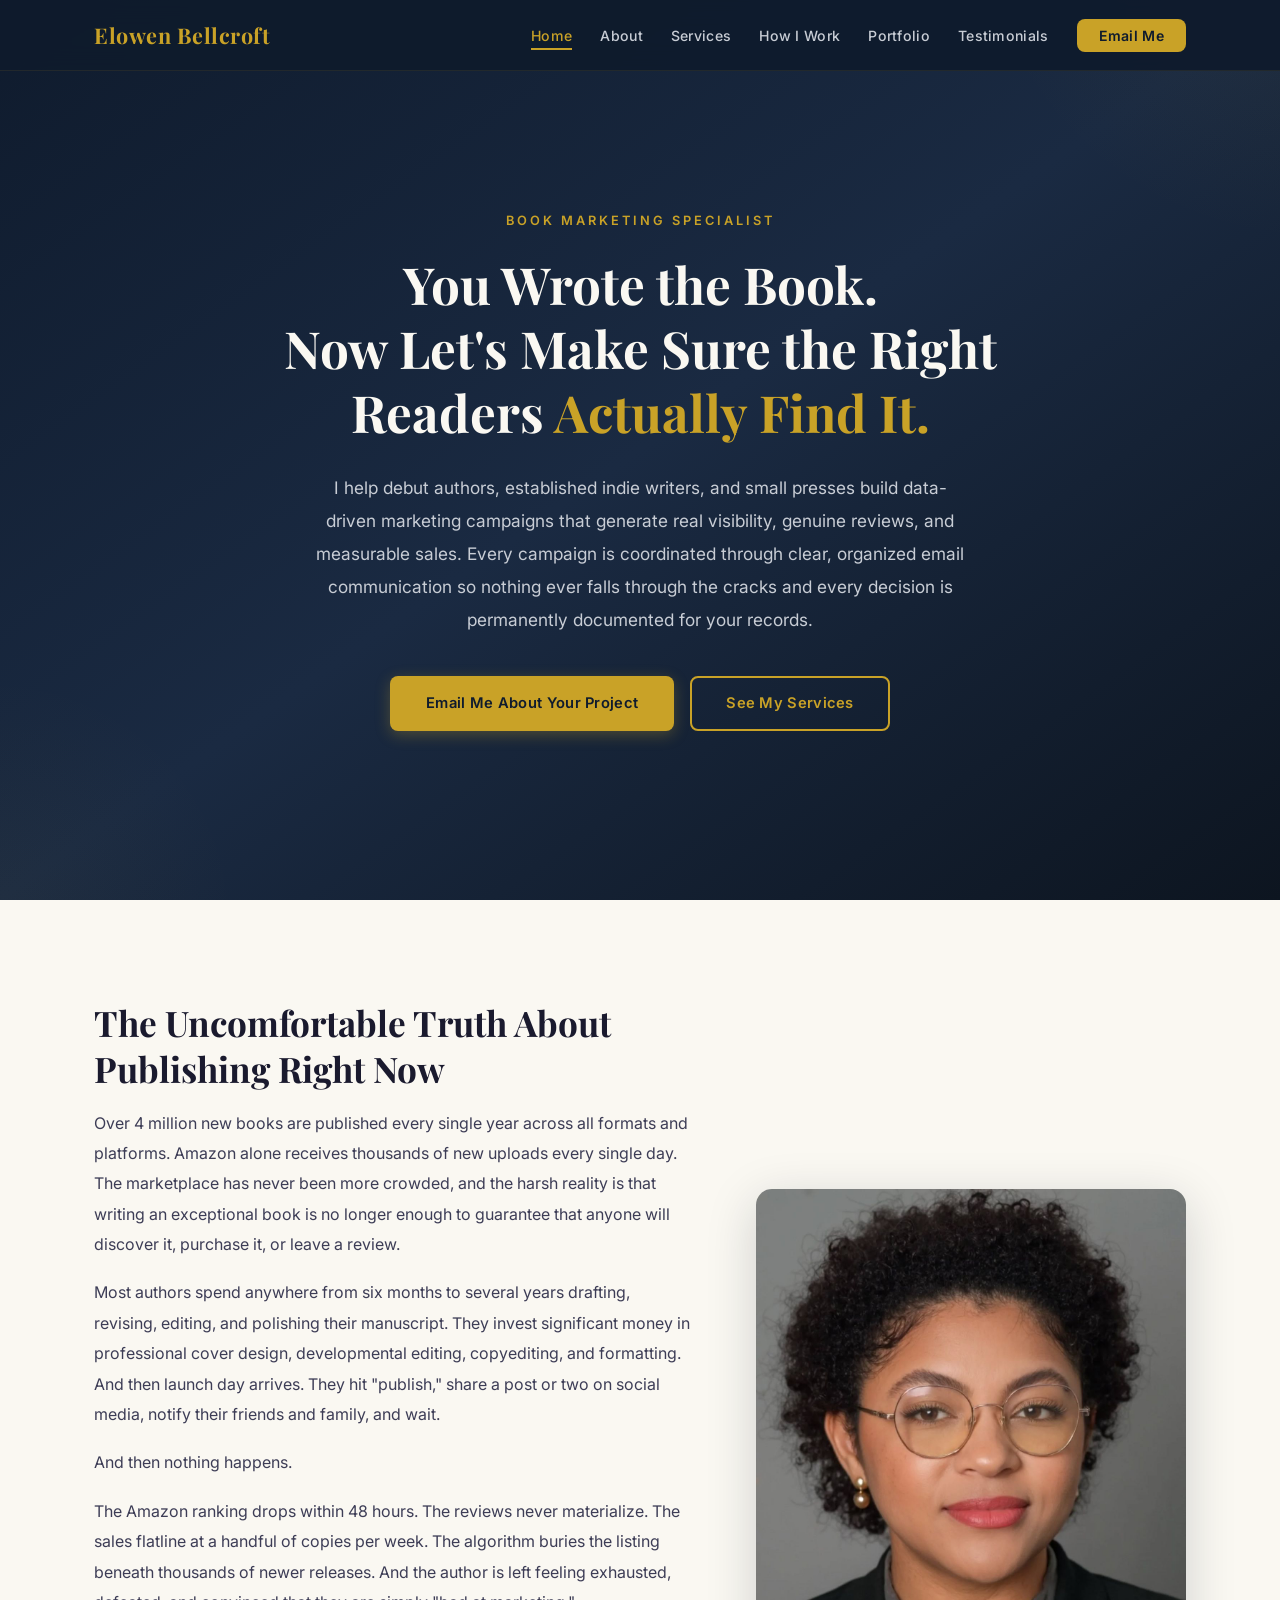
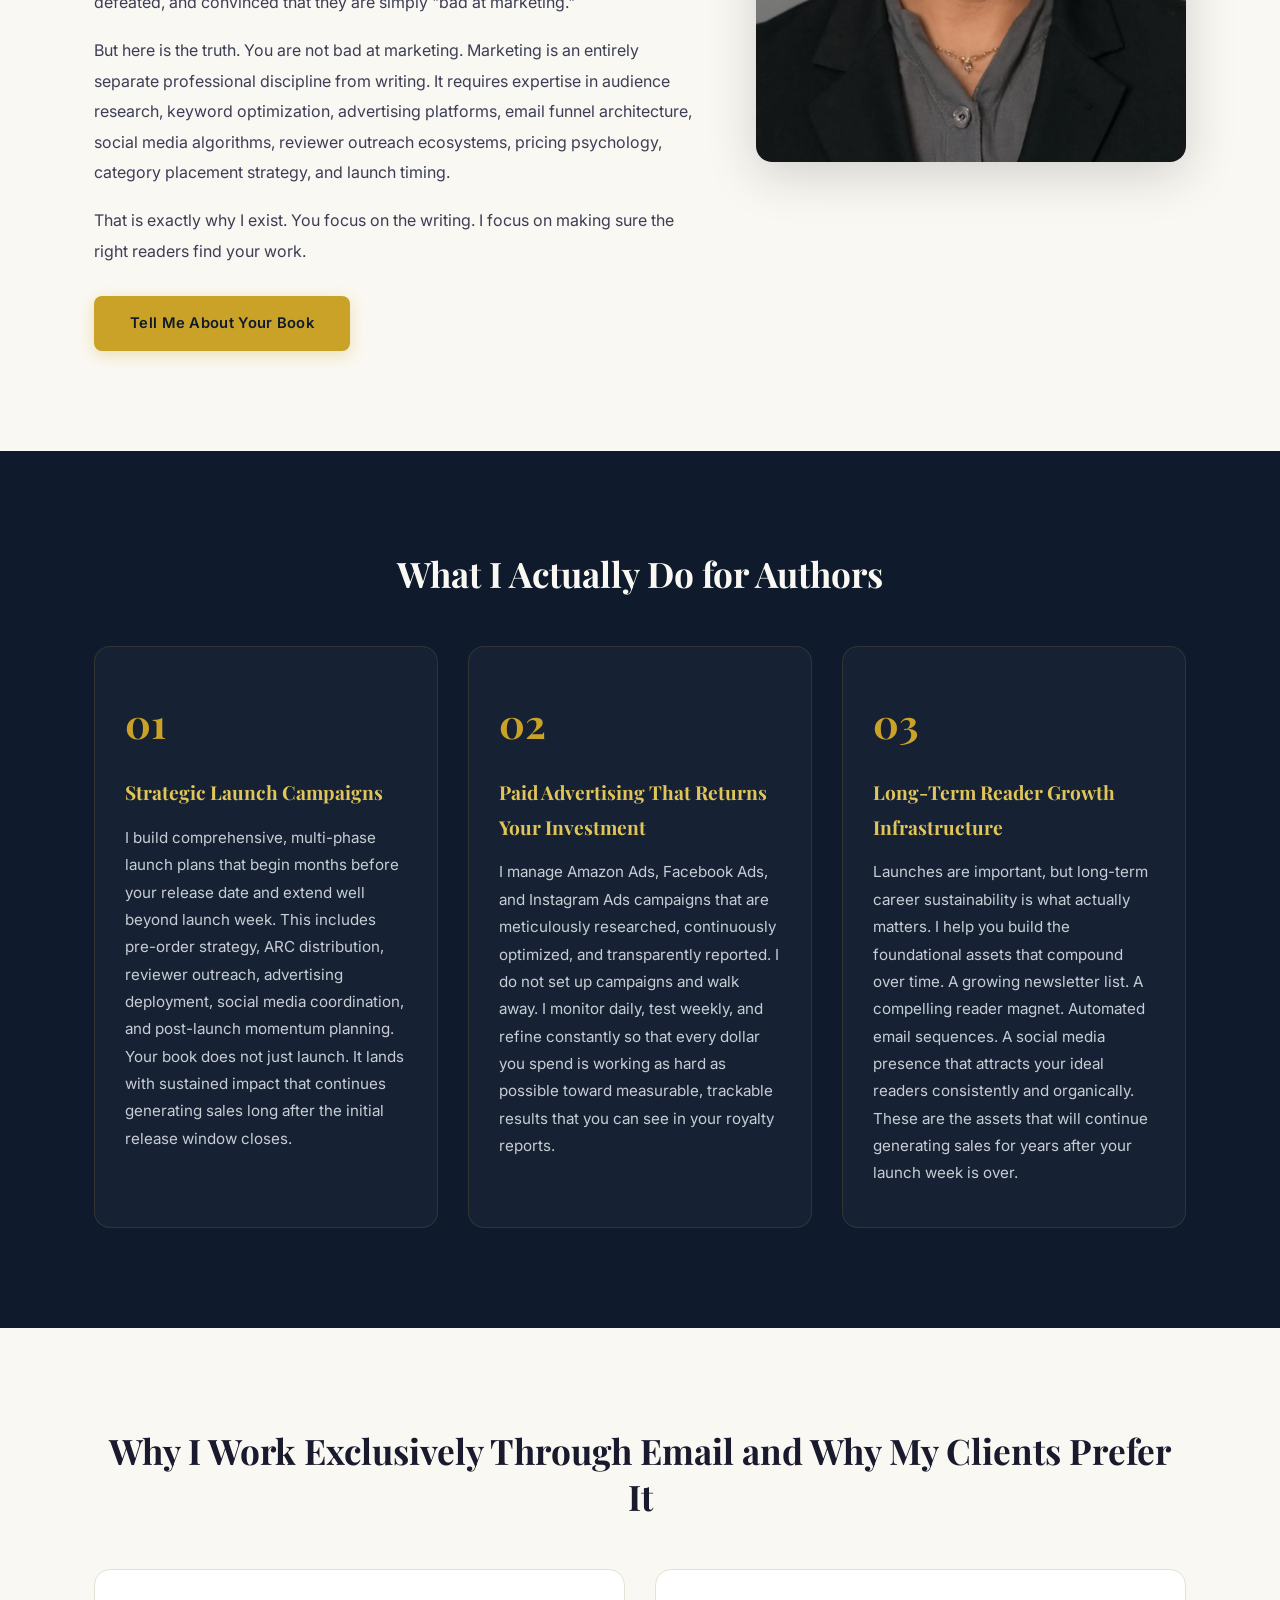
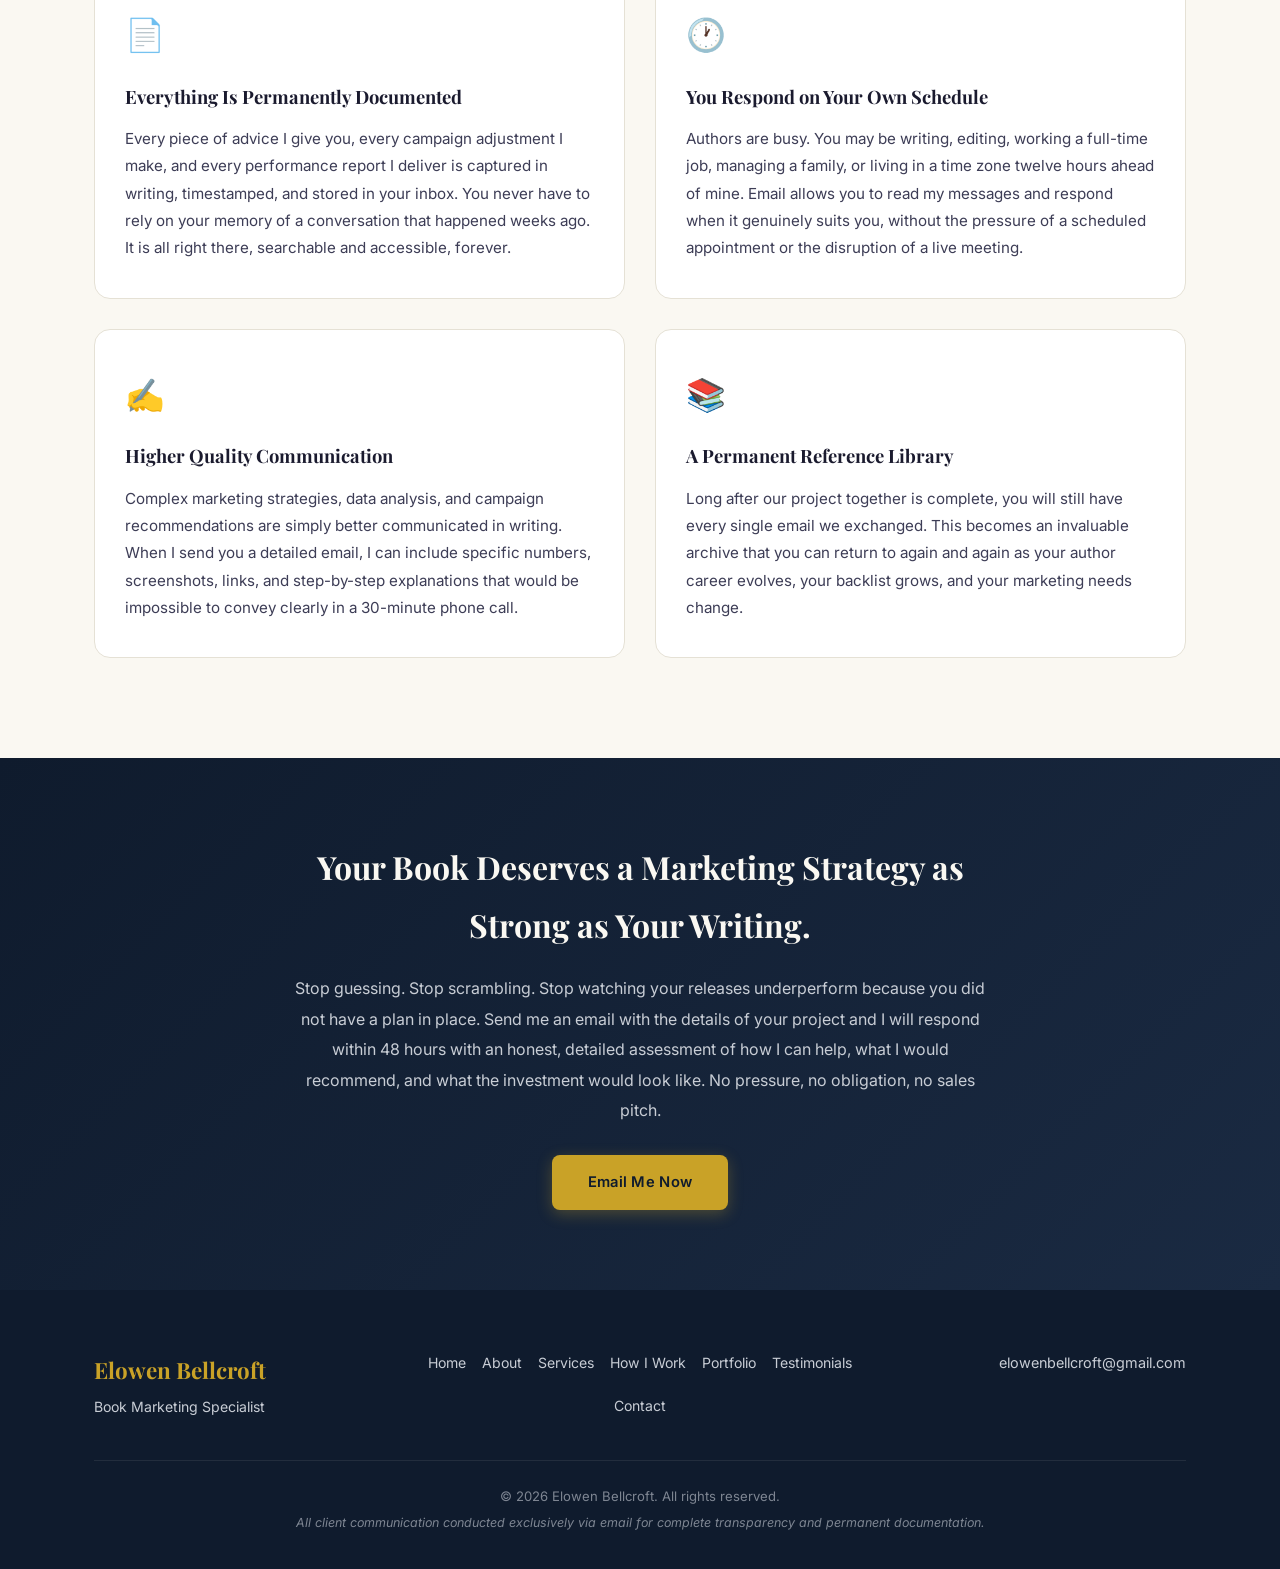
<file: index.html>
<!DOCTYPE html>
<html lang="en">
<head>
  <meta charset="UTF-8" />
  <meta name="viewport" content="width=device-width, initial-scale=1.0" />
  <title>Elowen Bellcroft | Book Marketing Specialist</title>
  <link rel="stylesheet" href="css/style.css" />
  <link rel="preconnect" href="https://fonts.googleapis.com" />
  <link href="https://fonts.googleapis.com/css2?family=Playfair+Display:wght@400;600;700&family=Inter:wght@300;400;500;600;700&display=swap" rel="stylesheet" />
</head>
<body>

  <nav id="navbar">
    <div class="nav-container">
      <a href="index.html" class="logo">Elowen Bellcroft</a>
      <ul class="nav-links" id="navLinks">
        <li><a href="index.html" class="active">Home</a></li>
        <li><a href="about.html">About</a></li>
        <li><a href="services.html">Services</a></li>
        <li><a href="process.html">How I Work</a></li>
        <li><a href="portfolio.html">Portfolio</a></li>
        <li><a href="testimonials.html">Testimonials</a></li>
        <li><a href="contact.html" class="btn-nav">Email Me</a></li>
      </ul>
      <button class="hamburger" id="hamburger" aria-label="Menu">
        <span></span><span></span><span></span>
      </button>
    </div>
  </nav>

  <section id="hero">
    <div class="hero-content animate-fade-up">
      <p class="hero-tag">Book Marketing Specialist</p>
      <h1>You Wrote the Book.<br>Now Let's Make Sure the Right Readers <span class="gold">Actually Find It.</span></h1>
      <p class="hero-sub">
        I help debut authors, established indie writers, and small presses build data-driven
        marketing campaigns that generate real visibility, genuine reviews, and measurable sales.
        Every campaign is coordinated through clear, organized email communication so nothing
        ever falls through the cracks and every decision is permanently documented for your records.
      </p>
      <div class="hero-buttons">
        <a href="contact.html" class="btn-primary">Email Me About Your Project</a>
        <a href="services.html" class="btn-outline">See My Services</a>
      </div>
    </div>
  </section>

  <section class="section" id="problem">
    <div class="container">
      <div class="split-section">
        <div class="split-text animate-slide-left">
          <h2 class="section-title left-align">The Uncomfortable Truth About Publishing Right Now</h2>
          <p>Over 4 million new books are published every single year across all formats and platforms. Amazon alone receives thousands of new uploads every single day. The marketplace has never been more crowded, and the harsh reality is that writing an exceptional book is no longer enough to guarantee that anyone will discover it, purchase it, or leave a review.</p>
          <p>Most authors spend anywhere from six months to several years drafting, revising, editing, and polishing their manuscript. They invest significant money in professional cover design, developmental editing, copyediting, and formatting. And then launch day arrives. They hit "publish," share a post or two on social media, notify their friends and family, and wait.</p>
          <p>And then nothing happens.</p>
          <p>The Amazon ranking drops within 48 hours. The reviews never materialize. The sales flatline at a handful of copies per week. The algorithm buries the listing beneath thousands of newer releases. And the author is left feeling exhausted, defeated, and convinced that they are simply "bad at marketing."</p>
          <p>But here is the truth. You are not bad at marketing. Marketing is an entirely separate professional discipline from writing. It requires expertise in audience research, keyword optimization, advertising platforms, email funnel architecture, social media algorithms, reviewer outreach ecosystems, pricing psychology, category placement strategy, and launch timing.</p>
          <p>That is exactly why I exist. You focus on the writing. I focus on making sure the right readers find your work.</p>
          <a href="contact.html" class="btn-primary">Tell Me About Your Book</a>
        </div>
        <div class="split-image animate-slide-right">
          <img src="images/Bellcroft.jpg" alt="Elowen Bellcroft" class="rounded-image" />
        </div>
      </div>
    </div>
  </section>

  <section class="section section-dark" id="pillars">
    <div class="container">
      <h2 class="section-title animate-fade-up">What I Actually Do for Authors</h2>
      <div class="pillars-grid">
        <div class="pillar-card animate-fade-up delay-1">
          <div class="pillar-number">01</div>
          <h3>Strategic Launch Campaigns</h3>
          <p>I build comprehensive, multi-phase launch plans that begin months before your release date and extend well beyond launch week. This includes pre-order strategy, ARC distribution, reviewer outreach, advertising deployment, social media coordination, and post-launch momentum planning. Your book does not just launch. It lands with sustained impact that continues generating sales long after the initial release window closes.</p>
        </div>
        <div class="pillar-card animate-fade-up delay-2">
          <div class="pillar-number">02</div>
          <h3>Paid Advertising That Returns Your Investment</h3>
          <p>I manage Amazon Ads, Facebook Ads, and Instagram Ads campaigns that are meticulously researched, continuously optimized, and transparently reported. I do not set up campaigns and walk away. I monitor daily, test weekly, and refine constantly so that every dollar you spend is working as hard as possible toward measurable, trackable results that you can see in your royalty reports.</p>
        </div>
        <div class="pillar-card animate-fade-up delay-3">
          <div class="pillar-number">03</div>
          <h3>Long-Term Reader Growth Infrastructure</h3>
          <p>Launches are important, but long-term career sustainability is what actually matters. I help you build the foundational assets that compound over time. A growing newsletter list. A compelling reader magnet. Automated email sequences. A social media presence that attracts your ideal readers consistently and organically. These are the assets that will continue generating sales for years after your launch week is over.</p>
        </div>
      </div>
    </div>
  </section>

  <section class="section" id="email-why">
    <div class="container">
      <h2 class="section-title animate-fade-up">Why I Work Exclusively Through Email and Why My Clients Prefer It</h2>
      <div class="email-grid">
        <div class="email-card animate-fade-up delay-1">
          <div class="email-icon">📄</div>
          <h3>Everything Is Permanently Documented</h3>
          <p>Every piece of advice I give you, every campaign adjustment I make, and every performance report I deliver is captured in writing, timestamped, and stored in your inbox. You never have to rely on your memory of a conversation that happened weeks ago. It is all right there, searchable and accessible, forever.</p>
        </div>
        <div class="email-card animate-fade-up delay-2">
          <div class="email-icon">🕐</div>
          <h3>You Respond on Your Own Schedule</h3>
          <p>Authors are busy. You may be writing, editing, working a full-time job, managing a family, or living in a time zone twelve hours ahead of mine. Email allows you to read my messages and respond when it genuinely suits you, without the pressure of a scheduled appointment or the disruption of a live meeting.</p>
        </div>
        <div class="email-card animate-fade-up delay-3">
          <div class="email-icon">✍️</div>
          <h3>Higher Quality Communication</h3>
          <p>Complex marketing strategies, data analysis, and campaign recommendations are simply better communicated in writing. When I send you a detailed email, I can include specific numbers, screenshots, links, and step-by-step explanations that would be impossible to convey clearly in a 30-minute phone call.</p>
        </div>
        <div class="email-card animate-fade-up delay-4">
          <div class="email-icon">📚</div>
          <h3>A Permanent Reference Library</h3>
          <p>Long after our project together is complete, you will still have every single email we exchanged. This becomes an invaluable archive that you can return to again and again as your author career evolves, your backlist grows, and your marketing needs change.</p>
        </div>
      </div>
    </div>
  </section>

  <section class="cta-banner">
    <div class="container animate-fade-up">
      <h2>Your Book Deserves a Marketing Strategy as Strong as Your Writing.</h2>
      <p>Stop guessing. Stop scrambling. Stop watching your releases underperform because you did not have a plan in place. Send me an email with the details of your project and I will respond within 48 hours with an honest, detailed assessment of how I can help, what I would recommend, and what the investment would look like. No pressure, no obligation, no sales pitch.</p>
      <a href="contact.html" class="btn-primary">Email Me Now</a>
    </div>
  </section>

  <footer>
    <div class="container footer-content">
      <div class="footer-top">
        <div class="footer-brand">
          <p class="footer-logo">Elowen Bellcroft</p>
          <p class="footer-tagline">Book Marketing Specialist</p>
        </div>
        <div class="footer-nav">
          <a href="index.html">Home</a>
          <a href="about.html">About</a>
          <a href="services.html">Services</a>
          <a href="process.html">How I Work</a>
          <a href="portfolio.html">Portfolio</a>
          <a href="testimonials.html">Testimonials</a>
          <a href="contact.html">Contact</a>
        </div>
        <div class="footer-contact-info">
          <p>elowenbellcroft@gmail.com</p>
        </div>
      </div>
      <div class="footer-bottom">
        <p>&copy; 2026 Elowen Bellcroft. All rights reserved.</p>
        <p class="footer-note">All client communication conducted exclusively via email for complete transparency and permanent documentation.</p>
      </div>
    </div>
  </footer>

  <script src="js/script.js"></script>
</body>
</html>
</file>
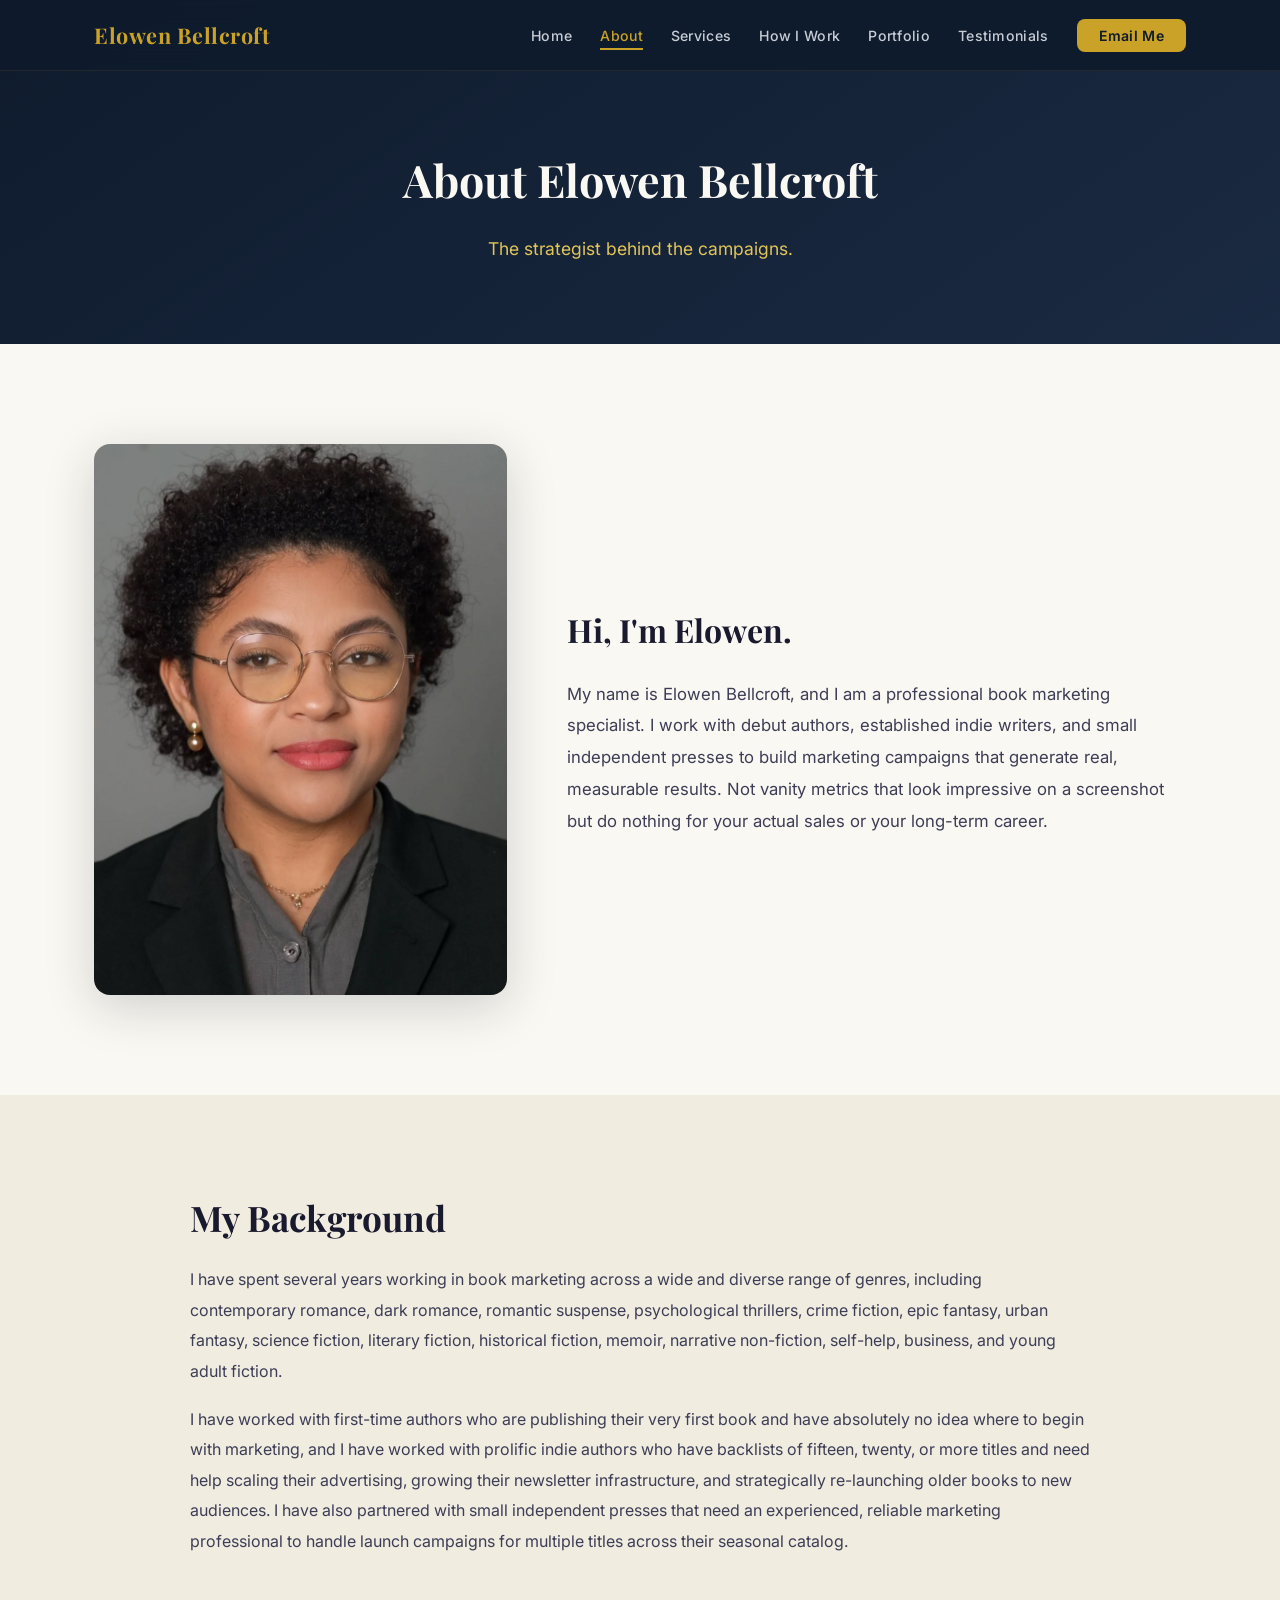
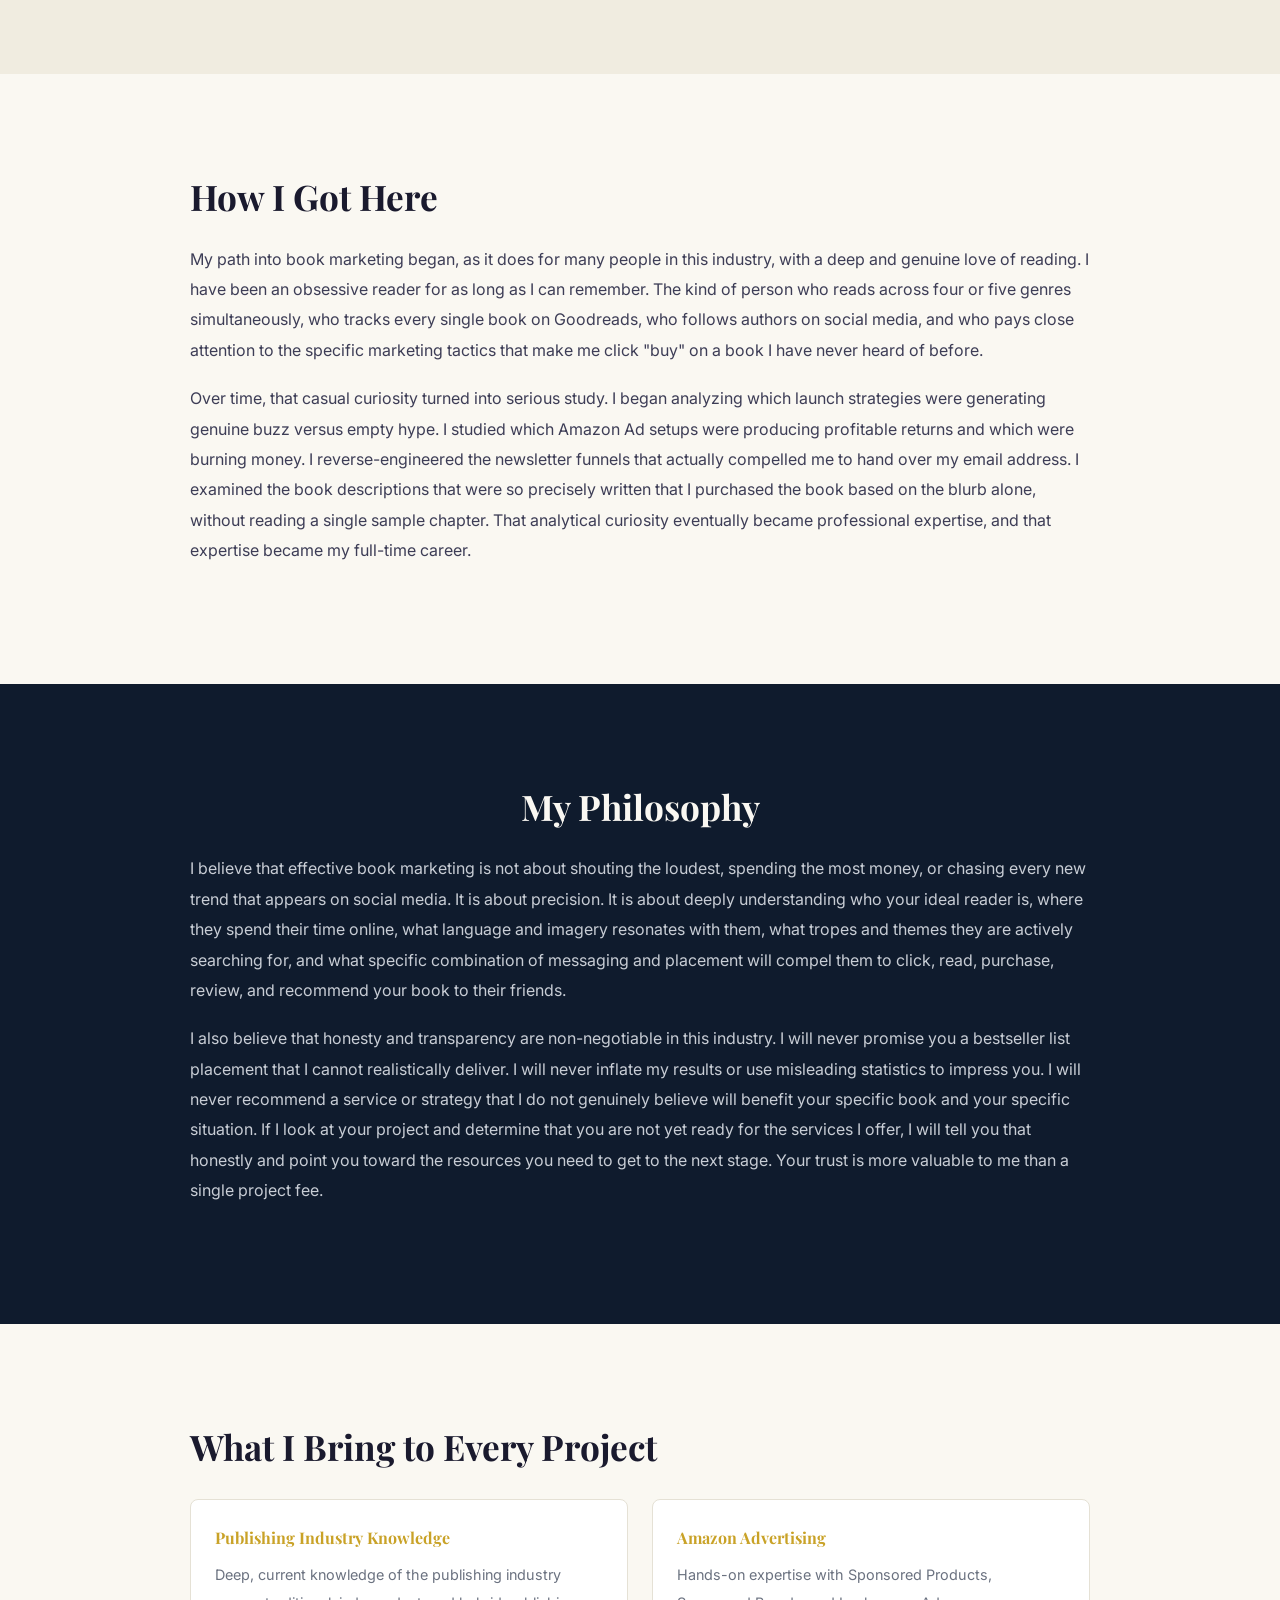
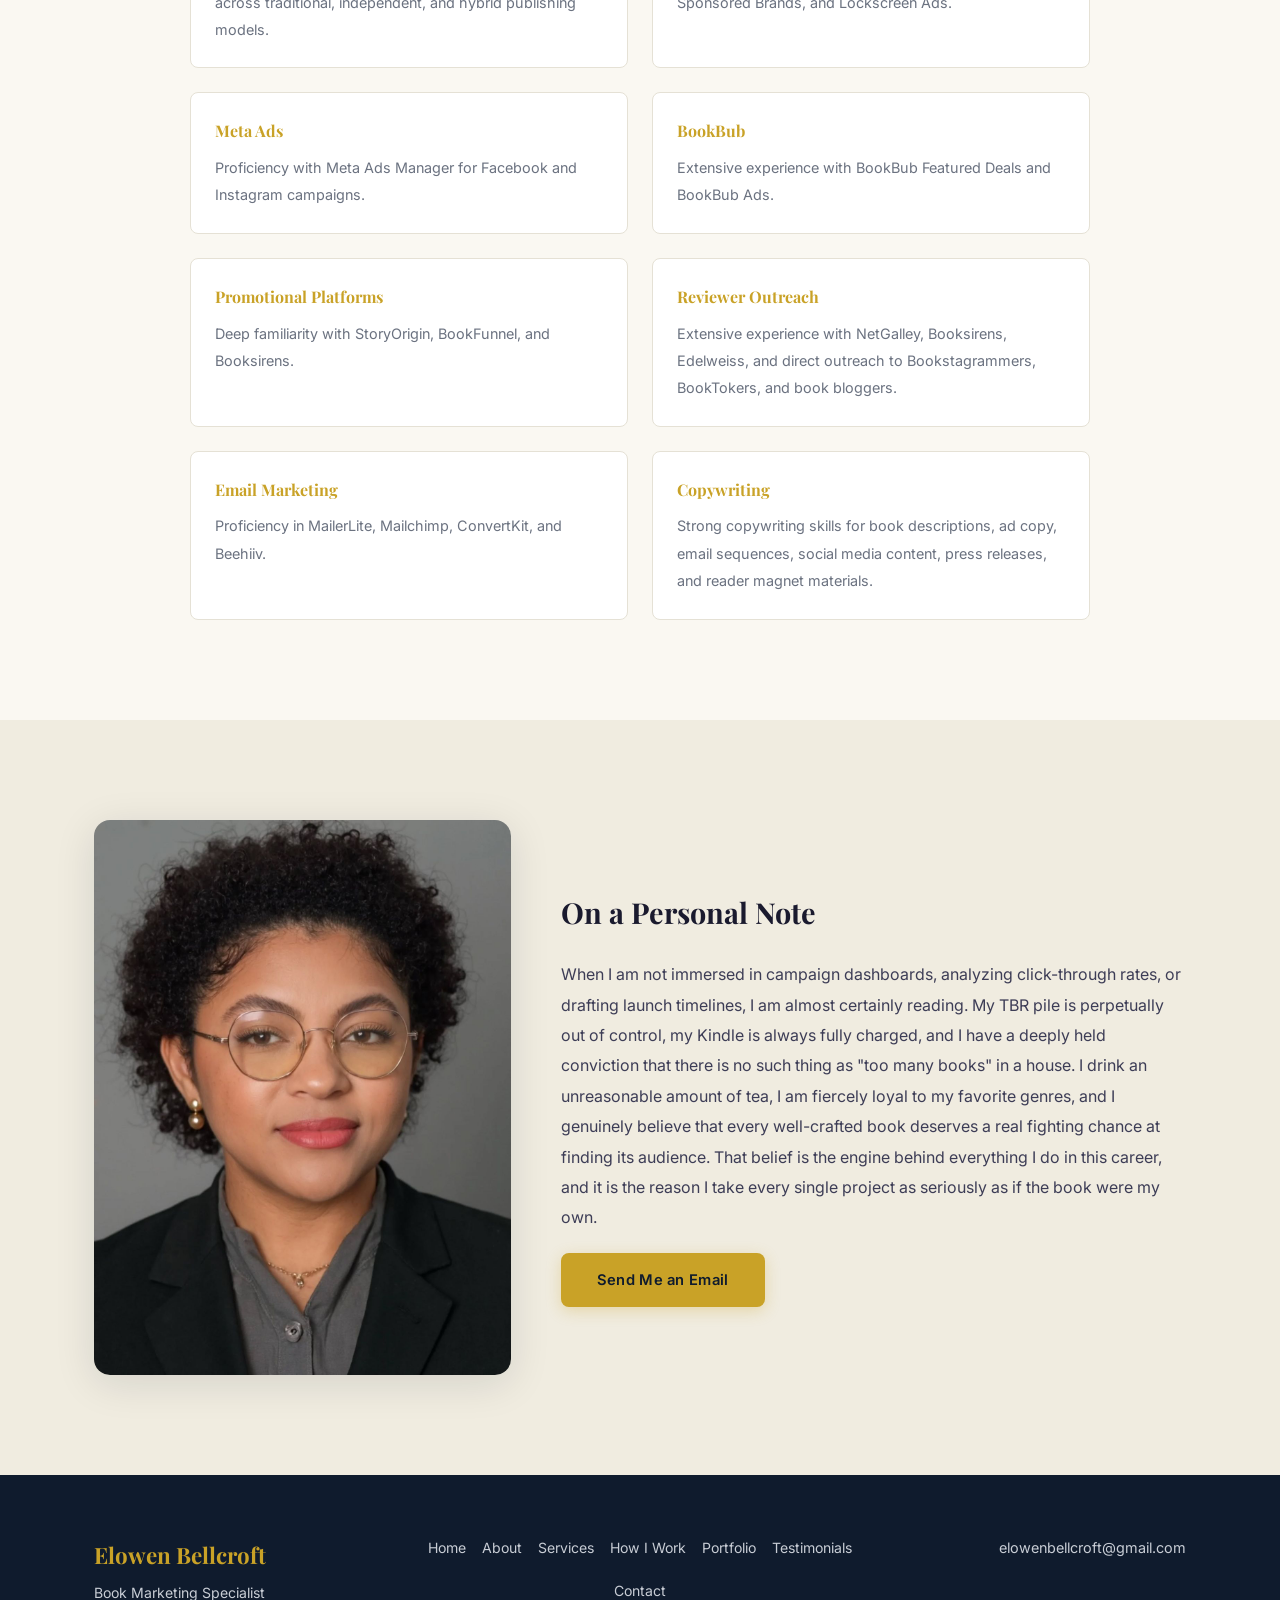
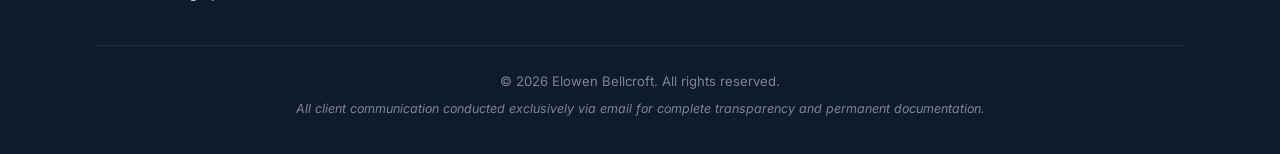
<file: about.html>
<!DOCTYPE html>
<html lang="en">
<head>
  <meta charset="UTF-8" />
  <meta name="viewport" content="width=device-width, initial-scale=1.0" />
  <title>About | Elowen Bellcroft</title>
  <link rel="stylesheet" href="css/style.css" />
  <link rel="preconnect" href="https://fonts.googleapis.com" />
  <link href="https://fonts.googleapis.com/css2?family=Playfair+Display:wght@400;600;700&family=Inter:wght@300;400;500;600;700&display=swap" rel="stylesheet" />
</head>
<body>

  <nav id="navbar">
    <div class="nav-container">
      <a href="index.html" class="logo">Elowen Bellcroft</a>
      <ul class="nav-links" id="navLinks">
        <li><a href="index.html">Home</a></li>
        <li><a href="about.html" class="active">About</a></li>
        <li><a href="services.html">Services</a></li>
        <li><a href="process.html">How I Work</a></li>
        <li><a href="portfolio.html">Portfolio</a></li>
        <li><a href="testimonials.html">Testimonials</a></li>
        <li><a href="contact.html" class="btn-nav">Email Me</a></li>
      </ul>
      <button class="hamburger" id="hamburger" aria-label="Menu">
        <span></span><span></span><span></span>
      </button>
    </div>
  </nav>

  <section class="page-hero">
    <div class="page-hero-content animate-fade-up">
      <h1>About Elowen Bellcroft</h1>
      <p>The strategist behind the campaigns.</p>
    </div>
  </section>

  <section class="section">
    <div class="container">
      <div class="about-intro animate-fade-up">
        <div class="about-image-wrapper">
          <img src="images/Bellcroft.jpg" alt="Elowen Bellcroft" class="about-main-image" />
        </div>
        <div class="about-intro-text">
          <h2>Hi, I'm Elowen.</h2>
          <p>My name is Elowen Bellcroft, and I am a professional book marketing specialist. I work with debut authors, established indie writers, and small independent presses to build marketing campaigns that generate real, measurable results. Not vanity metrics that look impressive on a screenshot but do nothing for your actual sales or your long-term career.</p>
        </div>
      </div>
    </div>
  </section>

  <section class="section section-light">
    <div class="container">
      <div class="content-block animate-slide-left">
        <h2 class="section-title left-align">My Background</h2>
        <p>I have spent several years working in book marketing across a wide and diverse range of genres, including contemporary romance, dark romance, romantic suspense, psychological thrillers, crime fiction, epic fantasy, urban fantasy, science fiction, literary fiction, historical fiction, memoir, narrative non-fiction, self-help, business, and young adult fiction.</p>
        <p>I have worked with first-time authors who are publishing their very first book and have absolutely no idea where to begin with marketing, and I have worked with prolific indie authors who have backlists of fifteen, twenty, or more titles and need help scaling their advertising, growing their newsletter infrastructure, and strategically re-launching older books to new audiences. I have also partnered with small independent presses that need an experienced, reliable marketing professional to handle launch campaigns for multiple titles across their seasonal catalog.</p>
      </div>
    </div>
  </section>

  <section class="section">
    <div class="container">
      <div class="content-block animate-slide-right">
        <h2 class="section-title left-align">How I Got Here</h2>
        <p>My path into book marketing began, as it does for many people in this industry, with a deep and genuine love of reading. I have been an obsessive reader for as long as I can remember. The kind of person who reads across four or five genres simultaneously, who tracks every single book on Goodreads, who follows authors on social media, and who pays close attention to the specific marketing tactics that make me click "buy" on a book I have never heard of before.</p>
        <p>Over time, that casual curiosity turned into serious study. I began analyzing which launch strategies were generating genuine buzz versus empty hype. I studied which Amazon Ad setups were producing profitable returns and which were burning money. I reverse-engineered the newsletter funnels that actually compelled me to hand over my email address. I examined the book descriptions that were so precisely written that I purchased the book based on the blurb alone, without reading a single sample chapter. That analytical curiosity eventually became professional expertise, and that expertise became my full-time career.</p>
      </div>
    </div>
  </section>

  <section class="section section-dark">
    <div class="container">
      <div class="content-block animate-fade-up">
        <h2 class="section-title">My Philosophy</h2>
        <p>I believe that effective book marketing is not about shouting the loudest, spending the most money, or chasing every new trend that appears on social media. It is about precision. It is about deeply understanding who your ideal reader is, where they spend their time online, what language and imagery resonates with them, what tropes and themes they are actively searching for, and what specific combination of messaging and placement will compel them to click, read, purchase, review, and recommend your book to their friends.</p>
        <p>I also believe that honesty and transparency are non-negotiable in this industry. I will never promise you a bestseller list placement that I cannot realistically deliver. I will never inflate my results or use misleading statistics to impress you. I will never recommend a service or strategy that I do not genuinely believe will benefit your specific book and your specific situation. If I look at your project and determine that you are not yet ready for the services I offer, I will tell you that honestly and point you toward the resources you need to get to the next stage. Your trust is more valuable to me than a single project fee.</p>
      </div>
    </div>
  </section>

  <section class="section">
    <div class="container">
      <div class="content-block animate-fade-up">
        <h2 class="section-title left-align">What I Bring to Every Project</h2>
        <div class="skills-grid">
          <div class="skill-item">
            <h4>Publishing Industry Knowledge</h4>
            <p>Deep, current knowledge of the publishing industry across traditional, independent, and hybrid publishing models.</p>
          </div>
          <div class="skill-item">
            <h4>Amazon Advertising</h4>
            <p>Hands-on expertise with Sponsored Products, Sponsored Brands, and Lockscreen Ads.</p>
          </div>
          <div class="skill-item">
            <h4>Meta Ads</h4>
            <p>Proficiency with Meta Ads Manager for Facebook and Instagram campaigns.</p>
          </div>
          <div class="skill-item">
            <h4>BookBub</h4>
            <p>Extensive experience with BookBub Featured Deals and BookBub Ads.</p>
          </div>
          <div class="skill-item">
            <h4>Promotional Platforms</h4>
            <p>Deep familiarity with StoryOrigin, BookFunnel, and Booksirens.</p>
          </div>
          <div class="skill-item">
            <h4>Reviewer Outreach</h4>
            <p>Extensive experience with NetGalley, Booksirens, Edelweiss, and direct outreach to Bookstagrammers, BookTokers, and book bloggers.</p>
          </div>
          <div class="skill-item">
            <h4>Email Marketing</h4>
            <p>Proficiency in MailerLite, Mailchimp, ConvertKit, and Beehiiv.</p>
          </div>
          <div class="skill-item">
            <h4>Copywriting</h4>
            <p>Strong copywriting skills for book descriptions, ad copy, email sequences, social media content, press releases, and reader magnet materials.</p>
          </div>
        </div>
      </div>
    </div>
  </section>

  <section class="section section-light">
    <div class="container">
      <div class="about-personal animate-fade-up">
        <img src="images/Bellcroft.jpg" alt="Elowen Bellcroft" class="personal-image" />
        <div class="personal-text">
          <h2>On a Personal Note</h2>
          <p>When I am not immersed in campaign dashboards, analyzing click-through rates, or drafting launch timelines, I am almost certainly reading. My TBR pile is perpetually out of control, my Kindle is always fully charged, and I have a deeply held conviction that there is no such thing as "too many books" in a house. I drink an unreasonable amount of tea, I am fiercely loyal to my favorite genres, and I genuinely believe that every well-crafted book deserves a real fighting chance at finding its audience. That belief is the engine behind everything I do in this career, and it is the reason I take every single project as seriously as if the book were my own.</p>
          <a href="contact.html" class="btn-primary">Send Me an Email</a>
        </div>
      </div>
    </div>
  </section>

  <footer>
    <div class="container footer-content">
      <div class="footer-top">
        <div class="footer-brand">
          <p class="footer-logo">Elowen Bellcroft</p>
          <p class="footer-tagline">Book Marketing Specialist</p>
        </div>
        <div class="footer-nav">
          <a href="index.html">Home</a>
          <a href="about.html">About</a>
          <a href="services.html">Services</a>
          <a href="process.html">How I Work</a>
          <a href="portfolio.html">Portfolio</a>
          <a href="testimonials.html">Testimonials</a>
          <a href="contact.html">Contact</a>
        </div>
        <div class="footer-contact-info">
          <p>elowenbellcroft@gmail.com</p>
        </div>
      </div>
      <div class="footer-bottom">
        <p>&copy; 2026 Elowen Bellcroft. All rights reserved.</p>
        <p class="footer-note">All client communication conducted exclusively via email for complete transparency and permanent documentation.</p>
      </div>
    </div>
  </footer>

  <script src="js/script.js"></script>
</body>
</html>
</file>
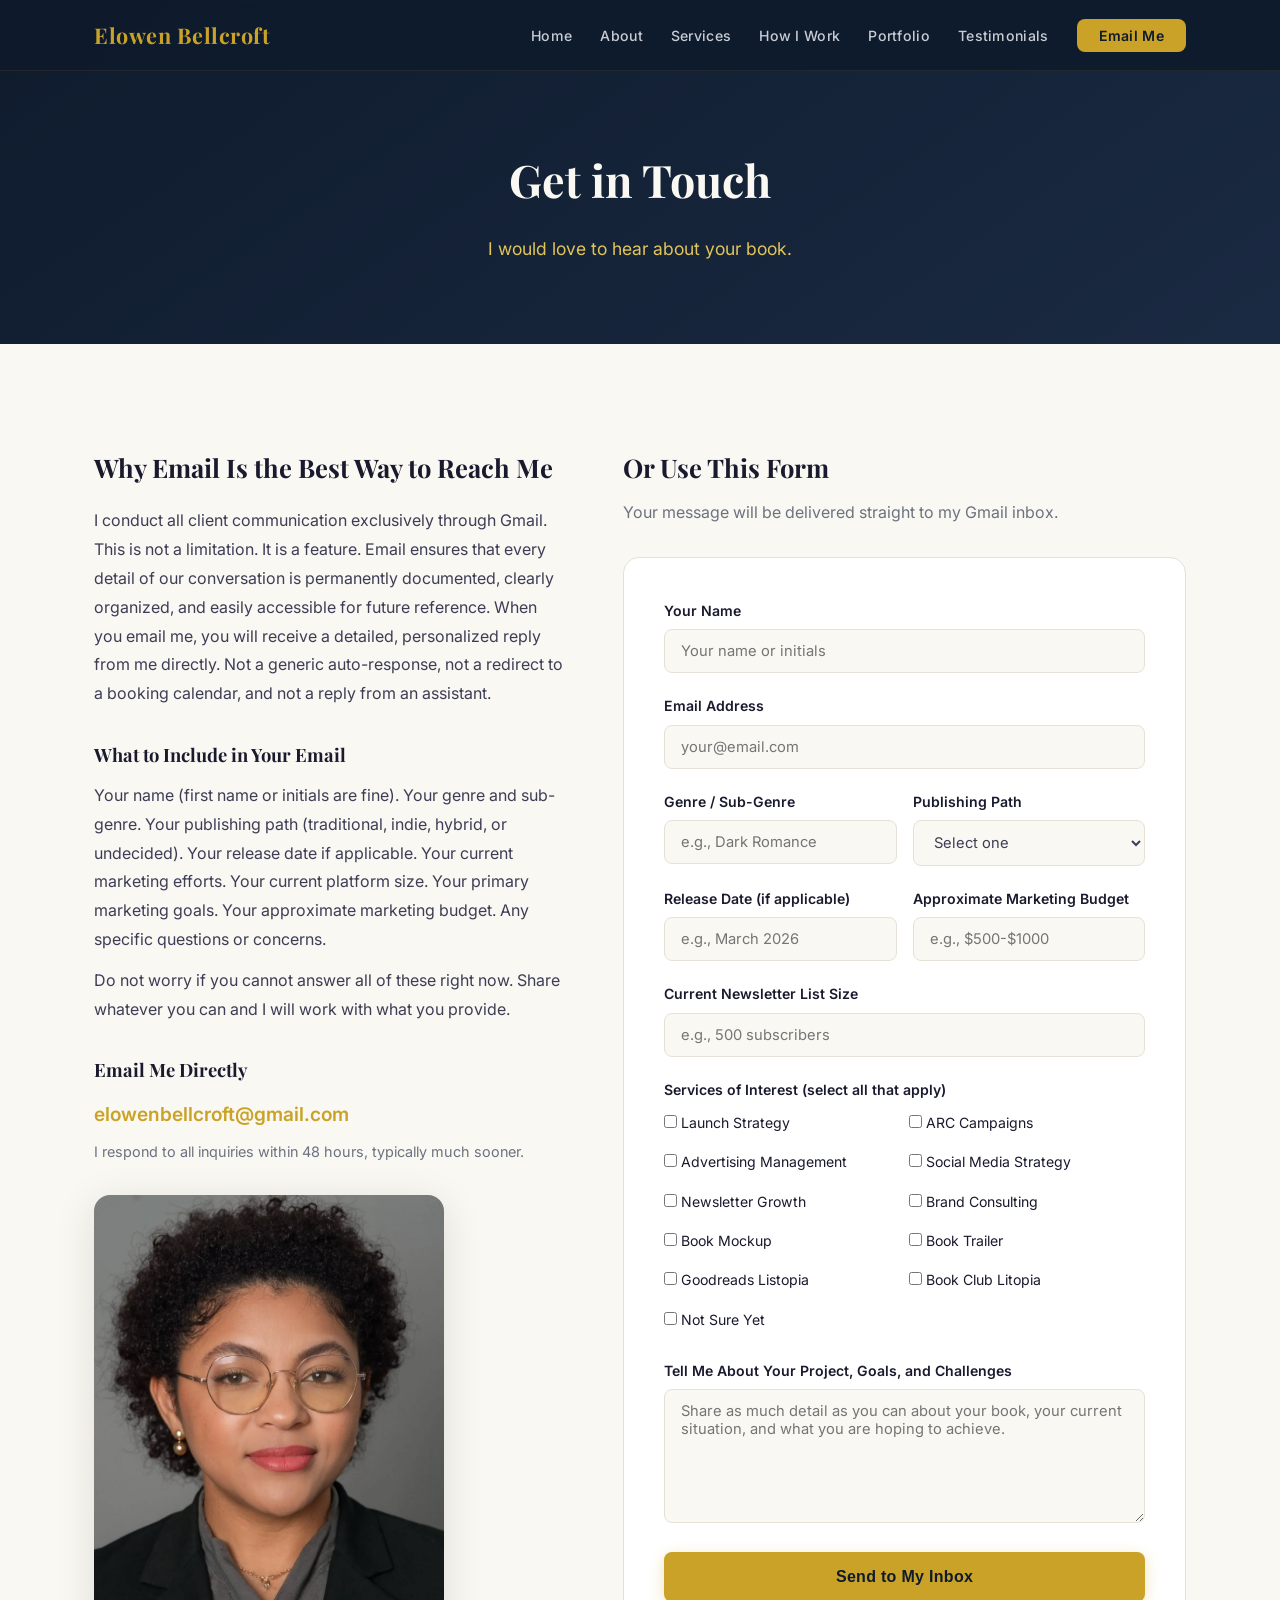
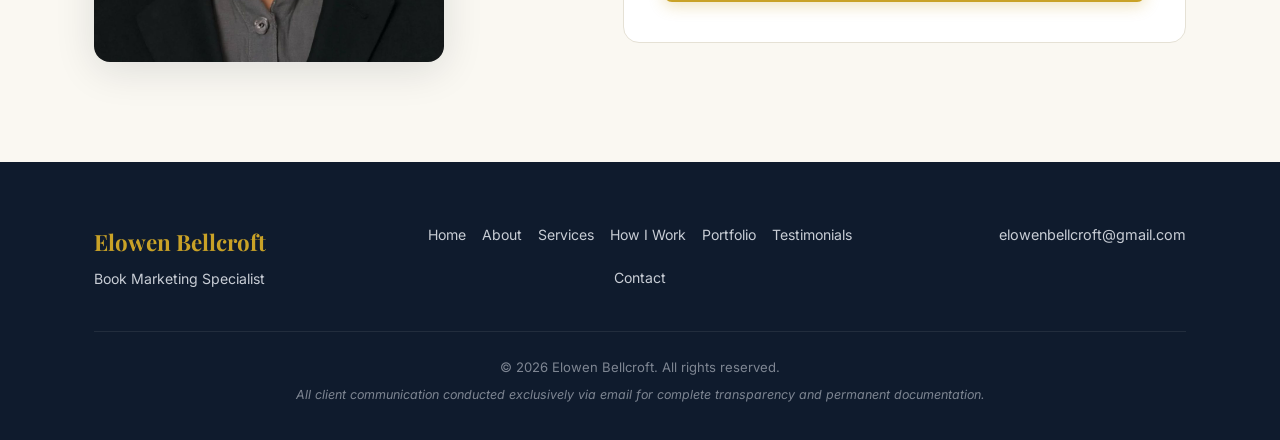
<file: contact.html>
<!DOCTYPE html>
<html lang="en">
<head>
  <meta charset="UTF-8" />
  <meta name="viewport" content="width=device-width, initial-scale=1.0" />
  <title>Contact | Elowen Bellcroft</title>
  <link rel="stylesheet" href="css/style.css" />
  <link rel="preconnect" href="https://fonts.googleapis.com" />
  <link href="https://fonts.googleapis.com/css2?family=Playfair+Display:wght@400;600;700&family=Inter:wght@300;400;500;600;700&display=swap" rel="stylesheet" />
</head>
<body>

  <nav id="navbar">
    <div class="nav-container">
      <a href="index.html" class="logo">Elowen Bellcroft</a>
      <ul class="nav-links" id="navLinks">
        <li><a href="index.html">Home</a></li>
        <li><a href="about.html">About</a></li>
        <li><a href="services.html">Services</a></li>
        <li><a href="process.html">How I Work</a></li>
        <li><a href="portfolio.html">Portfolio</a></li>
        <li><a href="testimonials.html">Testimonials</a></li>
        <li><a href="contact.html" class="btn-nav active">Email Me</a></li>
      </ul>
      <button class="hamburger" id="hamburger" aria-label="Menu">
        <span></span><span></span><span></span>
      </button>
    </div>
  </nav>

  <section class="page-hero">
    <div class="page-hero-content animate-fade-up">
      <h1>Get in Touch</h1>
      <p>I would love to hear about your book.</p>
    </div>
  </section>

  <section class="section">
    <div class="container">
      <div class="contact-layout">
        <div class="contact-info animate-slide-left">
          <h2>Why Email Is the Best Way to Reach Me</h2>
          <p>I conduct all client communication exclusively through Gmail. This is not a limitation. It is a feature. Email ensures that every detail of our conversation is permanently documented, clearly organized, and easily accessible for future reference. When you email me, you will receive a detailed, personalized reply from me directly. Not a generic auto-response, not a redirect to a booking calendar, and not a reply from an assistant.</p>

          <h3>What to Include in Your Email</h3>
          <p>Your name (first name or initials are fine). Your genre and sub-genre. Your publishing path (traditional, indie, hybrid, or undecided). Your release date if applicable. Your current marketing efforts. Your current platform size. Your primary marketing goals. Your approximate marketing budget. Any specific questions or concerns.</p>
          <p>Do not worry if you cannot answer all of these right now. Share whatever you can and I will work with what you provide.</p>

          <div class="contact-direct">
            <h3>Email Me Directly</h3>
            <a href="mailto:elowenbellcroft@gmail.com" class="email-link">elowenbellcroft@gmail.com</a>
            <p class="response-time">I respond to all inquiries within 48 hours, typically much sooner.</p>
          </div>

          <img src="images/Bellcroft.jpg" alt="Elowen Bellcroft" class="contact-image" />
        </div>

        <div class="contact-form-wrapper animate-slide-right">
          <h2>Or Use This Form</h2>
          <p>Your message will be delivered straight to my Gmail inbox.</p>
          <form action="https://formspree.io/f/mwlknvnz" method="POST" class="contact-form">
            <div class="form-group">
              <label for="name">Your Name</label>
              <input type="text" id="name" name="name" required placeholder="Your name or initials" />
            </div>
            <div class="form-group">
              <label for="email">Email Address</label>
              <input type="email" id="email" name="email" required placeholder="your@email.com" />
            </div>
            <div class="form-row">
              <div class="form-group">
                <label for="genre">Genre / Sub-Genre</label>
                <input type="text" id="genre" name="genre" placeholder="e.g., Dark Romance" />
              </div>
              <div class="form-group">
                <label for="publishing">Publishing Path</label>
                <select id="publishing" name="publishing">
                  <option value="">Select one</option>
                  <option value="Traditional">Traditional</option>
                  <option value="Indie">Indie / Self-Published</option>
                  <option value="Hybrid">Hybrid</option>
                  <option value="Undecided">Undecided</option>
                </select>
              </div>
            </div>
            <div class="form-row">
              <div class="form-group">
                <label for="release">Release Date (if applicable)</label>
                <input type="text" id="release" name="release" placeholder="e.g., March 2026" />
              </div>
              <div class="form-group">
                <label for="budget">Approximate Marketing Budget</label>
                <input type="text" id="budget" name="budget" placeholder="e.g., $500-$1000" />
              </div>
            </div>
            <div class="form-group">
              <label for="newsletter-size">Current Newsletter List Size</label>
              <input type="text" id="newsletter-size" name="newsletter_size" placeholder="e.g., 500 subscribers" />
            </div>
            <div class="form-group">
              <label>Services of Interest (select all that apply)</label>
              <div class="checkbox-grid">
                <label class="checkbox-label"><input type="checkbox" name="services[]" value="Launch Strategy" /> Launch Strategy</label>
                <label class="checkbox-label"><input type="checkbox" name="services[]" value="ARC Campaigns" /> ARC Campaigns</label>
                <label class="checkbox-label"><input type="checkbox" name="services[]" value="Advertising" /> Advertising Management</label>
                <label class="checkbox-label"><input type="checkbox" name="services[]" value="Social Media" /> Social Media Strategy</label>
                <label class="checkbox-label"><input type="checkbox" name="services[]" value="Newsletter" /> Newsletter Growth</label>
                <label class="checkbox-label"><input type="checkbox" name="services[]" value="Brand Consulting" /> Brand Consulting</label>
                <label class="checkbox-label"><input type="checkbox" name="services[]" value="Book Mockup" /> Book Mockup</label>
                <label class="checkbox-label"><input type="checkbox" name="services[]" value="Book Trailer" /> Book Trailer</label>
                <label class="checkbox-label"><input type="checkbox" name="services[]" value="Goodreads Listopia" /> Goodreads Listopia</label>
                <label class="checkbox-label"><input type="checkbox" name="services[]" value="Book Club Litopia" /> Book Club Litopia</label>
                <label class="checkbox-label"><input type="checkbox" name="services[]" value="Not Sure" /> Not Sure Yet</label>
              </div>
            </div>
            <div class="form-group">
              <label for="message">Tell Me About Your Project, Goals, and Challenges</label>
              <textarea id="message" name="message" rows="6" required placeholder="Share as much detail as you can about your book, your current situation, and what you are hoping to achieve."></textarea>
            </div>
            <button type="submit" class="btn-primary btn-full">Send to My Inbox</button>
          </form>
        </div>
      </div>
    </div>
  </section>

  <footer>
    <div class="container footer-content">
      <div class="footer-top">
        <div class="footer-brand">
          <p class="footer-logo">Elowen Bellcroft</p>
          <p class="footer-tagline">Book Marketing Specialist</p>
        </div>
        <div class="footer-nav">
          <a href="index.html">Home</a>
          <a href="about.html">About</a>
          <a href="services.html">Services</a>
          <a href="process.html">How I Work</a>
          <a href="portfolio.html">Portfolio</a>
          <a href="testimonials.html">Testimonials</a>
          <a href="contact.html">Contact</a>
        </div>
        <div class="footer-contact-info">
          <p>elowenbellcroft@gmail.com</p>
        </div>
      </div>
      <div class="footer-bottom">
        <p>&copy; 2026 Elowen Bellcroft. All rights reserved.</p>
        <p class="footer-note">All client communication conducted exclusively via email for complete transparency and permanent documentation.</p>
      </div>
    </div>
  </footer>

  <script src="js/script.js"></script>
</body>
</html>
</file>
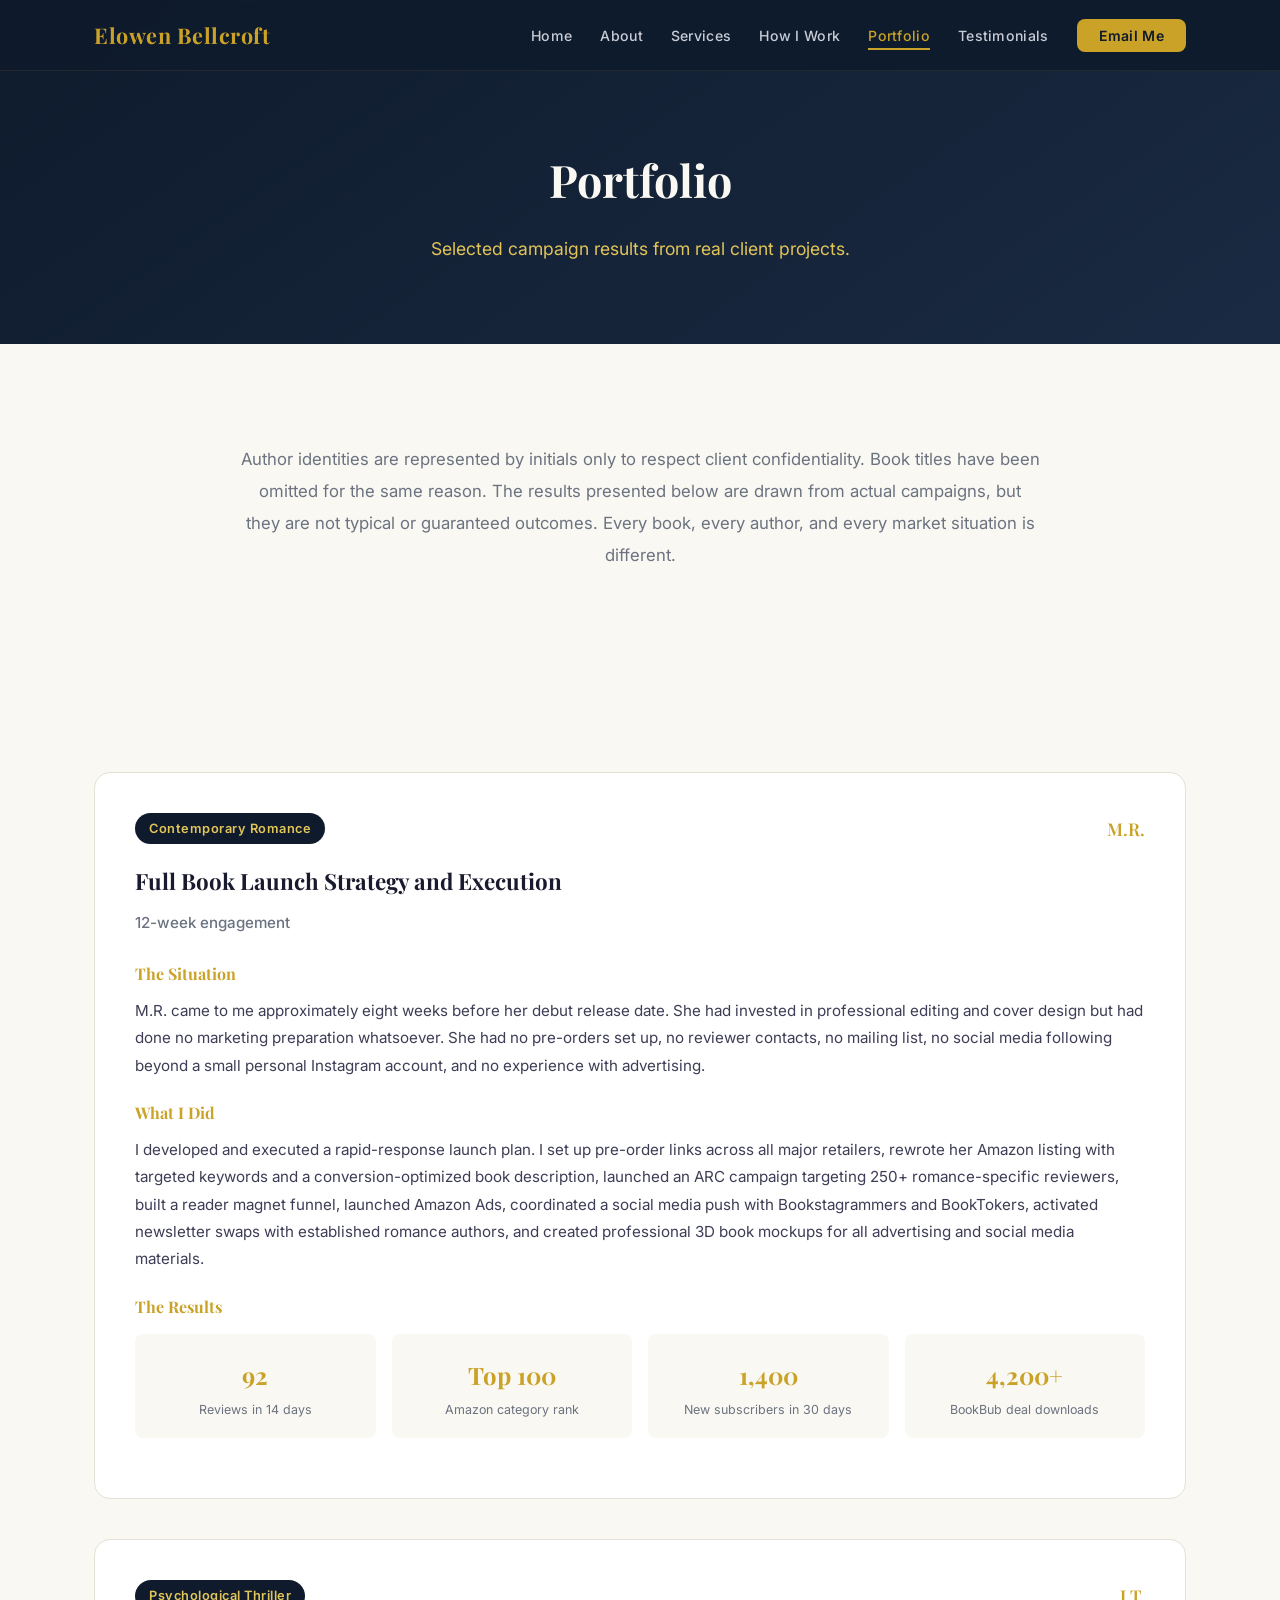
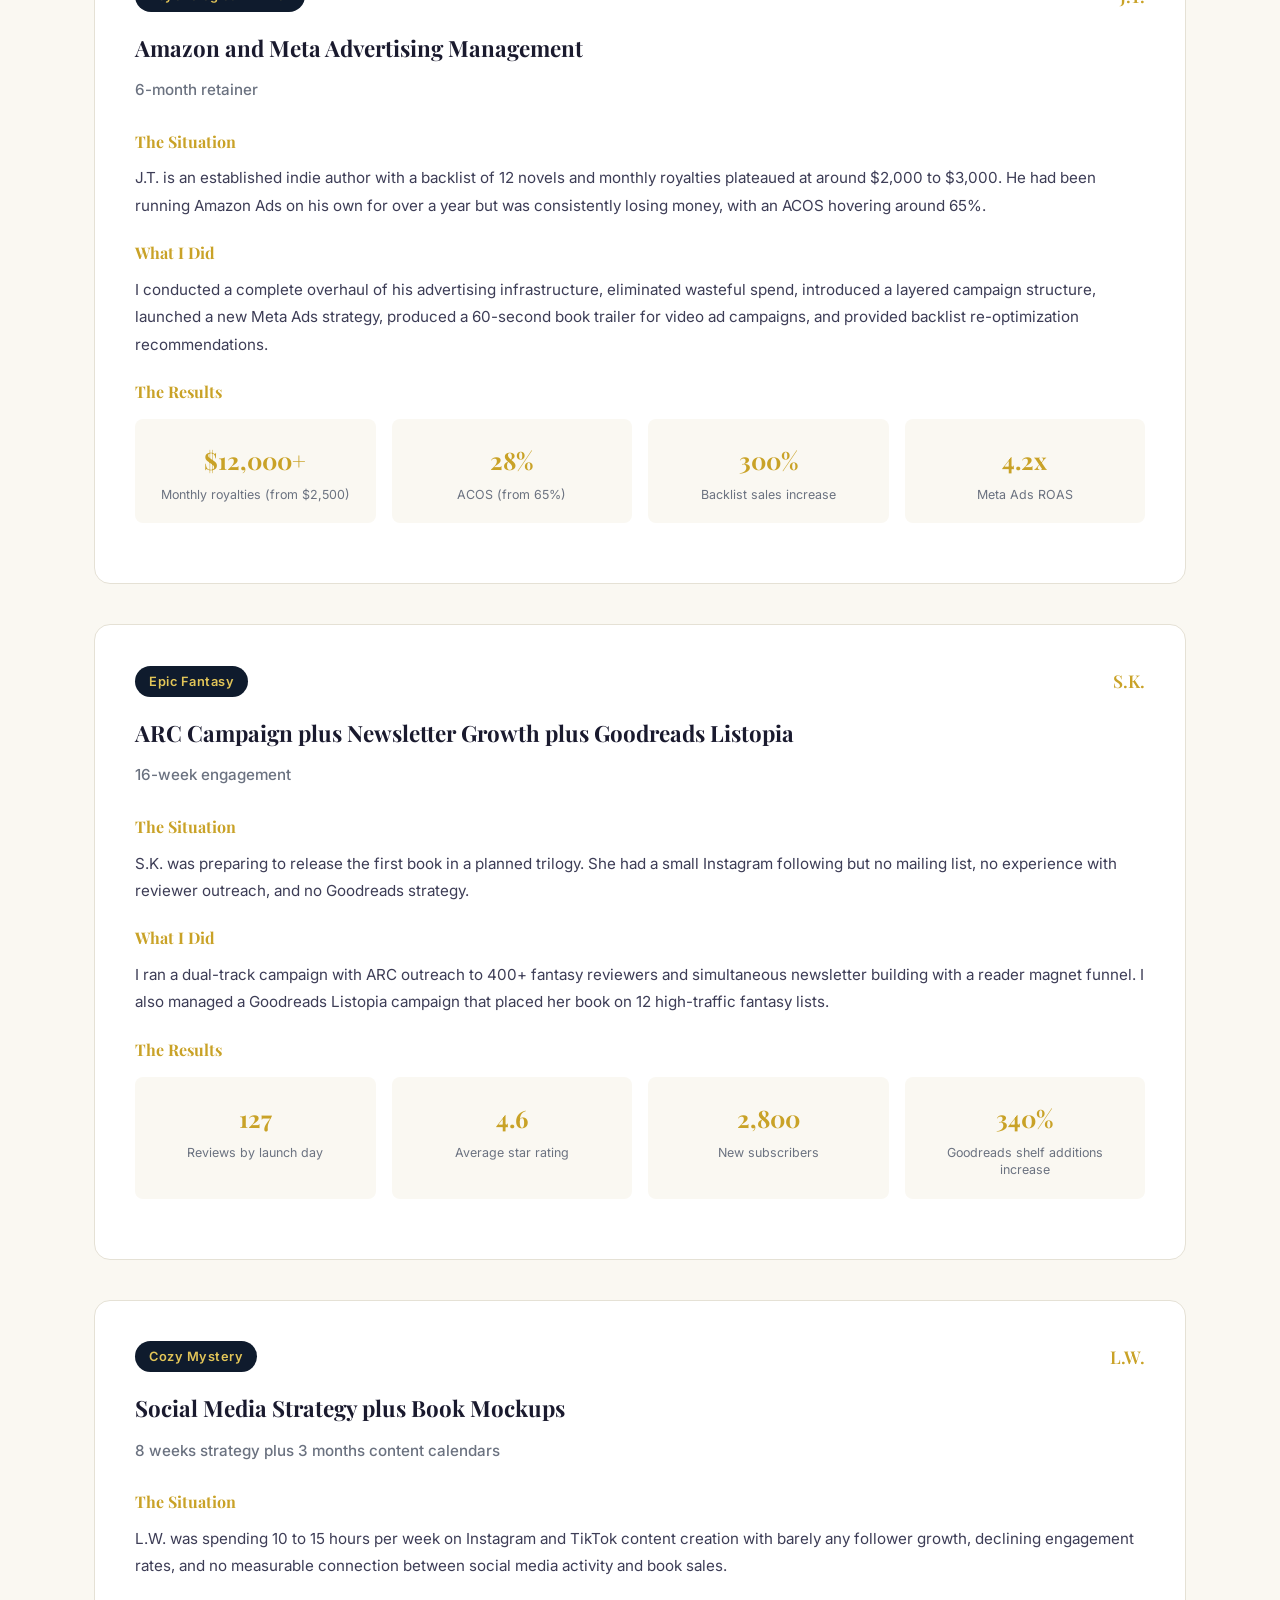
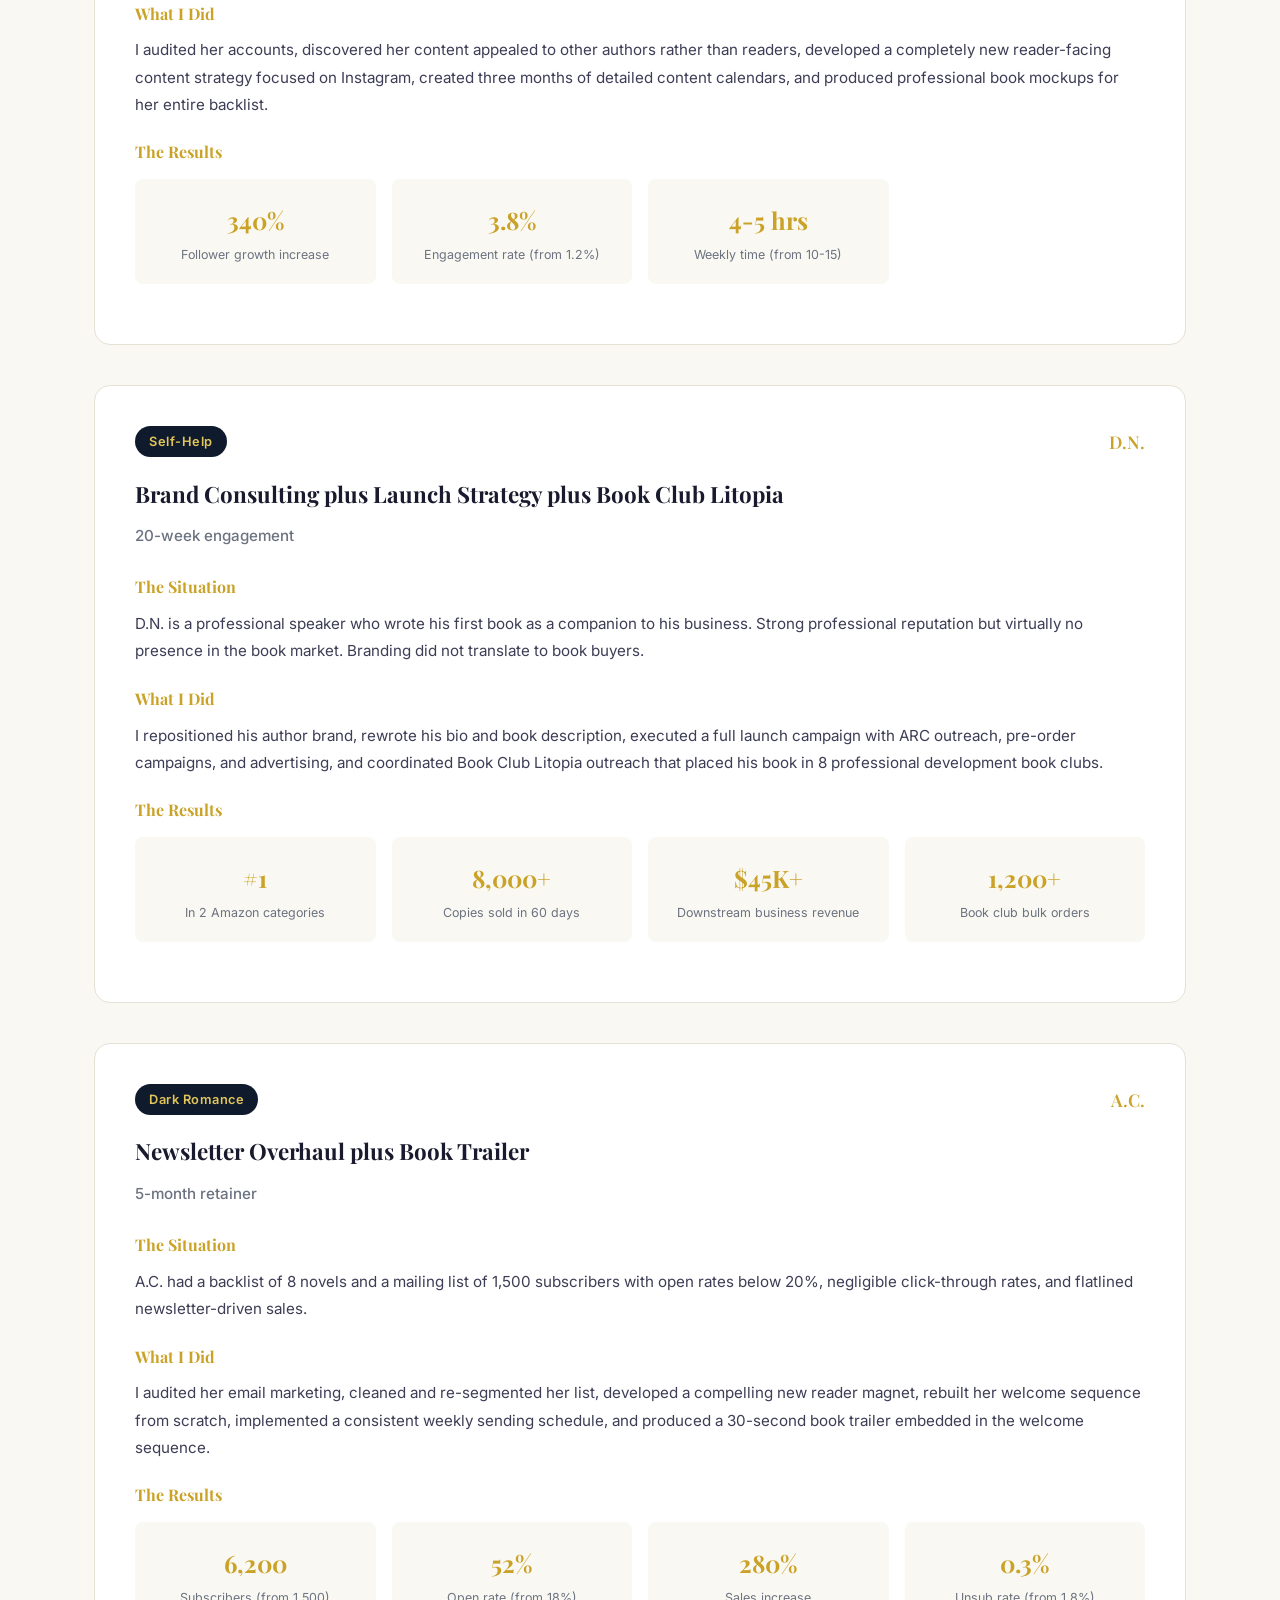
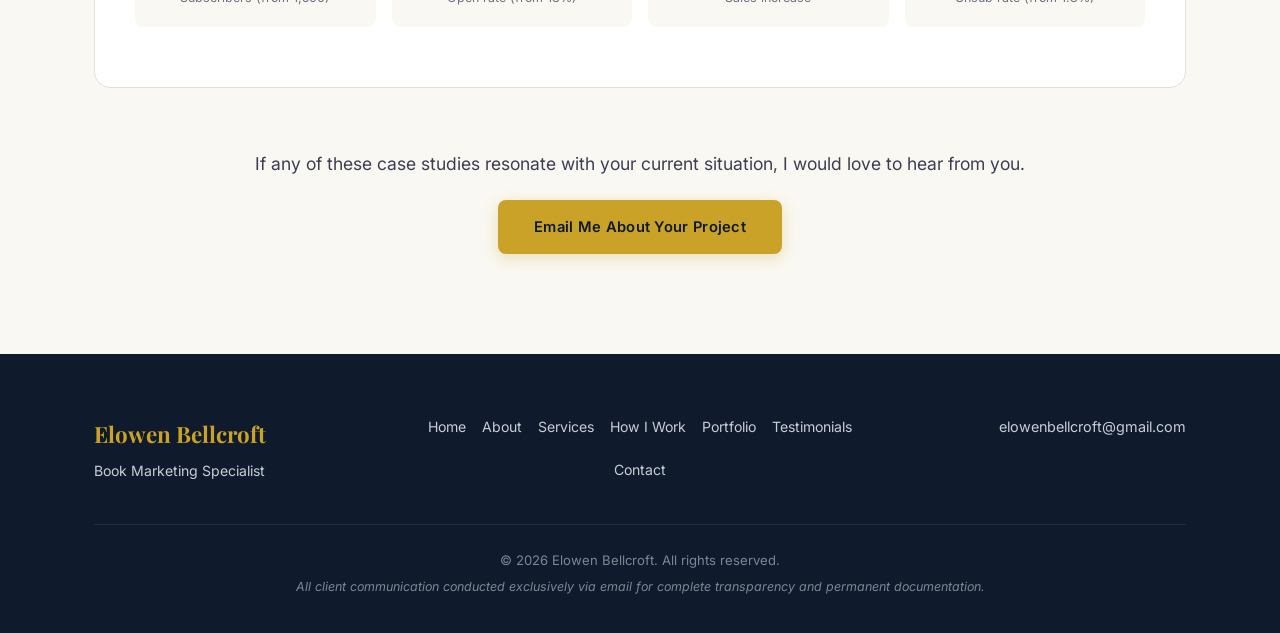
<file: portfolio.html>
<!DOCTYPE html>
<html lang="en">
<head>
  <meta charset="UTF-8" />
  <meta name="viewport" content="width=device-width, initial-scale=1.0" />
  <title>Portfolio | Elowen Bellcroft</title>
  <link rel="stylesheet" href="css/style.css" />
  <link rel="preconnect" href="https://fonts.googleapis.com" />
  <link href="https://fonts.googleapis.com/css2?family=Playfair+Display:wght@400;600;700&family=Inter:wght@300;400;500;600;700&display=swap" rel="stylesheet" />
</head>
<body>

  <nav id="navbar">
    <div class="nav-container">
      <a href="index.html" class="logo">Elowen Bellcroft</a>
      <ul class="nav-links" id="navLinks">
        <li><a href="index.html">Home</a></li>
        <li><a href="about.html">About</a></li>
        <li><a href="services.html">Services</a></li>
        <li><a href="process.html">How I Work</a></li>
        <li><a href="portfolio.html" class="active">Portfolio</a></li>
        <li><a href="testimonials.html">Testimonials</a></li>
        <li><a href="contact.html" class="btn-nav">Email Me</a></li>
      </ul>
      <button class="hamburger" id="hamburger" aria-label="Menu">
        <span></span><span></span><span></span>
      </button>
    </div>
  </nav>

  <section class="page-hero">
    <div class="page-hero-content animate-fade-up">
      <h1>Portfolio</h1>
      <p>Selected campaign results from real client projects.</p>
    </div>
  </section>

  <section class="section">
    <div class="container">
      <p class="page-intro animate-fade-up">Author identities are represented by initials only to respect client confidentiality. Book titles have been omitted for the same reason. The results presented below are drawn from actual campaigns, but they are not typical or guaranteed outcomes. Every book, every author, and every market situation is different.</p>
    </div>
  </section>

  <section class="section">
    <div class="container">
      <div class="portfolio-grid">

        <div class="portfolio-card animate-fade-up">
          <div class="portfolio-header">
            <span class="portfolio-genre">Contemporary Romance</span>
            <span class="portfolio-author">M.R.</span>
          </div>
          <h3>Full Book Launch Strategy and Execution</h3>
          <p class="portfolio-timeline">12-week engagement</p>
          <div class="portfolio-situation">
            <h4>The Situation</h4>
            <p>M.R. came to me approximately eight weeks before her debut release date. She had invested in professional editing and cover design but had done no marketing preparation whatsoever. She had no pre-orders set up, no reviewer contacts, no mailing list, no social media following beyond a small personal Instagram account, and no experience with advertising.</p>
          </div>
          <div class="portfolio-strategy">
            <h4>What I Did</h4>
            <p>I developed and executed a rapid-response launch plan. I set up pre-order links across all major retailers, rewrote her Amazon listing with targeted keywords and a conversion-optimized book description, launched an ARC campaign targeting 250+ romance-specific reviewers, built a reader magnet funnel, launched Amazon Ads, coordinated a social media push with Bookstagrammers and BookTokers, activated newsletter swaps with established romance authors, and created professional 3D book mockups for all advertising and social media materials.</p>
          </div>
          <div class="portfolio-results">
            <h4>The Results</h4>
            <div class="result-stats">
              <div class="stat"><span class="stat-number">92</span><span class="stat-label">Reviews in 14 days</span></div>
              <div class="stat"><span class="stat-number">Top 100</span><span class="stat-label">Amazon category rank</span></div>
              <div class="stat"><span class="stat-number">1,400</span><span class="stat-label">New subscribers in 30 days</span></div>
              <div class="stat"><span class="stat-number">4,200+</span><span class="stat-label">BookBub deal downloads</span></div>
            </div>
          </div>
        </div>

        <div class="portfolio-card animate-fade-up">
          <div class="portfolio-header">
            <span class="portfolio-genre">Psychological Thriller</span>
            <span class="portfolio-author">J.T.</span>
          </div>
          <h3>Amazon and Meta Advertising Management</h3>
          <p class="portfolio-timeline">6-month retainer</p>
          <div class="portfolio-situation">
            <h4>The Situation</h4>
            <p>J.T. is an established indie author with a backlist of 12 novels and monthly royalties plateaued at around $2,000 to $3,000. He had been running Amazon Ads on his own for over a year but was consistently losing money, with an ACOS hovering around 65%.</p>
          </div>
          <div class="portfolio-strategy">
            <h4>What I Did</h4>
            <p>I conducted a complete overhaul of his advertising infrastructure, eliminated wasteful spend, introduced a layered campaign structure, launched a new Meta Ads strategy, produced a 60-second book trailer for video ad campaigns, and provided backlist re-optimization recommendations.</p>
          </div>
          <div class="portfolio-results">
            <h4>The Results</h4>
            <div class="result-stats">
              <div class="stat"><span class="stat-number">$12,000+</span><span class="stat-label">Monthly royalties (from $2,500)</span></div>
              <div class="stat"><span class="stat-number">28%</span><span class="stat-label">ACOS (from 65%)</span></div>
              <div class="stat"><span class="stat-number">300%</span><span class="stat-label">Backlist sales increase</span></div>
              <div class="stat"><span class="stat-number">4.2x</span><span class="stat-label">Meta Ads ROAS</span></div>
            </div>
          </div>
        </div>

        <div class="portfolio-card animate-fade-up">
          <div class="portfolio-header">
            <span class="portfolio-genre">Epic Fantasy</span>
            <span class="portfolio-author">S.K.</span>
          </div>
          <h3>ARC Campaign plus Newsletter Growth plus Goodreads Listopia</h3>
          <p class="portfolio-timeline">16-week engagement</p>
          <div class="portfolio-situation">
            <h4>The Situation</h4>
            <p>S.K. was preparing to release the first book in a planned trilogy. She had a small Instagram following but no mailing list, no experience with reviewer outreach, and no Goodreads strategy.</p>
          </div>
          <div class="portfolio-strategy">
            <h4>What I Did</h4>
            <p>I ran a dual-track campaign with ARC outreach to 400+ fantasy reviewers and simultaneous newsletter building with a reader magnet funnel. I also managed a Goodreads Listopia campaign that placed her book on 12 high-traffic fantasy lists.</p>
          </div>
          <div class="portfolio-results">
            <h4>The Results</h4>
            <div class="result-stats">
              <div class="stat"><span class="stat-number">127</span><span class="stat-label">Reviews by launch day</span></div>
              <div class="stat"><span class="stat-number">4.6</span><span class="stat-label">Average star rating</span></div>
              <div class="stat"><span class="stat-number">2,800</span><span class="stat-label">New subscribers</span></div>
              <div class="stat"><span class="stat-number">340%</span><span class="stat-label">Goodreads shelf additions increase</span></div>
            </div>
          </div>
        </div>

        <div class="portfolio-card animate-fade-up">
          <div class="portfolio-header">
            <span class="portfolio-genre">Cozy Mystery</span>
            <span class="portfolio-author">L.W.</span>
          </div>
          <h3>Social Media Strategy plus Book Mockups</h3>
          <p class="portfolio-timeline">8 weeks strategy plus 3 months content calendars</p>
          <div class="portfolio-situation">
            <h4>The Situation</h4>
            <p>L.W. was spending 10 to 15 hours per week on Instagram and TikTok content creation with barely any follower growth, declining engagement rates, and no measurable connection between social media activity and book sales.</p>
          </div>
          <div class="portfolio-strategy">
            <h4>What I Did</h4>
            <p>I audited her accounts, discovered her content appealed to other authors rather than readers, developed a completely new reader-facing content strategy focused on Instagram, created three months of detailed content calendars, and produced professional book mockups for her entire backlist.</p>
          </div>
          <div class="portfolio-results">
            <h4>The Results</h4>
            <div class="result-stats">
              <div class="stat"><span class="stat-number">340%</span><span class="stat-label">Follower growth increase</span></div>
              <div class="stat"><span class="stat-number">3.8%</span><span class="stat-label">Engagement rate (from 1.2%)</span></div>
              <div class="stat"><span class="stat-number">4-5 hrs</span><span class="stat-label">Weekly time (from 10-15)</span></div>
            </div>
          </div>
        </div>

        <div class="portfolio-card animate-fade-up">
          <div class="portfolio-header">
            <span class="portfolio-genre">Self-Help</span>
            <span class="portfolio-author">D.N.</span>
          </div>
          <h3>Brand Consulting plus Launch Strategy plus Book Club Litopia</h3>
          <p class="portfolio-timeline">20-week engagement</p>
          <div class="portfolio-situation">
            <h4>The Situation</h4>
            <p>D.N. is a professional speaker who wrote his first book as a companion to his business. Strong professional reputation but virtually no presence in the book market. Branding did not translate to book buyers.</p>
          </div>
          <div class="portfolio-strategy">
            <h4>What I Did</h4>
            <p>I repositioned his author brand, rewrote his bio and book description, executed a full launch campaign with ARC outreach, pre-order campaigns, and advertising, and coordinated Book Club Litopia outreach that placed his book in 8 professional development book clubs.</p>
          </div>
          <div class="portfolio-results">
            <h4>The Results</h4>
            <div class="result-stats">
              <div class="stat"><span class="stat-number">#1</span><span class="stat-label">In 2 Amazon categories</span></div>
              <div class="stat"><span class="stat-number">8,000+</span><span class="stat-label">Copies sold in 60 days</span></div>
              <div class="stat"><span class="stat-number">$45K+</span><span class="stat-label">Downstream business revenue</span></div>
              <div class="stat"><span class="stat-number">1,200+</span><span class="stat-label">Book club bulk orders</span></div>
            </div>
          </div>
        </div>

        <div class="portfolio-card animate-fade-up">
          <div class="portfolio-header">
            <span class="portfolio-genre">Dark Romance</span>
            <span class="portfolio-author">A.C.</span>
          </div>
          <h3>Newsletter Overhaul plus Book Trailer</h3>
          <p class="portfolio-timeline">5-month retainer</p>
          <div class="portfolio-situation">
            <h4>The Situation</h4>
            <p>A.C. had a backlist of 8 novels and a mailing list of 1,500 subscribers with open rates below 20%, negligible click-through rates, and flatlined newsletter-driven sales.</p>
          </div>
          <div class="portfolio-strategy">
            <h4>What I Did</h4>
            <p>I audited her email marketing, cleaned and re-segmented her list, developed a compelling new reader magnet, rebuilt her welcome sequence from scratch, implemented a consistent weekly sending schedule, and produced a 30-second book trailer embedded in the welcome sequence.</p>
          </div>
          <div class="portfolio-results">
            <h4>The Results</h4>
            <div class="result-stats">
              <div class="stat"><span class="stat-number">6,200</span><span class="stat-label">Subscribers (from 1,500)</span></div>
              <div class="stat"><span class="stat-number">52%</span><span class="stat-label">Open rate (from 18%)</span></div>
              <div class="stat"><span class="stat-number">280%</span><span class="stat-label">Sales increase</span></div>
              <div class="stat"><span class="stat-number">0.3%</span><span class="stat-label">Unsub rate (from 1.8%)</span></div>
            </div>
          </div>
        </div>

      </div>

      <div class="text-center animate-fade-up" style="margin-top: 60px;">
        <p class="portfolio-closing">If any of these case studies resonate with your current situation, I would love to hear from you.</p>
        <a href="contact.html" class="btn-primary">Email Me About Your Project</a>
      </div>
    </div>
  </section>

  <footer>
    <div class="container footer-content">
      <div class="footer-top">
        <div class="footer-brand">
          <p class="footer-logo">Elowen Bellcroft</p>
          <p class="footer-tagline">Book Marketing Specialist</p>
        </div>
        <div class="footer-nav">
          <a href="index.html">Home</a>
          <a href="about.html">About</a>
          <a href="services.html">Services</a>
          <a href="process.html">How I Work</a>
          <a href="portfolio.html">Portfolio</a>
          <a href="testimonials.html">Testimonials</a>
          <a href="contact.html">Contact</a>
        </div>
        <div class="footer-contact-info">
          <p>elowenbellcroft@gmail.com</p>
        </div>
      </div>
      <div class="footer-bottom">
        <p>&copy; 2026 Elowen Bellcroft. All rights reserved.</p>
        <p class="footer-note">All client communication conducted exclusively via email for complete transparency and permanent documentation.</p>
      </div>
    </div>
  </footer>

  <script src="js/script.js"></script>
</body>
</html>
</file>
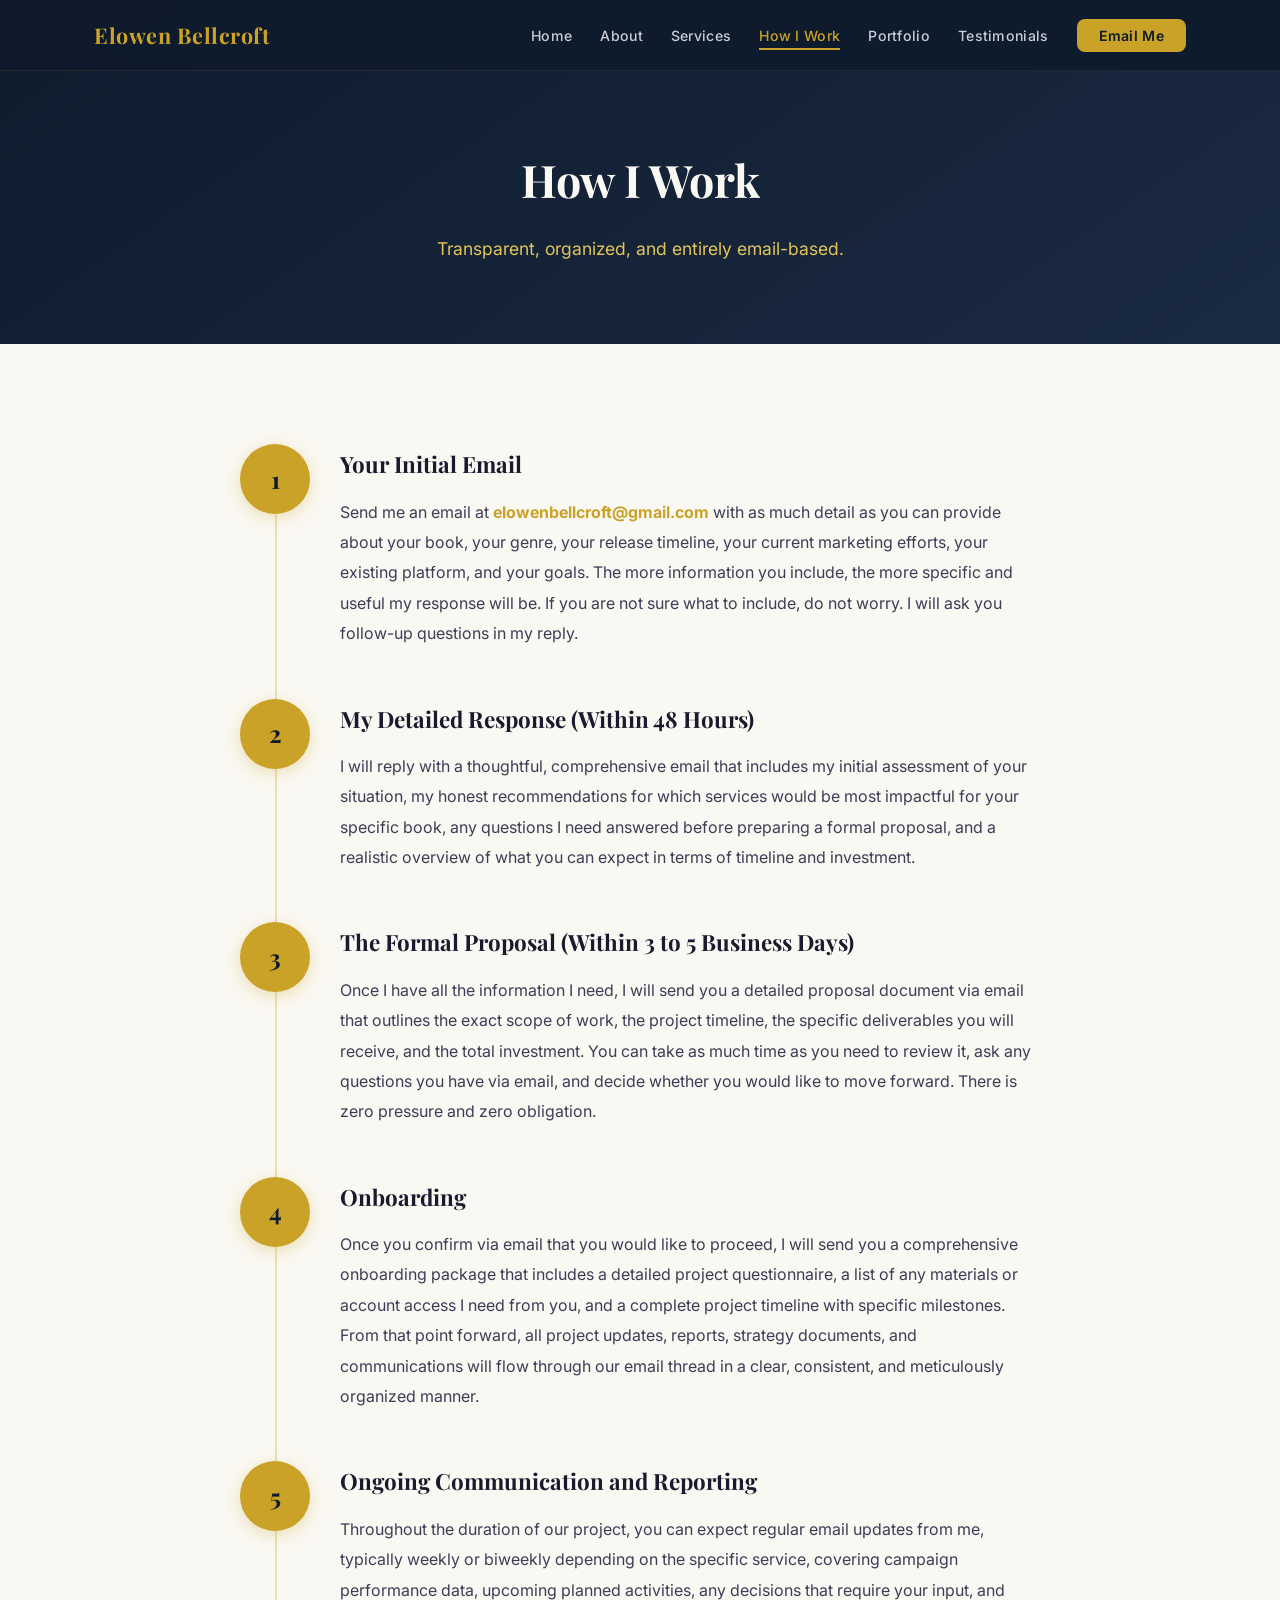
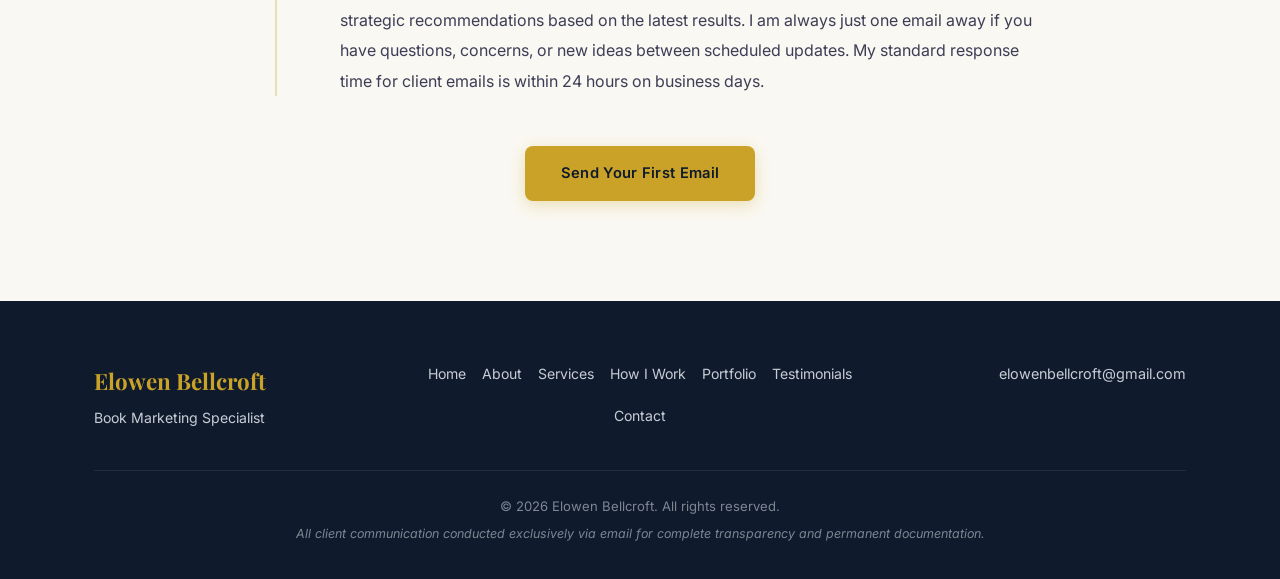
<file: process.html>
<!DOCTYPE html>
<html lang="en">
<head>
  <meta charset="UTF-8" />
  <meta name="viewport" content="width=device-width, initial-scale=1.0" />
  <title>How I Work | Elowen Bellcroft</title>
  <link rel="stylesheet" href="css/style.css" />
  <link rel="preconnect" href="https://fonts.googleapis.com" />
  <link href="https://fonts.googleapis.com/css2?family=Playfair+Display:wght@400;600;700&family=Inter:wght@300;400;500;600;700&display=swap" rel="stylesheet" />
</head>
<body>

  <nav id="navbar">
    <div class="nav-container">
      <a href="index.html" class="logo">Elowen Bellcroft</a>
      <ul class="nav-links" id="navLinks">
        <li><a href="index.html">Home</a></li>
        <li><a href="about.html">About</a></li>
        <li><a href="services.html">Services</a></li>
        <li><a href="process.html" class="active">How I Work</a></li>
        <li><a href="portfolio.html">Portfolio</a></li>
        <li><a href="testimonials.html">Testimonials</a></li>
        <li><a href="contact.html" class="btn-nav">Email Me</a></li>
      </ul>
      <button class="hamburger" id="hamburger" aria-label="Menu">
        <span></span><span></span><span></span>
      </button>
    </div>
  </nav>

  <section class="page-hero">
    <div class="page-hero-content animate-fade-up">
      <h1>How I Work</h1>
      <p>Transparent, organized, and entirely email-based.</p>
    </div>
  </section>

  <section class="section">
    <div class="container">
      <div class="process-timeline">
        <div class="process-step animate-slide-left">
          <div class="step-number">1</div>
          <div class="step-content">
            <h2>Your Initial Email</h2>
            <p>Send me an email at <strong>elowenbellcroft@gmail.com</strong> with as much detail as you can provide about your book, your genre, your release timeline, your current marketing efforts, your existing platform, and your goals. The more information you include, the more specific and useful my response will be. If you are not sure what to include, do not worry. I will ask you follow-up questions in my reply.</p>
          </div>
        </div>
        <div class="process-step animate-slide-right">
          <div class="step-number">2</div>
          <div class="step-content">
            <h2>My Detailed Response (Within 48 Hours)</h2>
            <p>I will reply with a thoughtful, comprehensive email that includes my initial assessment of your situation, my honest recommendations for which services would be most impactful for your specific book, any questions I need answered before preparing a formal proposal, and a realistic overview of what you can expect in terms of timeline and investment.</p>
          </div>
        </div>
        <div class="process-step animate-slide-left">
          <div class="step-number">3</div>
          <div class="step-content">
            <h2>The Formal Proposal (Within 3 to 5 Business Days)</h2>
            <p>Once I have all the information I need, I will send you a detailed proposal document via email that outlines the exact scope of work, the project timeline, the specific deliverables you will receive, and the total investment. You can take as much time as you need to review it, ask any questions you have via email, and decide whether you would like to move forward. There is zero pressure and zero obligation.</p>
          </div>
        </div>
        <div class="process-step animate-slide-right">
          <div class="step-number">4</div>
          <div class="step-content">
            <h2>Onboarding</h2>
            <p>Once you confirm via email that you would like to proceed, I will send you a comprehensive onboarding package that includes a detailed project questionnaire, a list of any materials or account access I need from you, and a complete project timeline with specific milestones. From that point forward, all project updates, reports, strategy documents, and communications will flow through our email thread in a clear, consistent, and meticulously organized manner.</p>
          </div>
        </div>
        <div class="process-step animate-slide-left">
          <div class="step-number">5</div>
          <div class="step-content">
            <h2>Ongoing Communication and Reporting</h2>
            <p>Throughout the duration of our project, you can expect regular email updates from me, typically weekly or biweekly depending on the specific service, covering campaign performance data, upcoming planned activities, any decisions that require your input, and strategic recommendations based on the latest results. I am always just one email away if you have questions, concerns, or new ideas between scheduled updates. My standard response time for client emails is within 24 hours on business days.</p>
          </div>
        </div>
      </div>
      <div class="text-center animate-fade-up">
        <a href="contact.html" class="btn-primary">Send Your First Email</a>
      </div>
    </div>
  </section>

  <footer>
    <div class="container footer-content">
      <div class="footer-top">
        <div class="footer-brand">
          <p class="footer-logo">Elowen Bellcroft</p>
          <p class="footer-tagline">Book Marketing Specialist</p>
        </div>
        <div class="footer-nav">
          <a href="index.html">Home</a>
          <a href="about.html">About</a>
          <a href="services.html">Services</a>
          <a href="process.html">How I Work</a>
          <a href="portfolio.html">Portfolio</a>
          <a href="testimonials.html">Testimonials</a>
          <a href="contact.html">Contact</a>
        </div>
        <div class="footer-contact-info">
          <p>elowenbellcroft@gmail.com</p>
        </div>
      </div>
      <div class="footer-bottom">
        <p>&copy; 2026 Elowen Bellcroft. All rights reserved.</p>
        <p class="footer-note">All client communication conducted exclusively via email for complete transparency and permanent documentation.</p>
      </div>
    </div>
  </footer>

  <script src="js/script.js"></script>
</body>
</html>
</file>
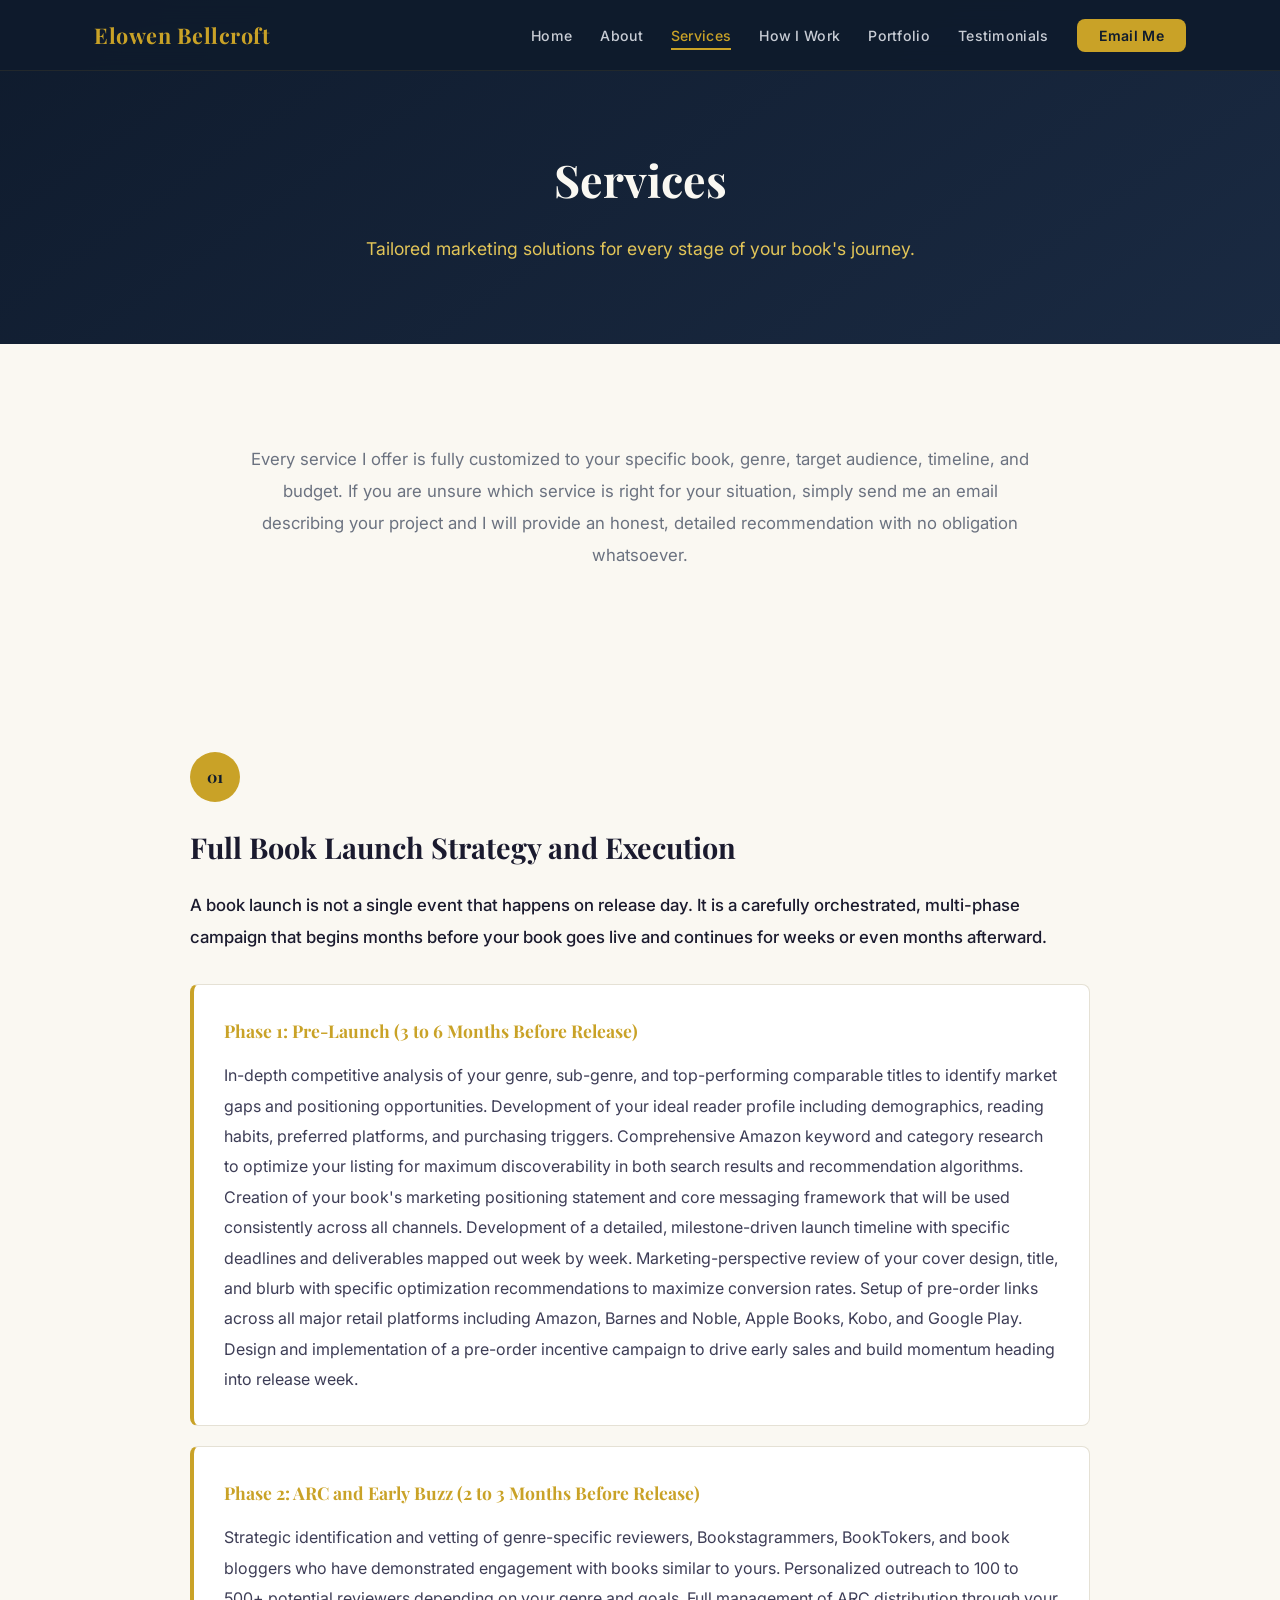
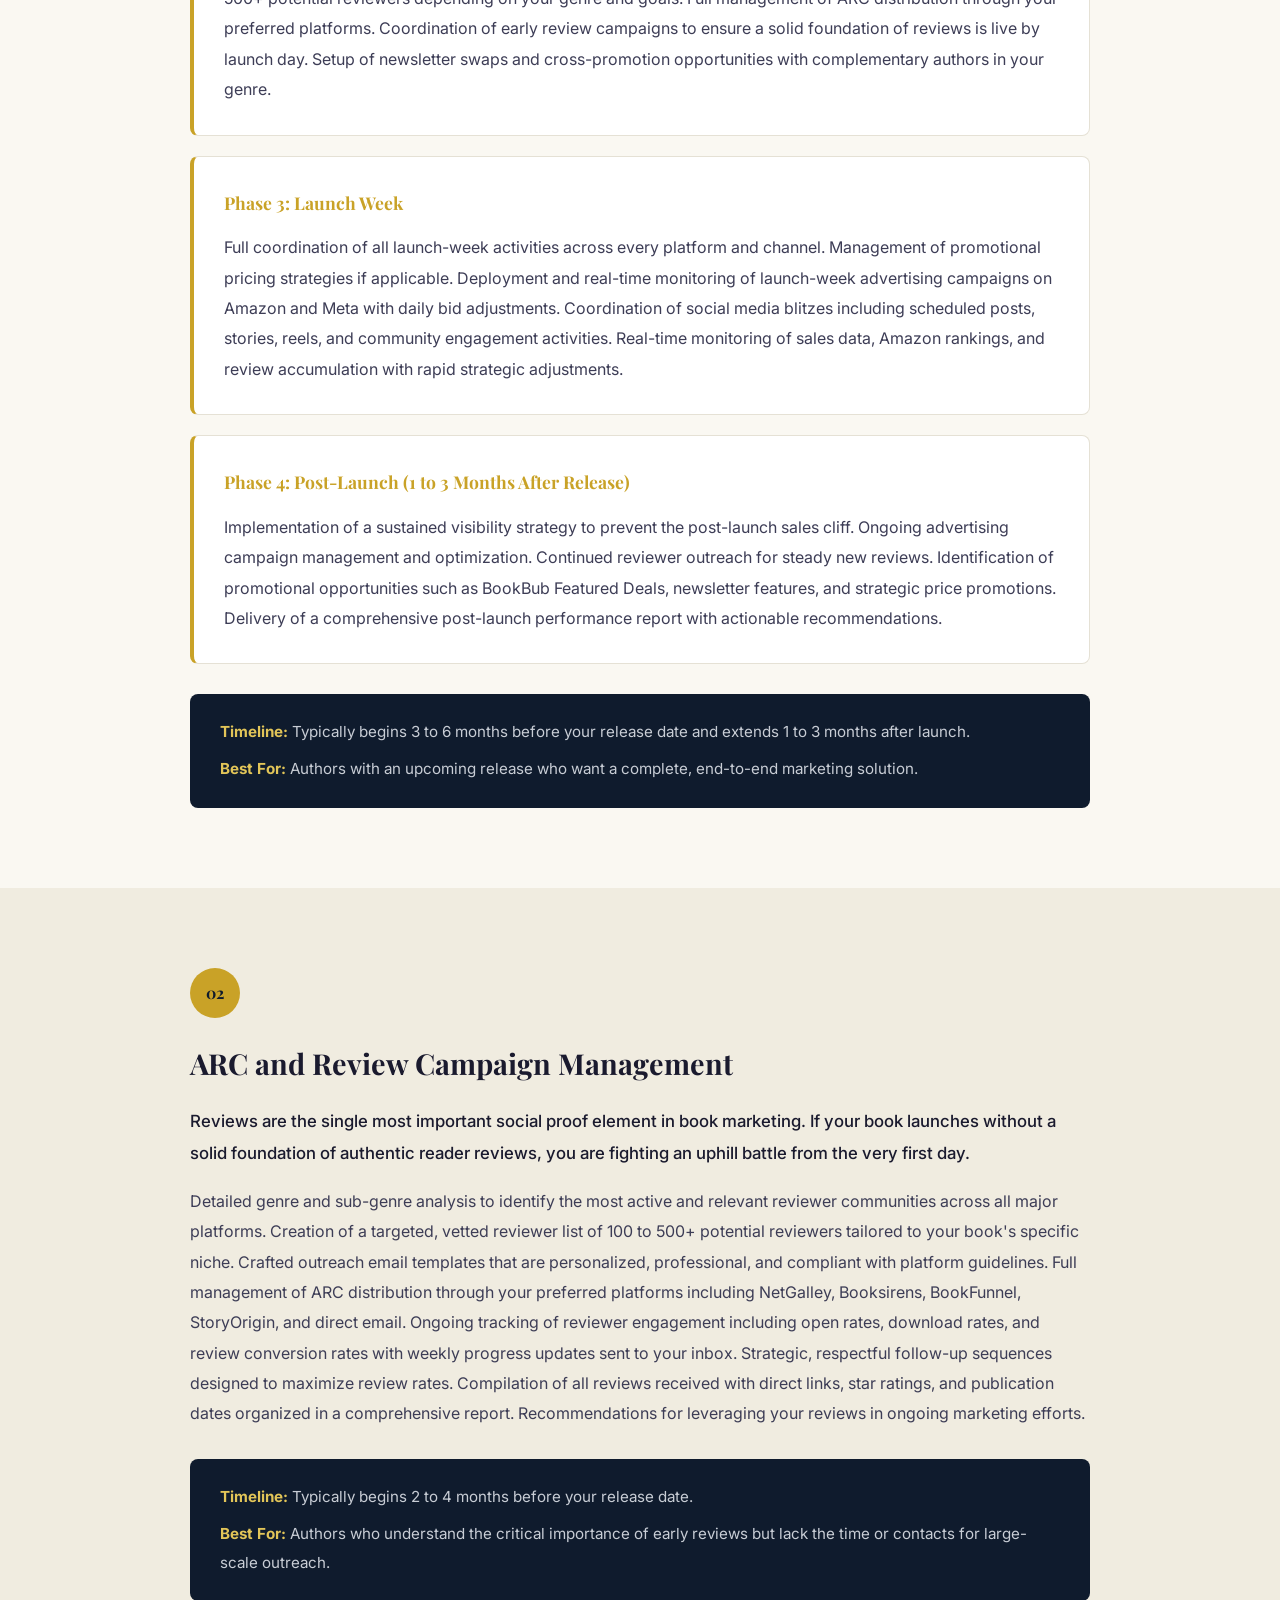
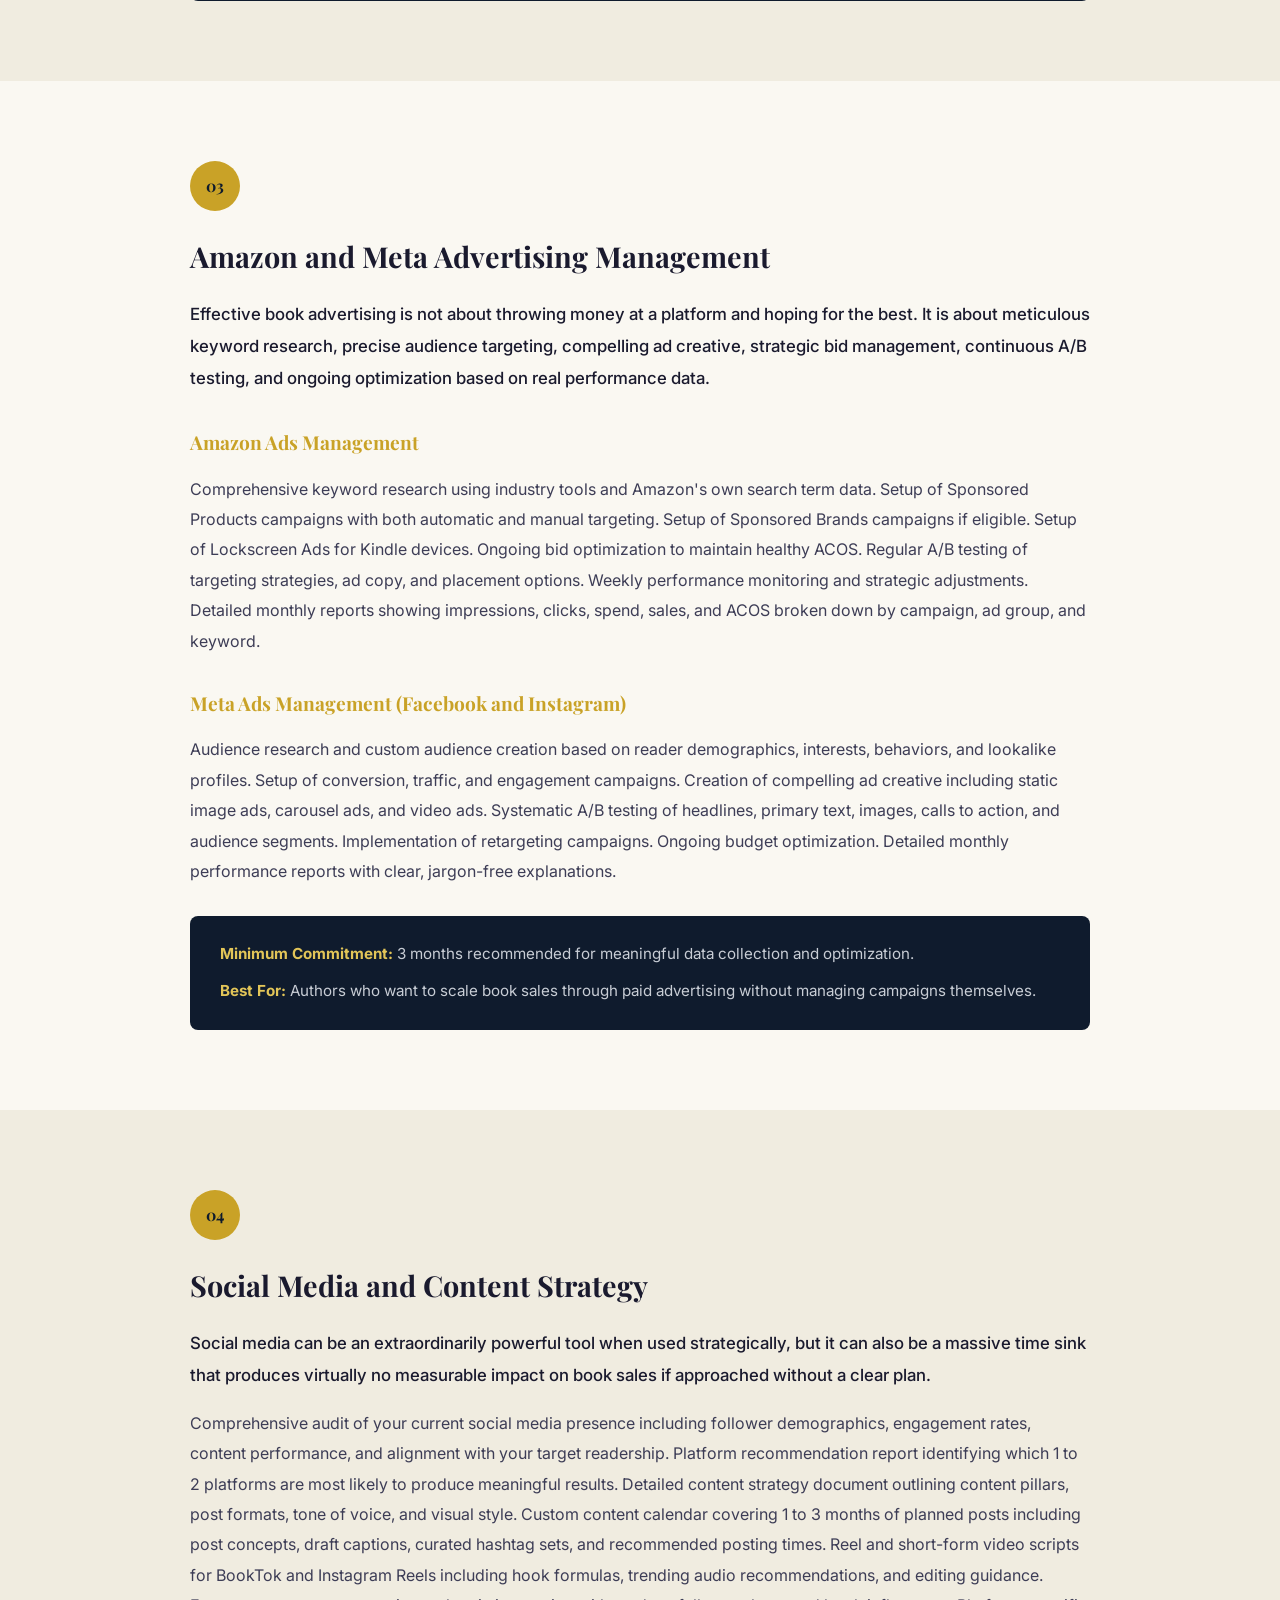
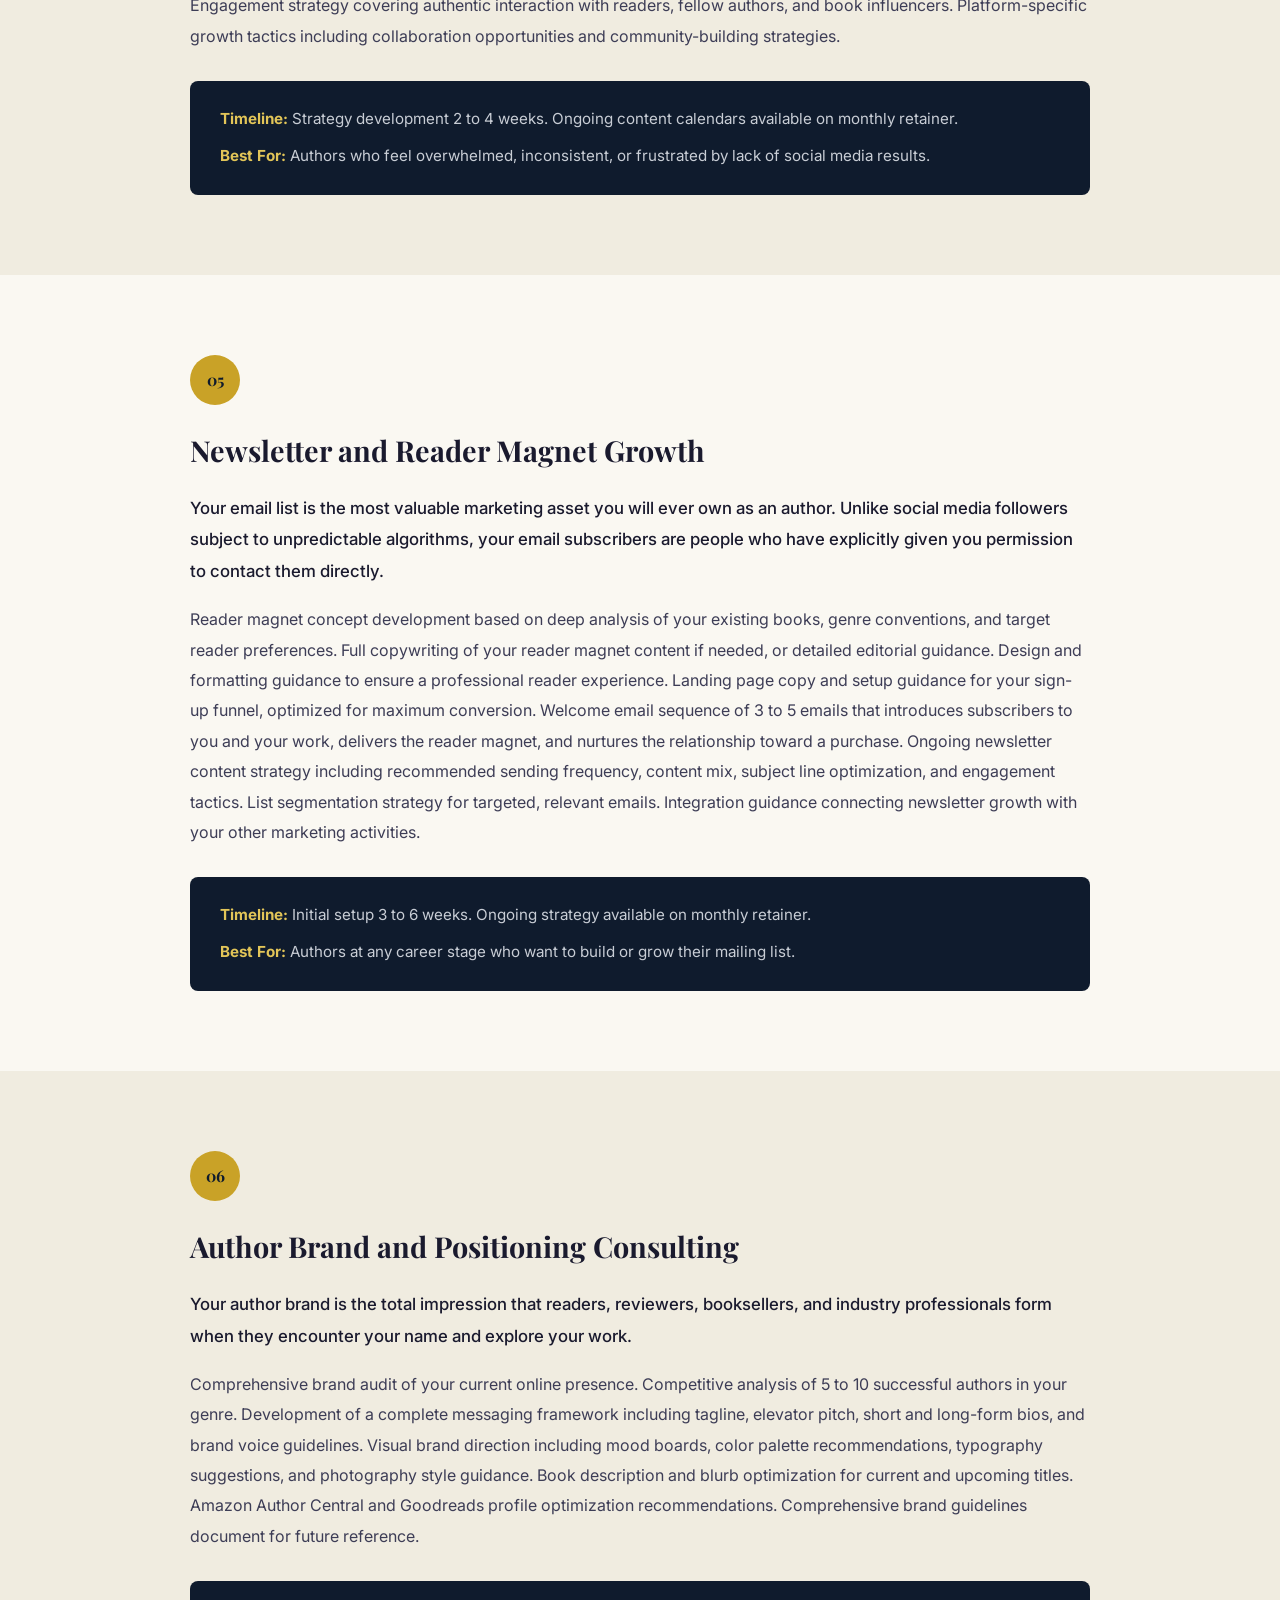
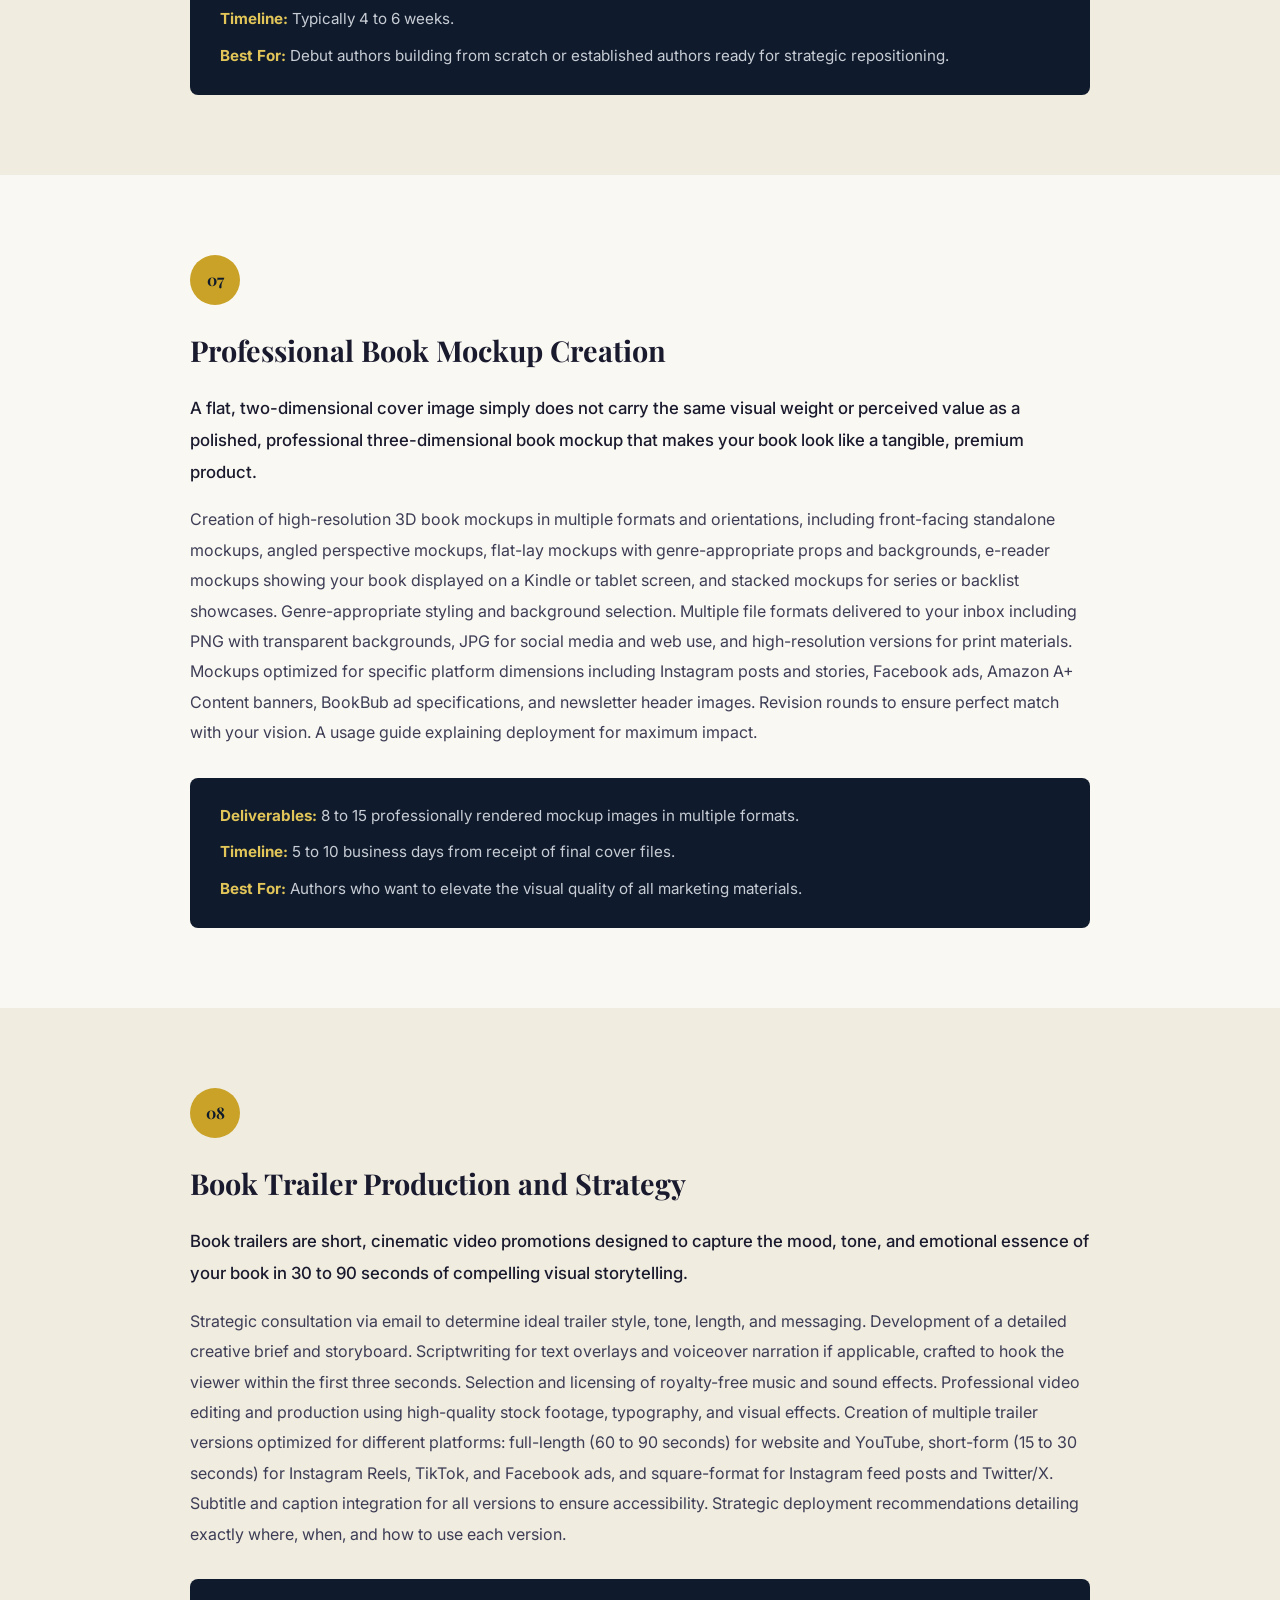
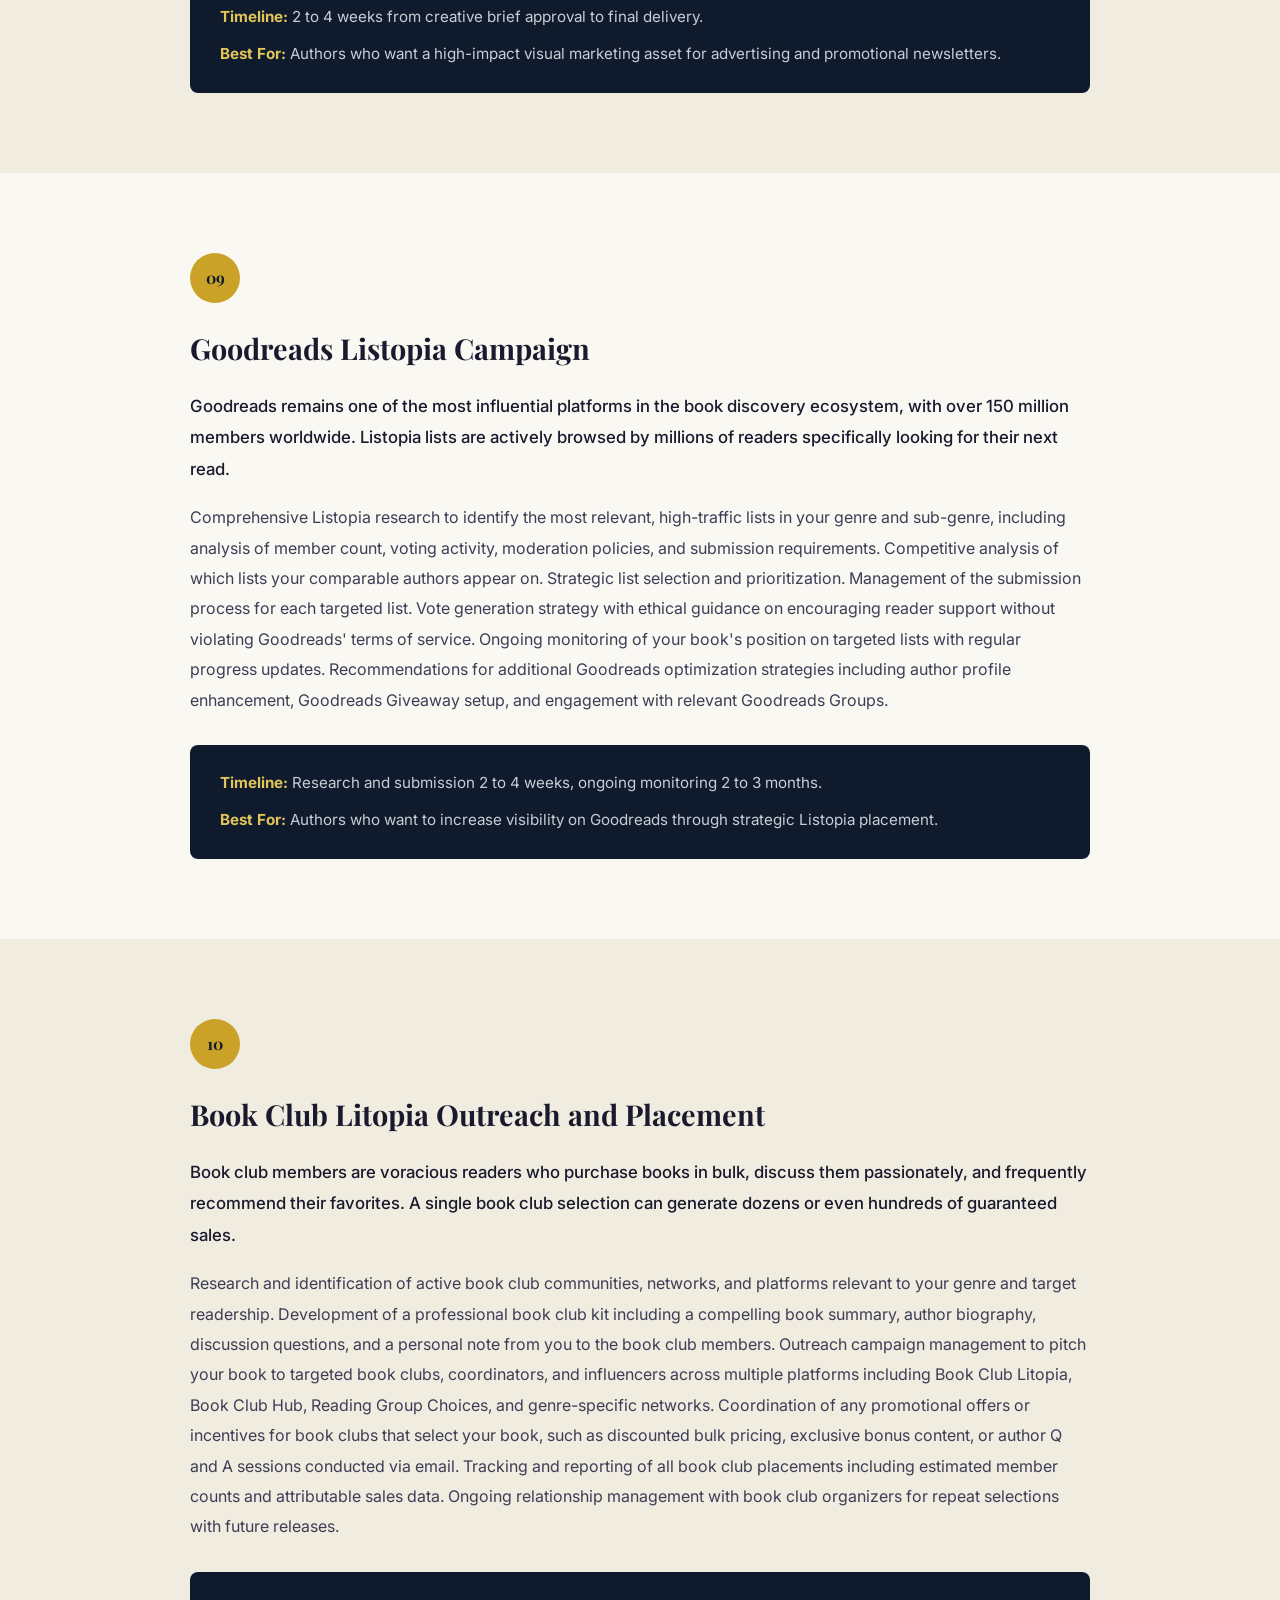
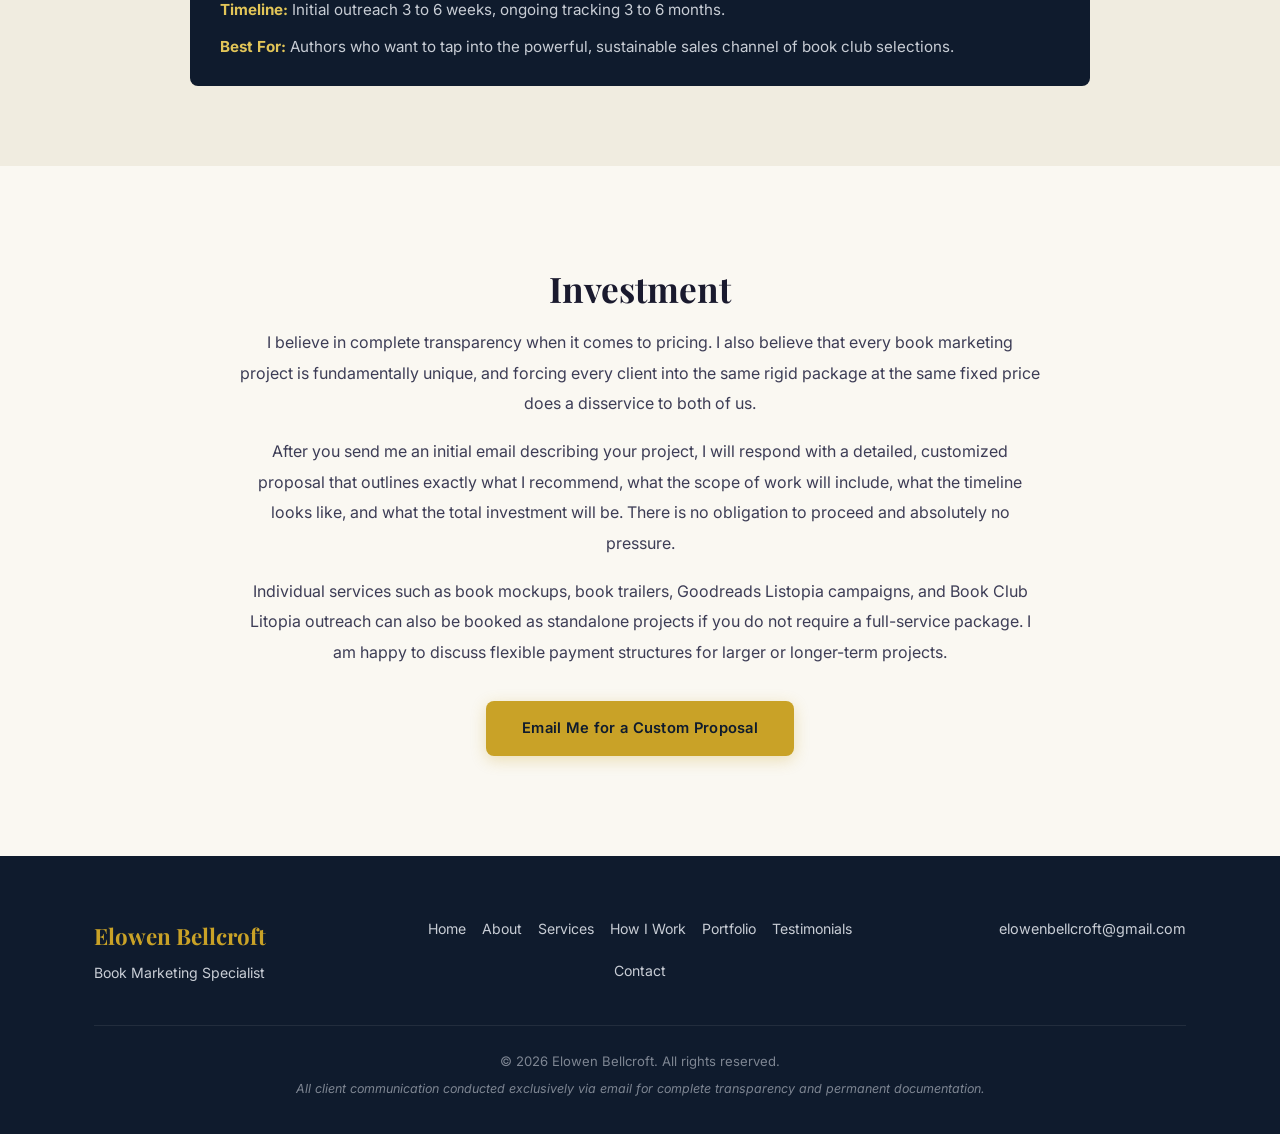
<file: services.html>
<!DOCTYPE html>
<html lang="en">
<head>
  <meta charset="UTF-8" />
  <meta name="viewport" content="width=device-width, initial-scale=1.0" />
  <title>Services | Elowen Bellcroft</title>
  <link rel="stylesheet" href="css/style.css" />
  <link rel="preconnect" href="https://fonts.googleapis.com" />
  <link href="https://fonts.googleapis.com/css2?family=Playfair+Display:wght@400;600;700&family=Inter:wght@300;400;500;600;700&display=swap" rel="stylesheet" />
</head>
<body>

  <nav id="navbar">
    <div class="nav-container">
      <a href="index.html" class="logo">Elowen Bellcroft</a>
      <ul class="nav-links" id="navLinks">
        <li><a href="index.html">Home</a></li>
        <li><a href="about.html">About</a></li>
        <li><a href="services.html" class="active">Services</a></li>
        <li><a href="process.html">How I Work</a></li>
        <li><a href="portfolio.html">Portfolio</a></li>
        <li><a href="testimonials.html">Testimonials</a></li>
        <li><a href="contact.html" class="btn-nav">Email Me</a></li>
      </ul>
      <button class="hamburger" id="hamburger" aria-label="Menu">
        <span></span><span></span><span></span>
      </button>
    </div>
  </nav>

  <section class="page-hero">
    <div class="page-hero-content animate-fade-up">
      <h1>Services</h1>
      <p>Tailored marketing solutions for every stage of your book's journey.</p>
    </div>
  </section>

  <section class="section">
    <div class="container">
      <p class="page-intro animate-fade-up">Every service I offer is fully customized to your specific book, genre, target audience, timeline, and budget. If you are unsure which service is right for your situation, simply send me an email describing your project and I will provide an honest, detailed recommendation with no obligation whatsoever.</p>
    </div>
  </section>

  <section class="section service-section">
    <div class="container">
      <div class="service-detail animate-fade-up">
        <div class="service-number-badge">01</div>
        <h2>Full Book Launch Strategy and Execution</h2>
        <p class="service-overview">A book launch is not a single event that happens on release day. It is a carefully orchestrated, multi-phase campaign that begins months before your book goes live and continues for weeks or even months afterward.</p>
        <div class="service-phases">
          <div class="phase">
            <h3>Phase 1: Pre-Launch (3 to 6 Months Before Release)</h3>
            <p>In-depth competitive analysis of your genre, sub-genre, and top-performing comparable titles to identify market gaps and positioning opportunities. Development of your ideal reader profile including demographics, reading habits, preferred platforms, and purchasing triggers. Comprehensive Amazon keyword and category research to optimize your listing for maximum discoverability in both search results and recommendation algorithms. Creation of your book's marketing positioning statement and core messaging framework that will be used consistently across all channels. Development of a detailed, milestone-driven launch timeline with specific deadlines and deliverables mapped out week by week. Marketing-perspective review of your cover design, title, and blurb with specific optimization recommendations to maximize conversion rates. Setup of pre-order links across all major retail platforms including Amazon, Barnes and Noble, Apple Books, Kobo, and Google Play. Design and implementation of a pre-order incentive campaign to drive early sales and build momentum heading into release week.</p>
          </div>
          <div class="phase">
            <h3>Phase 2: ARC and Early Buzz (2 to 3 Months Before Release)</h3>
            <p>Strategic identification and vetting of genre-specific reviewers, Bookstagrammers, BookTokers, and book bloggers who have demonstrated engagement with books similar to yours. Personalized outreach to 100 to 500+ potential reviewers depending on your genre and goals. Full management of ARC distribution through your preferred platforms. Coordination of early review campaigns to ensure a solid foundation of reviews is live by launch day. Setup of newsletter swaps and cross-promotion opportunities with complementary authors in your genre.</p>
          </div>
          <div class="phase">
            <h3>Phase 3: Launch Week</h3>
            <p>Full coordination of all launch-week activities across every platform and channel. Management of promotional pricing strategies if applicable. Deployment and real-time monitoring of launch-week advertising campaigns on Amazon and Meta with daily bid adjustments. Coordination of social media blitzes including scheduled posts, stories, reels, and community engagement activities. Real-time monitoring of sales data, Amazon rankings, and review accumulation with rapid strategic adjustments.</p>
          </div>
          <div class="phase">
            <h3>Phase 4: Post-Launch (1 to 3 Months After Release)</h3>
            <p>Implementation of a sustained visibility strategy to prevent the post-launch sales cliff. Ongoing advertising campaign management and optimization. Continued reviewer outreach for steady new reviews. Identification of promotional opportunities such as BookBub Featured Deals, newsletter features, and strategic price promotions. Delivery of a comprehensive post-launch performance report with actionable recommendations.</p>
          </div>
        </div>
        <div class="service-meta">
          <p><strong>Timeline:</strong> Typically begins 3 to 6 months before your release date and extends 1 to 3 months after launch.</p>
          <p><strong>Best For:</strong> Authors with an upcoming release who want a complete, end-to-end marketing solution.</p>
        </div>
      </div>
    </div>
  </section>

  <section class="section section-alt service-section">
    <div class="container">
      <div class="service-detail animate-fade-up">
        <div class="service-number-badge">02</div>
        <h2>ARC and Review Campaign Management</h2>
        <p class="service-overview">Reviews are the single most important social proof element in book marketing. If your book launches without a solid foundation of authentic reader reviews, you are fighting an uphill battle from the very first day.</p>
        <p>Detailed genre and sub-genre analysis to identify the most active and relevant reviewer communities across all major platforms. Creation of a targeted, vetted reviewer list of 100 to 500+ potential reviewers tailored to your book's specific niche. Crafted outreach email templates that are personalized, professional, and compliant with platform guidelines. Full management of ARC distribution through your preferred platforms including NetGalley, Booksirens, BookFunnel, StoryOrigin, and direct email. Ongoing tracking of reviewer engagement including open rates, download rates, and review conversion rates with weekly progress updates sent to your inbox. Strategic, respectful follow-up sequences designed to maximize review rates. Compilation of all reviews received with direct links, star ratings, and publication dates organized in a comprehensive report. Recommendations for leveraging your reviews in ongoing marketing efforts.</p>
        <div class="service-meta">
          <p><strong>Timeline:</strong> Typically begins 2 to 4 months before your release date.</p>
          <p><strong>Best For:</strong> Authors who understand the critical importance of early reviews but lack the time or contacts for large-scale outreach.</p>
        </div>
      </div>
    </div>
  </section>

  <section class="section service-section">
    <div class="container">
      <div class="service-detail animate-fade-up">
        <div class="service-number-badge">03</div>
        <h2>Amazon and Meta Advertising Management</h2>
        <p class="service-overview">Effective book advertising is not about throwing money at a platform and hoping for the best. It is about meticulous keyword research, precise audience targeting, compelling ad creative, strategic bid management, continuous A/B testing, and ongoing optimization based on real performance data.</p>
        <h3>Amazon Ads Management</h3>
        <p>Comprehensive keyword research using industry tools and Amazon's own search term data. Setup of Sponsored Products campaigns with both automatic and manual targeting. Setup of Sponsored Brands campaigns if eligible. Setup of Lockscreen Ads for Kindle devices. Ongoing bid optimization to maintain healthy ACOS. Regular A/B testing of targeting strategies, ad copy, and placement options. Weekly performance monitoring and strategic adjustments. Detailed monthly reports showing impressions, clicks, spend, sales, and ACOS broken down by campaign, ad group, and keyword.</p>
        <h3>Meta Ads Management (Facebook and Instagram)</h3>
        <p>Audience research and custom audience creation based on reader demographics, interests, behaviors, and lookalike profiles. Setup of conversion, traffic, and engagement campaigns. Creation of compelling ad creative including static image ads, carousel ads, and video ads. Systematic A/B testing of headlines, primary text, images, calls to action, and audience segments. Implementation of retargeting campaigns. Ongoing budget optimization. Detailed monthly performance reports with clear, jargon-free explanations.</p>
        <div class="service-meta">
          <p><strong>Minimum Commitment:</strong> 3 months recommended for meaningful data collection and optimization.</p>
          <p><strong>Best For:</strong> Authors who want to scale book sales through paid advertising without managing campaigns themselves.</p>
        </div>
      </div>
    </div>
  </section>

  <section class="section section-alt service-section">
    <div class="container">
      <div class="service-detail animate-fade-up">
        <div class="service-number-badge">04</div>
        <h2>Social Media and Content Strategy</h2>
        <p class="service-overview">Social media can be an extraordinarily powerful tool when used strategically, but it can also be a massive time sink that produces virtually no measurable impact on book sales if approached without a clear plan.</p>
        <p>Comprehensive audit of your current social media presence including follower demographics, engagement rates, content performance, and alignment with your target readership. Platform recommendation report identifying which 1 to 2 platforms are most likely to produce meaningful results. Detailed content strategy document outlining content pillars, post formats, tone of voice, and visual style. Custom content calendar covering 1 to 3 months of planned posts including post concepts, draft captions, curated hashtag sets, and recommended posting times. Reel and short-form video scripts for BookTok and Instagram Reels including hook formulas, trending audio recommendations, and editing guidance. Engagement strategy covering authentic interaction with readers, fellow authors, and book influencers. Platform-specific growth tactics including collaboration opportunities and community-building strategies.</p>
        <div class="service-meta">
          <p><strong>Timeline:</strong> Strategy development 2 to 4 weeks. Ongoing content calendars available on monthly retainer.</p>
          <p><strong>Best For:</strong> Authors who feel overwhelmed, inconsistent, or frustrated by lack of social media results.</p>
        </div>
      </div>
    </div>
  </section>

  <section class="section service-section">
    <div class="container">
      <div class="service-detail animate-fade-up">
        <div class="service-number-badge">05</div>
        <h2>Newsletter and Reader Magnet Growth</h2>
        <p class="service-overview">Your email list is the most valuable marketing asset you will ever own as an author. Unlike social media followers subject to unpredictable algorithms, your email subscribers are people who have explicitly given you permission to contact them directly.</p>
        <p>Reader magnet concept development based on deep analysis of your existing books, genre conventions, and target reader preferences. Full copywriting of your reader magnet content if needed, or detailed editorial guidance. Design and formatting guidance to ensure a professional reader experience. Landing page copy and setup guidance for your sign-up funnel, optimized for maximum conversion. Welcome email sequence of 3 to 5 emails that introduces subscribers to you and your work, delivers the reader magnet, and nurtures the relationship toward a purchase. Ongoing newsletter content strategy including recommended sending frequency, content mix, subject line optimization, and engagement tactics. List segmentation strategy for targeted, relevant emails. Integration guidance connecting newsletter growth with your other marketing activities.</p>
        <div class="service-meta">
          <p><strong>Timeline:</strong> Initial setup 3 to 6 weeks. Ongoing strategy available on monthly retainer.</p>
          <p><strong>Best For:</strong> Authors at any career stage who want to build or grow their mailing list.</p>
        </div>
      </div>
    </div>
  </section>

  <section class="section section-alt service-section">
    <div class="container">
      <div class="service-detail animate-fade-up">
        <div class="service-number-badge">06</div>
        <h2>Author Brand and Positioning Consulting</h2>
        <p class="service-overview">Your author brand is the total impression that readers, reviewers, booksellers, and industry professionals form when they encounter your name and explore your work.</p>
        <p>Comprehensive brand audit of your current online presence. Competitive analysis of 5 to 10 successful authors in your genre. Development of a complete messaging framework including tagline, elevator pitch, short and long-form bios, and brand voice guidelines. Visual brand direction including mood boards, color palette recommendations, typography suggestions, and photography style guidance. Book description and blurb optimization for current and upcoming titles. Amazon Author Central and Goodreads profile optimization recommendations. Comprehensive brand guidelines document for future reference.</p>
        <div class="service-meta">
          <p><strong>Timeline:</strong> Typically 4 to 6 weeks.</p>
          <p><strong>Best For:</strong> Debut authors building from scratch or established authors ready for strategic repositioning.</p>
        </div>
      </div>
    </div>
  </section>

  <section class="section service-section">
    <div class="container">
      <div class="service-detail animate-fade-up">
        <div class="service-number-badge">07</div>
        <h2>Professional Book Mockup Creation</h2>
        <p class="service-overview">A flat, two-dimensional cover image simply does not carry the same visual weight or perceived value as a polished, professional three-dimensional book mockup that makes your book look like a tangible, premium product.</p>
        <p>Creation of high-resolution 3D book mockups in multiple formats and orientations, including front-facing standalone mockups, angled perspective mockups, flat-lay mockups with genre-appropriate props and backgrounds, e-reader mockups showing your book displayed on a Kindle or tablet screen, and stacked mockups for series or backlist showcases. Genre-appropriate styling and background selection. Multiple file formats delivered to your inbox including PNG with transparent backgrounds, JPG for social media and web use, and high-resolution versions for print materials. Mockups optimized for specific platform dimensions including Instagram posts and stories, Facebook ads, Amazon A+ Content banners, BookBub ad specifications, and newsletter header images. Revision rounds to ensure perfect match with your vision. A usage guide explaining deployment for maximum impact.</p>
        <div class="service-meta">
          <p><strong>Deliverables:</strong> 8 to 15 professionally rendered mockup images in multiple formats.</p>
          <p><strong>Timeline:</strong> 5 to 10 business days from receipt of final cover files.</p>
          <p><strong>Best For:</strong> Authors who want to elevate the visual quality of all marketing materials.</p>
        </div>
      </div>
    </div>
  </section>

  <section class="section section-alt service-section">
    <div class="container">
      <div class="service-detail animate-fade-up">
        <div class="service-number-badge">08</div>
        <h2>Book Trailer Production and Strategy</h2>
        <p class="service-overview">Book trailers are short, cinematic video promotions designed to capture the mood, tone, and emotional essence of your book in 30 to 90 seconds of compelling visual storytelling.</p>
        <p>Strategic consultation via email to determine ideal trailer style, tone, length, and messaging. Development of a detailed creative brief and storyboard. Scriptwriting for text overlays and voiceover narration if applicable, crafted to hook the viewer within the first three seconds. Selection and licensing of royalty-free music and sound effects. Professional video editing and production using high-quality stock footage, typography, and visual effects. Creation of multiple trailer versions optimized for different platforms: full-length (60 to 90 seconds) for website and YouTube, short-form (15 to 30 seconds) for Instagram Reels, TikTok, and Facebook ads, and square-format for Instagram feed posts and Twitter/X. Subtitle and caption integration for all versions to ensure accessibility. Strategic deployment recommendations detailing exactly where, when, and how to use each version.</p>
        <div class="service-meta">
          <p><strong>Timeline:</strong> 2 to 4 weeks from creative brief approval to final delivery.</p>
          <p><strong>Best For:</strong> Authors who want a high-impact visual marketing asset for advertising and promotional newsletters.</p>
        </div>
      </div>
    </div>
  </section>

  <section class="section service-section">
    <div class="container">
      <div class="service-detail animate-fade-up">
        <div class="service-number-badge">09</div>
        <h2>Goodreads Listopia Campaign</h2>
        <p class="service-overview">Goodreads remains one of the most influential platforms in the book discovery ecosystem, with over 150 million members worldwide. Listopia lists are actively browsed by millions of readers specifically looking for their next read.</p>
        <p>Comprehensive Listopia research to identify the most relevant, high-traffic lists in your genre and sub-genre, including analysis of member count, voting activity, moderation policies, and submission requirements. Competitive analysis of which lists your comparable authors appear on. Strategic list selection and prioritization. Management of the submission process for each targeted list. Vote generation strategy with ethical guidance on encouraging reader support without violating Goodreads' terms of service. Ongoing monitoring of your book's position on targeted lists with regular progress updates. Recommendations for additional Goodreads optimization strategies including author profile enhancement, Goodreads Giveaway setup, and engagement with relevant Goodreads Groups.</p>
        <div class="service-meta">
          <p><strong>Timeline:</strong> Research and submission 2 to 4 weeks, ongoing monitoring 2 to 3 months.</p>
          <p><strong>Best For:</strong> Authors who want to increase visibility on Goodreads through strategic Listopia placement.</p>
        </div>
      </div>
    </div>
  </section>

  <section class="section section-alt service-section">
    <div class="container">
      <div class="service-detail animate-fade-up">
        <div class="service-number-badge">10</div>
        <h2>Book Club Litopia Outreach and Placement</h2>
        <p class="service-overview">Book club members are voracious readers who purchase books in bulk, discuss them passionately, and frequently recommend their favorites. A single book club selection can generate dozens or even hundreds of guaranteed sales.</p>
        <p>Research and identification of active book club communities, networks, and platforms relevant to your genre and target readership. Development of a professional book club kit including a compelling book summary, author biography, discussion questions, and a personal note from you to the book club members. Outreach campaign management to pitch your book to targeted book clubs, coordinators, and influencers across multiple platforms including Book Club Litopia, Book Club Hub, Reading Group Choices, and genre-specific networks. Coordination of any promotional offers or incentives for book clubs that select your book, such as discounted bulk pricing, exclusive bonus content, or author Q and A sessions conducted via email. Tracking and reporting of all book club placements including estimated member counts and attributable sales data. Ongoing relationship management with book club organizers for repeat selections with future releases.</p>
        <div class="service-meta">
          <p><strong>Timeline:</strong> Initial outreach 3 to 6 weeks, ongoing tracking 3 to 6 months.</p>
          <p><strong>Best For:</strong> Authors who want to tap into the powerful, sustainable sales channel of book club selections.</p>
        </div>
      </div>
    </div>
  </section>

  <section class="section">
    <div class="container">
      <div class="investment-block animate-fade-up">
        <h2 class="section-title">Investment</h2>
        <p>I believe in complete transparency when it comes to pricing. I also believe that every book marketing project is fundamentally unique, and forcing every client into the same rigid package at the same fixed price does a disservice to both of us.</p>
        <p>After you send me an initial email describing your project, I will respond with a detailed, customized proposal that outlines exactly what I recommend, what the scope of work will include, what the timeline looks like, and what the total investment will be. There is no obligation to proceed and absolutely no pressure.</p>
        <p>Individual services such as book mockups, book trailers, Goodreads Listopia campaigns, and Book Club Litopia outreach can also be booked as standalone projects if you do not require a full-service package. I am happy to discuss flexible payment structures for larger or longer-term projects.</p>
        <a href="contact.html" class="btn-primary">Email Me for a Custom Proposal</a>
      </div>
    </div>
  </section>

  <footer>
    <div class="container footer-content">
      <div class="footer-top">
        <div class="footer-brand">
          <p class="footer-logo">Elowen Bellcroft</p>
          <p class="footer-tagline">Book Marketing Specialist</p>
        </div>
        <div class="footer-nav">
          <a href="index.html">Home</a>
          <a href="about.html">About</a>
          <a href="services.html">Services</a>
          <a href="process.html">How I Work</a>
          <a href="portfolio.html">Portfolio</a>
          <a href="testimonials.html">Testimonials</a>
          <a href="contact.html">Contact</a>
        </div>
        <div class="footer-contact-info">
          <p>elowenbellcroft@gmail.com</p>
        </div>
      </div>
      <div class="footer-bottom">
        <p>&copy; 2026 Elowen Bellcroft. All rights reserved.</p>
        <p class="footer-note">All client communication conducted exclusively via email for complete transparency and permanent documentation.</p>
      </div>
    </div>
  </footer>

  <script src="js/script.js"></script>
</body>
</html>
</file>
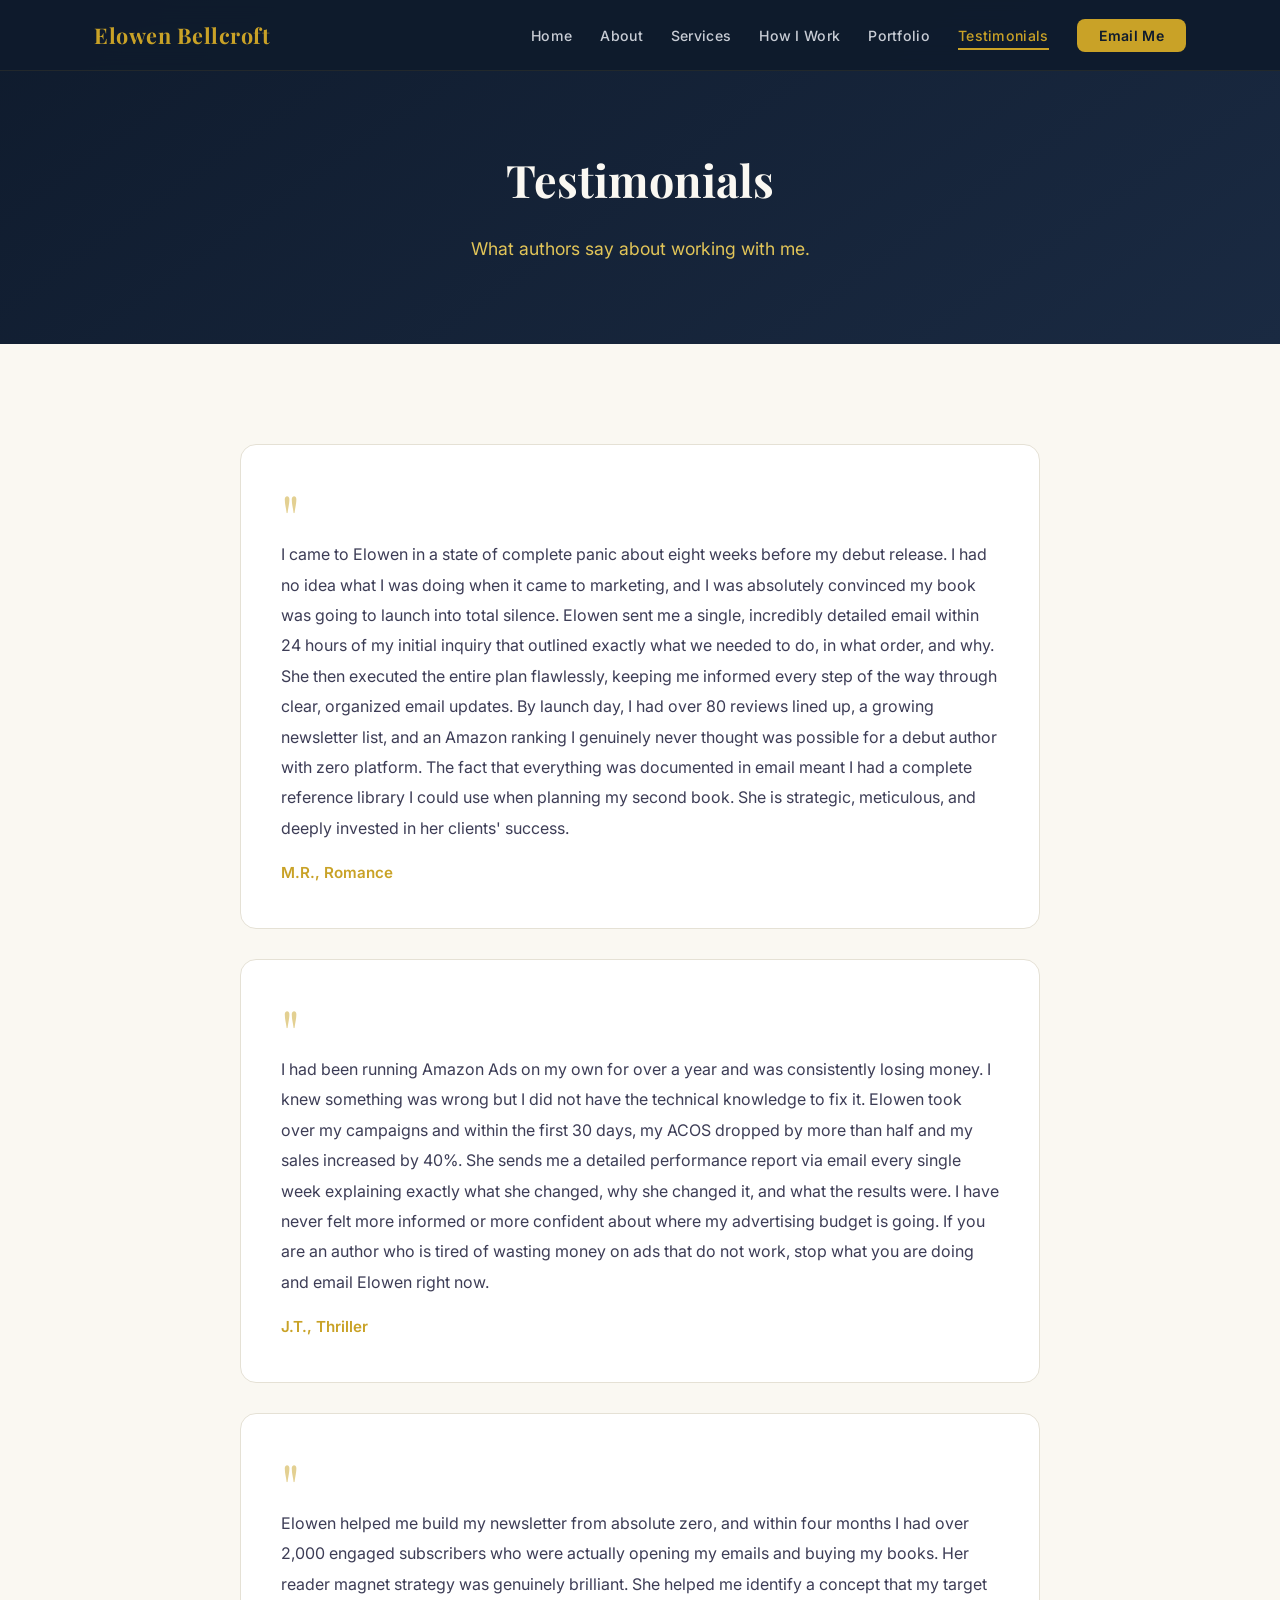
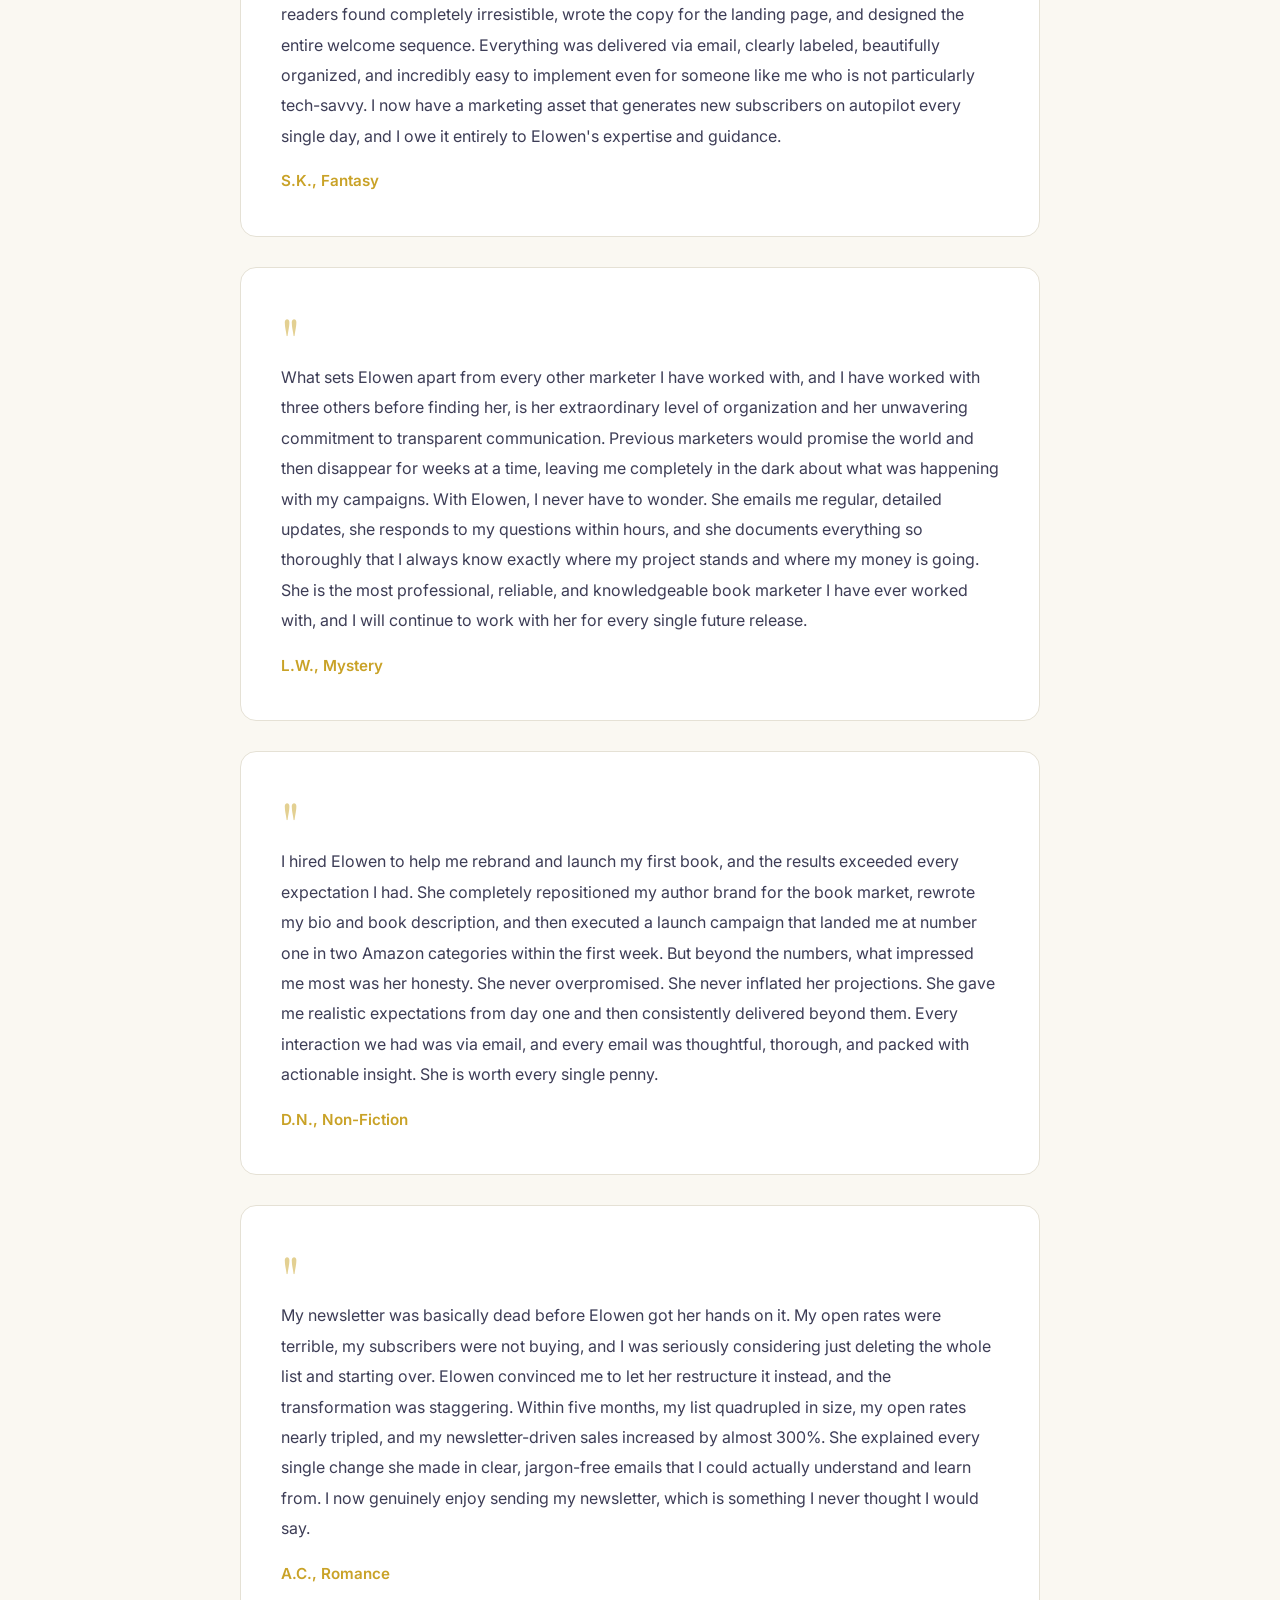
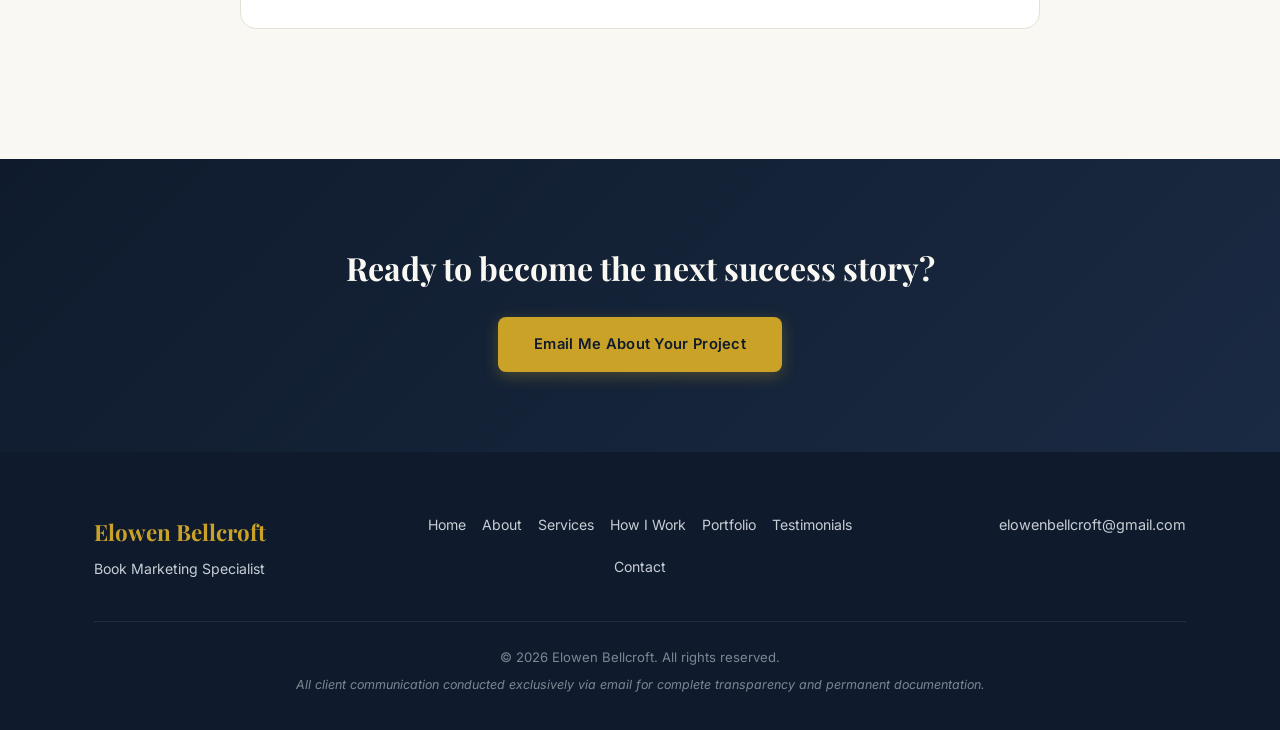
<file: testimonials.html>
<!DOCTYPE html>
<html lang="en">
<head>
  <meta charset="UTF-8" />
  <meta name="viewport" content="width=device-width, initial-scale=1.0" />
  <title>Testimonials | Elowen Bellcroft</title>
  <link rel="stylesheet" href="css/style.css" />
  <link rel="preconnect" href="https://fonts.googleapis.com" />
  <link href="https://fonts.googleapis.com/css2?family=Playfair+Display:wght@400;600;700&family=Inter:wght@300;400;500;600;700&display=swap" rel="stylesheet" />
</head>
<body>

  <nav id="navbar">
    <div class="nav-container">
      <a href="index.html" class="logo">Elowen Bellcroft</a>
      <ul class="nav-links" id="navLinks">
        <li><a href="index.html">Home</a></li>
        <li><a href="about.html">About</a></li>
        <li><a href="services.html">Services</a></li>
        <li><a href="process.html">How I Work</a></li>
        <li><a href="portfolio.html">Portfolio</a></li>
        <li><a href="testimonials.html" class="active">Testimonials</a></li>
        <li><a href="contact.html" class="btn-nav">Email Me</a></li>
      </ul>
      <button class="hamburger" id="hamburger" aria-label="Menu">
        <span></span><span></span><span></span>
      </button>
    </div>
  </nav>

  <section class="page-hero">
    <div class="page-hero-content animate-fade-up">
      <h1>Testimonials</h1>
      <p>What authors say about working with me.</p>
    </div>
  </section>

  <section class="section">
    <div class="container">
      <div class="testimonials-list">

        <div class="testimonial-full animate-fade-up">
          <div class="testimonial-quote">"</div>
          <p>I came to Elowen in a state of complete panic about eight weeks before my debut release. I had no idea what I was doing when it came to marketing, and I was absolutely convinced my book was going to launch into total silence. Elowen sent me a single, incredibly detailed email within 24 hours of my initial inquiry that outlined exactly what we needed to do, in what order, and why. She then executed the entire plan flawlessly, keeping me informed every step of the way through clear, organized email updates. By launch day, I had over 80 reviews lined up, a growing newsletter list, and an Amazon ranking I genuinely never thought was possible for a debut author with zero platform. The fact that everything was documented in email meant I had a complete reference library I could use when planning my second book. She is strategic, meticulous, and deeply invested in her clients' success.</p>
          <p class="testimonial-credit">M.R., Romance</p>
        </div>

        <div class="testimonial-full animate-fade-up">
          <div class="testimonial-quote">"</div>
          <p>I had been running Amazon Ads on my own for over a year and was consistently losing money. I knew something was wrong but I did not have the technical knowledge to fix it. Elowen took over my campaigns and within the first 30 days, my ACOS dropped by more than half and my sales increased by 40%. She sends me a detailed performance report via email every single week explaining exactly what she changed, why she changed it, and what the results were. I have never felt more informed or more confident about where my advertising budget is going. If you are an author who is tired of wasting money on ads that do not work, stop what you are doing and email Elowen right now.</p>
          <p class="testimonial-credit">J.T., Thriller</p>
        </div>

        <div class="testimonial-full animate-fade-up">
          <div class="testimonial-quote">"</div>
          <p>Elowen helped me build my newsletter from absolute zero, and within four months I had over 2,000 engaged subscribers who were actually opening my emails and buying my books. Her reader magnet strategy was genuinely brilliant. She helped me identify a concept that my target readers found completely irresistible, wrote the copy for the landing page, and designed the entire welcome sequence. Everything was delivered via email, clearly labeled, beautifully organized, and incredibly easy to implement even for someone like me who is not particularly tech-savvy. I now have a marketing asset that generates new subscribers on autopilot every single day, and I owe it entirely to Elowen's expertise and guidance.</p>
          <p class="testimonial-credit">S.K., Fantasy</p>
        </div>

        <div class="testimonial-full animate-fade-up">
          <div class="testimonial-quote">"</div>
          <p>What sets Elowen apart from every other marketer I have worked with, and I have worked with three others before finding her, is her extraordinary level of organization and her unwavering commitment to transparent communication. Previous marketers would promise the world and then disappear for weeks at a time, leaving me completely in the dark about what was happening with my campaigns. With Elowen, I never have to wonder. She emails me regular, detailed updates, she responds to my questions within hours, and she documents everything so thoroughly that I always know exactly where my project stands and where my money is going. She is the most professional, reliable, and knowledgeable book marketer I have ever worked with, and I will continue to work with her for every single future release.</p>
          <p class="testimonial-credit">L.W., Mystery</p>
        </div>

        <div class="testimonial-full animate-fade-up">
          <div class="testimonial-quote">"</div>
          <p>I hired Elowen to help me rebrand and launch my first book, and the results exceeded every expectation I had. She completely repositioned my author brand for the book market, rewrote my bio and book description, and then executed a launch campaign that landed me at number one in two Amazon categories within the first week. But beyond the numbers, what impressed me most was her honesty. She never overpromised. She never inflated her projections. She gave me realistic expectations from day one and then consistently delivered beyond them. Every interaction we had was via email, and every email was thoughtful, thorough, and packed with actionable insight. She is worth every single penny.</p>
          <p class="testimonial-credit">D.N., Non-Fiction</p>
        </div>

        <div class="testimonial-full animate-fade-up">
          <div class="testimonial-quote">"</div>
          <p>My newsletter was basically dead before Elowen got her hands on it. My open rates were terrible, my subscribers were not buying, and I was seriously considering just deleting the whole list and starting over. Elowen convinced me to let her restructure it instead, and the transformation was staggering. Within five months, my list quadrupled in size, my open rates nearly tripled, and my newsletter-driven sales increased by almost 300%. She explained every single change she made in clear, jargon-free emails that I could actually understand and learn from. I now genuinely enjoy sending my newsletter, which is something I never thought I would say.</p>
          <p class="testimonial-credit">A.C., Romance</p>
        </div>

      </div>
    </div>
  </section>

  <section class="cta-banner">
    <div class="container animate-fade-up">
      <h2>Ready to become the next success story?</h2>
      <a href="contact.html" class="btn-primary">Email Me About Your Project</a>
    </div>
  </section>

  <footer>
    <div class="container footer-content">
      <div class="footer-top">
        <div class="footer-brand">
          <p class="footer-logo">Elowen Bellcroft</p>
          <p class="footer-tagline">Book Marketing Specialist</p>
        </div>
        <div class="footer-nav">
          <a href="index.html">Home</a>
          <a href="about.html">About</a>
          <a href="services.html">Services</a>
          <a href="process.html">How I Work</a>
          <a href="portfolio.html">Portfolio</a>
          <a href="testimonials.html">Testimonials</a>
          <a href="contact.html">Contact</a>
        </div>
        <div class="footer-contact-info">
          <p>elowenbellcroft@gmail.com</p>
        </div>
      </div>
      <div class="footer-bottom">
        <p>&copy; 2026 Elowen Bellcroft. All rights reserved.</p>
        <p class="footer-note">All client communication conducted exclusively via email for complete transparency and permanent documentation.</p>
      </div>
    </div>
  </footer>

  <script src="js/script.js"></script>
</body>
</html>
</file>
<file: css/style.css>
/* ==========================================
   ELOWEN BELLCROFT - COMPLETE STYLESHEET
   ========================================== */

/* RESET */
*, *::before, *::after {
  margin: 0;
  padding: 0;
  box-sizing: border-box;
}

/* VARIABLES */
:root {
  --navy: #0f1b2d;
  --navy-light: #162236;
  --navy-mid: #1a2a42;
  --gold: #c9a227;
  --gold-light: #e2c558;
  --gold-pale: #f5e6a3;
  --cream: #faf8f2;
  --cream-dark: #f0ece0;
  --white: #ffffff;
  --text-dark: #1a1a2e;
  --text-body: #3d3d56;
  --text-light: #6b7280;
  --text-on-dark: #c8cdd5;
  --border-light: #e5e1d5;
  --shadow-soft: 0 4px 30px rgba(15, 27, 45, 0.08);
  --shadow-medium: 0 8px 40px rgba(15, 27, 45, 0.12);
  --shadow-strong: 0 12px 50px rgba(15, 27, 45, 0.18);
  --radius: 8px;
  --radius-lg: 16px;
  --font-heading: 'Playfair Display', Georgia, serif;
  --font-body: 'Inter', -apple-system, sans-serif;
  --transition: 0.3s ease;
  --transition-slow: 0.6s ease;
}

html {
  scroll-behavior: smooth;
  font-size: 16px;
}

body {
  font-family: var(--font-body);
  color: var(--text-body);
  background: var(--cream);
  line-height: 1.8;
  overflow-x: hidden;
}

img {
  max-width: 100%;
  height: auto;
  display: block;
}

a {
  text-decoration: none;
  color: inherit;
  transition: color var(--transition);
}

.container {
  max-width: 1140px;
  margin: 0 auto;
  padding: 0 24px;
}

.text-center {
  text-align: center;
}

/* ==========================================
   NAVIGATION
   ========================================== */
#navbar {
  position: fixed;
  top: 0;
  width: 100%;
  z-index: 1000;
  background: rgba(15, 27, 45, 0.97);
  backdrop-filter: blur(12px);
  border-bottom: 1px solid rgba(201, 162, 39, 0.1);
  transition: box-shadow var(--transition);
}

.nav-container {
  max-width: 1140px;
  margin: 0 auto;
  padding: 0 24px;
  display: flex;
  justify-content: space-between;
  align-items: center;
  height: 70px;
}

.logo {
  font-family: var(--font-heading);
  font-size: 1.35rem;
  font-weight: 700;
  color: var(--gold);
  letter-spacing: 0.5px;
}

.logo:hover {
  color: var(--gold-light);
}

.nav-links {
  list-style: none;
  display: flex;
  align-items: center;
  gap: 28px;
}

.nav-links a {
  color: var(--text-on-dark);
  font-size: 0.88rem;
  font-weight: 500;
  letter-spacing: 0.3px;
  position: relative;
  padding: 4px 0;
}

.nav-links a::after {
  content: '';
  position: absolute;
  bottom: -2px;
  left: 0;
  width: 0;
  height: 2px;
  background: var(--gold);
  transition: width var(--transition);
}

.nav-links a:hover::after,
.nav-links a.active::after {
  width: 100%;
}

.nav-links a:hover {
  color: var(--gold);
}

.nav-links a.active {
  color: var(--gold);
}

.btn-nav {
  background: var(--gold) !important;
  color: var(--navy) !important;
  padding: 8px 22px !important;
  border-radius: var(--radius) !important;
  font-weight: 600 !important;
}

.btn-nav::after {
  display: none !important;
}

.btn-nav:hover {
  background: var(--gold-light) !important;
  transform: translateY(-1px);
}

.hamburger {
  display: none;
  flex-direction: column;
  gap: 5px;
  background: none;
  border: none;
  cursor: pointer;
  padding: 4px;
}

.hamburger span {
  width: 24px;
  height: 2px;
  background: var(--cream);
  transition: var(--transition);
  border-radius: 2px;
}

/* ==========================================
   BUTTONS
   ========================================== */
.btn-primary {
  display: inline-block;
  background: var(--gold);
  color: var(--navy);
  padding: 14px 36px;
  border-radius: var(--radius);
  font-weight: 600;
  font-size: 0.92rem;
  letter-spacing: 0.3px;
  border: none;
  cursor: pointer;
  transition: all var(--transition);
  box-shadow: 0 4px 15px rgba(201, 162, 39, 0.3);
}

.btn-primary:hover {
  background: var(--gold-light);
  transform: translateY(-2px);
  box-shadow: 0 6px 25px rgba(201, 162, 39, 0.4);
}

.btn-outline {
  display: inline-block;
  border: 2px solid var(--gold);
  color: var(--gold);
  padding: 12px 34px;
  border-radius: var(--radius);
  font-weight: 600;
  font-size: 0.92rem;
  letter-spacing: 0.3px;
  transition: all var(--transition);
}

.btn-outline:hover {
  background: var(--gold);
  color: var(--navy);
  transform: translateY(-2px);
}

.btn-full {
  width: 100%;
  text-align: center;
  padding: 16px;
  font-size: 1rem;
}

/* ==========================================
   HERO - HOME
   ========================================== */
#hero {
  position: relative;
  min-height: 100vh;
  display: flex;
  align-items: center;
  justify-content: center;
  background: linear-gradient(145deg, var(--navy) 0%, var(--navy-mid) 50%, #0d1520 100%);
  text-align: center;
  padding: 120px 24px 80px;
  overflow: hidden;
}

#hero::before {
  content: '';
  position: absolute;
  top: -50%;
  right: -30%;
  width: 700px;
  height: 700px;
  background: radial-gradient(circle, rgba(201, 162, 39, 0.06) 0%, transparent 70%);
  border-radius: 50%;
}

#hero::after {
  content: '';
  position: absolute;
  bottom: -30%;
  left: -20%;
  width: 500px;
  height: 500px;
  background: radial-gradient(circle, rgba(201, 162, 39, 0.04) 0%, transparent 70%);
  border-radius: 50%;
}

.hero-content {
  position: relative;
  z-index: 2;
  max-width: 800px;
}

.hero-tag {
  color: var(--gold);
  font-weight: 600;
  letter-spacing: 3px;
  text-transform: uppercase;
  font-size: 0.8rem;
  margin-bottom: 20px;
}

.hero-content h1 {
  font-family: var(--font-heading);
  font-size: 3.2rem;
  color: var(--cream);
  line-height: 1.25;
  margin-bottom: 28px;
  font-weight: 700;
}

.gold {
  color: var(--gold);
}

.hero-sub {
  color: var(--text-on-dark);
  font-size: 1.08rem;
  line-height: 1.9;
  max-width: 650px;
  margin: 0 auto 40px;
}

.hero-buttons {
  display: flex;
  gap: 16px;
  justify-content: center;
  flex-wrap: wrap;
}

/* ==========================================
   PAGE HERO (Inner Pages)
   ========================================== */
.page-hero {
  background: linear-gradient(145deg, var(--navy) 0%, var(--navy-mid) 100%);
  padding: 140px 24px 80px;
  text-align: center;
}

.page-hero h1 {
  font-family: var(--font-heading);
  font-size: 2.8rem;
  color: var(--cream);
  margin-bottom: 12px;
}

.page-hero p {
  color: var(--gold-light);
  font-size: 1.1rem;
}

/* ==========================================
   SECTIONS
   ========================================== */
.section {
  padding: 100px 0;
}

.section-dark {
  background: var(--navy);
  color: var(--cream);
}

.section-light {
  background: var(--cream-dark);
}

.section-alt {
  background: var(--cream-dark);
}

.section-title {
  font-family: var(--font-heading);
  font-size: 2.2rem;
  color: var(--text-dark);
  text-align: center;
  margin-bottom: 16px;
  line-height: 1.3;
}

.section-title.left-align {
  text-align: left;
}

.section-dark .section-title {
  color: var(--cream);
}

.page-intro {
  text-align: center;
  max-width: 800px;
  margin: 0 auto;
  font-size: 1.05rem;
  color: var(--text-light);
  line-height: 1.9;
}

/* ==========================================
   SPLIT SECTION (Home Problem)
   ========================================== */
.split-section {
  display: grid;
  grid-template-columns: 1.4fr 1fr;
  gap: 60px;
  align-items: center;
}

.split-text p {
  margin-bottom: 18px;
  font-size: 1rem;
  line-height: 1.9;
}

.split-text .btn-primary {
  margin-top: 12px;
}

.rounded-image {
  border-radius: var(--radius-lg);
  box-shadow: var(--shadow-strong);
  width: 100%;
  object-fit: cover;
}

/* ==========================================
   PILLARS
   ========================================== */
.pillars-grid {
  display: grid;
  grid-template-columns: repeat(3, 1fr);
  gap: 30px;
  margin-top: 50px;
}

.pillar-card {
  background: rgba(255, 255, 255, 0.03);
  border: 1px solid rgba(201, 162, 39, 0.15);
  border-radius: var(--radius-lg);
  padding: 40px 30px;
  transition: all var(--transition);
}

.pillar-card:hover {
  border-color: var(--gold);
  transform: translateY(-4px);
  box-shadow: 0 8px 30px rgba(201, 162, 39, 0.1);
}

.pillar-number {
  font-family: var(--font-heading);
  font-size: 2.5rem;
  color: var(--gold);
  margin-bottom: 16px;
  font-weight: 700;
}

.pillar-card h3 {
  font-family: var(--font-heading);
  font-size: 1.2rem;
  color: var(--gold-light);
  margin-bottom: 14px;
}

.pillar-card p {
  color: var(--text-on-dark);
  font-size: 0.95rem;
  line-height: 1.8;
}

/* ==========================================
   EMAIL WHY GRID
   ========================================== */
.email-grid {
  display: grid;
  grid-template-columns: repeat(2, 1fr);
  gap: 30px;
  margin-top: 50px;
}

.email-card {
  background: var(--white);
  border: 1px solid var(--border-light);
  border-radius: var(--radius-lg);
  padding: 36px 30px;
  transition: all var(--transition);
}

.email-card:hover {
  box-shadow: var(--shadow-medium);
  transform: translateY(-4px);
  border-color: var(--gold);
}

.email-icon {
  font-size: 2rem;
  margin-bottom: 16px;
}

.email-card h3 {
  font-family: var(--font-heading);
  font-size: 1.15rem;
  color: var(--text-dark);
  margin-bottom: 12px;
}

.email-card p {
  font-size: 0.95rem;
  line-height: 1.8;
}

/* ==========================================
   CTA BANNER
   ========================================== */
.cta-banner {
  background: linear-gradient(135deg, var(--navy) 0%, var(--navy-mid) 100%);
  padding: 80px 24px;
  text-align: center;
}

.cta-banner h2 {
  font-family: var(--font-heading);
  font-size: 2rem;
  color: var(--cream);
  margin-bottom: 20px;
  max-width: 700px;
  margin-left: auto;
  margin-right: auto;
}

.cta-banner p {
  color: var(--text-on-dark);
  max-width: 700px;
  margin: 0 auto 30px;
  line-height: 1.9;
}

/* ==========================================
   ABOUT PAGE
   ========================================== */
.about-intro {
  display: grid;
  grid-template-columns: 1fr 1.5fr;
  gap: 60px;
  align-items: center;
}

.about-main-image {
  border-radius: var(--radius-lg);
  box-shadow: var(--shadow-strong);
  width: 100%;
  object-fit: cover;
}

.about-intro-text h2 {
  font-family: var(--font-heading);
  font-size: 2rem;
  color: var(--text-dark);
  margin-bottom: 20px;
}

.about-intro-text p {
  font-size: 1.05rem;
  line-height: 1.9;
}

.content-block {
  max-width: 900px;
  margin: 0 auto;
}

.content-block h2 {
  margin-bottom: 24px;
}

.content-block p {
  margin-bottom: 18px;
  line-height: 1.9;
}

.section-dark .content-block p {
  color: var(--text-on-dark);
}

/* Skills Grid */
.skills-grid {
  display: grid;
  grid-template-columns: repeat(2, 1fr);
  gap: 24px;
  margin-top: 30px;
}

.skill-item {
  background: var(--white);
  border: 1px solid var(--border-light);
  border-radius: var(--radius);
  padding: 24px;
  transition: all var(--transition);
}

.skill-item:hover {
  box-shadow: var(--shadow-soft);
  border-color: var(--gold);
  transform: translateY(-2px);
}

.skill-item h4 {
  font-family: var(--font-heading);
  font-size: 1rem;
  color: var(--gold);
  margin-bottom: 8px;
}

.skill-item p {
  font-size: 0.9rem;
  margin-bottom: 0;
  color: var(--text-light);
}

/* About Personal */
.about-personal {
  display: grid;
  grid-template-columns: 1fr 1.5fr;
  gap: 50px;
  align-items: center;
}

.personal-image {
  border-radius: var(--radius-lg);
  box-shadow: var(--shadow-medium);
  width: 100%;
  object-fit: cover;
}

.personal-text h2 {
  font-family: var(--font-heading);
  font-size: 1.8rem;
  color: var(--text-dark);
  margin-bottom: 20px;
}

.personal-text p {
  line-height: 1.9;
  margin-bottom: 20px;
}

/* ==========================================
   SERVICES PAGE
   ========================================== */
.service-section {
  padding: 80px 0;
}

.service-detail {
  max-width: 900px;
  margin: 0 auto;
}

.service-number-badge {
  display: inline-block;
  font-family: var(--font-heading);
  font-size: 1rem;
  font-weight: 700;
  color: var(--navy);
  background: var(--gold);
  width: 50px;
  height: 50px;
  line-height: 50px;
  text-align: center;
  border-radius: 50%;
  margin-bottom: 20px;
}

.service-detail h2 {
  font-family: var(--font-heading);
  font-size: 1.8rem;
  color: var(--text-dark);
  margin-bottom: 16px;
}

.service-overview {
  font-size: 1.05rem;
  color: var(--text-dark);
  font-weight: 500;
  margin-bottom: 20px;
  line-height: 1.8;
}

.service-detail p {
  margin-bottom: 16px;
  line-height: 1.9;
}

.service-detail h3 {
  font-family: var(--font-heading);
  font-size: 1.2rem;
  color: var(--gold);
  margin-top: 30px;
  margin-bottom: 14px;
}

.service-phases {
  margin: 30px 0;
}

.phase {
  background: var(--white);
  border: 1px solid var(--border-light);
  border-left: 4px solid var(--gold);
  border-radius: var(--radius);
  padding: 30px;
  margin-bottom: 20px;
  transition: all var(--transition);
}

.phase:hover {
  box-shadow: var(--shadow-soft);
  border-left-color: var(--gold-light);
}

.phase h3 {
  margin-top: 0;
  font-size: 1.1rem;
}

.phase p {
  margin-bottom: 0;
}

.service-meta {
  background: var(--navy);
  border-radius: var(--radius);
  padding: 24px 30px;
  margin-top: 30px;
}

.service-meta p {
  color: var(--text-on-dark);
  margin-bottom: 8px;
  font-size: 0.95rem;
}

.service-meta p:last-child {
  margin-bottom: 0;
}

.service-meta strong {
  color: var(--gold-light);
}

.investment-block {
  max-width: 800px;
  margin: 0 auto;
  text-align: center;
}

.investment-block p {
  margin-bottom: 18px;
  line-height: 1.9;
}

.investment-block .btn-primary {
  margin-top: 16px;
}

/* ==========================================
   PROCESS PAGE
   ========================================== */
.process-timeline {
  max-width: 800px;
  margin: 0 auto 50px;
  position: relative;
}

.process-timeline::before {
  content: '';
  position: absolute;
  left: 35px;
  top: 0;
  bottom: 0;
  width: 2px;
  background: var(--gold);
  opacity: 0.3;
}

.process-step {
  display: flex;
  gap: 30px;
  margin-bottom: 50px;
  position: relative;
}

.step-number {
  flex-shrink: 0;
  width: 70px;
  height: 70px;
  background: var(--gold);
  color: var(--navy);
  font-family: var(--font-heading);
  font-size: 1.5rem;
  font-weight: 700;
  border-radius: 50%;
  display: flex;
  align-items: center;
  justify-content: center;
  box-shadow: 0 4px 15px rgba(201, 162, 39, 0.3);
  position: relative;
  z-index: 2;
}

.step-content h2 {
  font-family: var(--font-heading);
  font-size: 1.4rem;
  color: var(--text-dark);
  margin-bottom: 12px;
}

.step-content p {
  line-height: 1.9;
}

.step-content strong {
  color: var(--gold);
}

/* ==========================================
   PORTFOLIO PAGE
   ========================================== */
.portfolio-grid {
  display: grid;
  grid-template-columns: 1fr;
  gap: 40px;
}

.portfolio-card {
  background: var(--white);
  border: 1px solid var(--border-light);
  border-radius: var(--radius-lg);
  padding: 40px;
  transition: all var(--transition);
}

.portfolio-card:hover {
  box-shadow: var(--shadow-medium);
  border-color: var(--gold);
}

.portfolio-header {
  display: flex;
  justify-content: space-between;
  align-items: center;
  margin-bottom: 16px;
}

.portfolio-genre {
  background: var(--navy);
  color: var(--gold-light);
  padding: 4px 14px;
  border-radius: 20px;
  font-size: 0.8rem;
  font-weight: 600;
  letter-spacing: 0.5px;
}

.portfolio-author {
  font-family: var(--font-heading);
  font-size: 1.1rem;
  color: var(--gold);
  font-weight: 600;
}

.portfolio-card h3 {
  font-family: var(--font-heading);
  font-size: 1.4rem;
  color: var(--text-dark);
  margin-bottom: 8px;
}

.portfolio-timeline {
  color: var(--text-light);
  font-size: 0.9rem;
  margin-bottom: 24px;
  font-weight: 500;
}

.portfolio-situation,
.portfolio-strategy,
.portfolio-results {
  margin-bottom: 20px;
}

.portfolio-card h4 {
  font-family: var(--font-heading);
  font-size: 1rem;
  color: var(--gold);
  margin-bottom: 8px;
}

.portfolio-card p {
  line-height: 1.8;
  font-size: 0.95rem;
}

.result-stats {
  display: grid;
  grid-template-columns: repeat(4, 1fr);
  gap: 16px;
  margin-top: 12px;
}

.stat {
  background: var(--cream);
  border-radius: var(--radius);
  padding: 20px 16px;
  text-align: center;
}

.stat-number {
  display: block;
  font-family: var(--font-heading);
  font-size: 1.5rem;
  color: var(--gold);
  font-weight: 700;
  margin-bottom: 4px;
}

.stat-label {
  display: block;
  font-size: 0.78rem;
  color: var(--text-light);
  line-height: 1.4;
}

.portfolio-closing {
  font-size: 1.1rem;
  color: var(--text-body);
  margin-bottom: 20px;
}

/* ==========================================
   TESTIMONIALS PAGE
   ========================================== */
.testimonials-list {
  max-width: 800px;
  margin: 0 auto;
}

.testimonial-full {
  background: var(--white);
  border: 1px solid var(--border-light);
  border-radius: var(--radius-lg);
  padding: 40px;
  margin-bottom: 30px;
  position: relative;
  transition: all var(--transition);
}

.testimonial-full:hover {
  box-shadow: var(--shadow-medium);
  border-color: var(--gold);
}

.testimonial-quote {
  font-family: var(--font-heading);
  font-size: 4rem;
  color: var(--gold);
  line-height: 1;
  margin-bottom: -10px;
  opacity: 0.5;
}

.testimonial-full p {
  font-size: 1rem;
  line-height: 1.9;
  color: var(--text-body);
}

.testimonial-credit {
  font-weight: 600;
  color: var(--gold) !important;
  margin-top: 16px !important;
  font-size: 0.95rem !important;
}

/* ==========================================
   CONTACT PAGE
   ========================================== */
.contact-layout {
  display: grid;
  grid-template-columns: 1fr 1.2fr;
  gap: 60px;
  align-items: flex-start;
}

.contact-info h2 {
  font-family: var(--font-heading);
  font-size: 1.6rem;
  color: var(--text-dark);
  margin-bottom: 16px;
}

.contact-info h3 {
  font-family: var(--font-heading);
  font-size: 1.15rem;
  color: var(--text-dark);
  margin-top: 30px;
  margin-bottom: 10px;
}

.contact-info p {
  line-height: 1.8;
  margin-bottom: 12px;
}

.email-link {
  display: inline-block;
  font-size: 1.2rem;
  font-weight: 600;
  color: var(--gold) !important;
  margin-bottom: 8px;
  transition: color var(--transition);
}

.email-link:hover {
  color: var(--gold-light) !important;
}

.response-time {
  font-size: 0.9rem;
  color: var(--text-light);
}

.social-links {
  display: flex;
  gap: 16px;
  margin-top: 8px;
  flex-wrap: wrap;
}

.social-links a {
  background: var(--navy);
  color: var(--cream);
  padding: 8px 18px;
  border-radius: var(--radius);
  font-size: 0.85rem;
  font-weight: 500;
  transition: all var(--transition);
}

.social-links a:hover {
  background: var(--gold);
  color: var(--navy);
}

.contact-image {
  margin-top: 30px;
  border-radius: var(--radius-lg);
  box-shadow: var(--shadow-medium);
  width: 100%;
  max-width: 350px;
}

.contact-form-wrapper h2 {
  font-family: var(--font-heading);
  font-size: 1.6rem;
  color: var(--text-dark);
  margin-bottom: 8px;
}

.contact-form-wrapper > p {
  color: var(--text-light);
  margin-bottom: 30px;
}

.contact-form {
  background: var(--white);
  border: 1px solid var(--border-light);
  border-radius: var(--radius-lg);
  padding: 40px;
}

.form-group {
  margin-bottom: 20px;
}

.form-group label {
  display: block;
  font-weight: 600;
  font-size: 0.88rem;
  color: var(--text-dark);
  margin-bottom: 6px;
}

.form-group input,
.form-group select,
.form-group textarea {
  width: 100%;
  padding: 12px 16px;
  border: 1px solid var(--border-light);
  border-radius: var(--radius);
  font-family: var(--font-body);
  font-size: 0.92rem;
  color: var(--text-body);
  background: var(--cream);
  transition: border-color var(--transition), box-shadow var(--transition);
}

.form-group input:focus,
.form-group select:focus,
.form-group textarea:focus {
  outline: none;
  border-color: var(--gold);
  box-shadow: 0 0 0 3px rgba(201, 162, 39, 0.15);
}

.form-group select {
  cursor: pointer;
}

.form-row {
  display: grid;
  grid-template-columns: 1fr 1fr;
  gap: 16px;
}

.checkbox-grid {
  display: grid;
  grid-template-columns: 1fr 1fr;
  gap: 8px;
  margin-top: 8px;
}

.checkbox-label {
  display: flex;
  align-items: center;
  gap: 8px;
  font-size: 0.88rem;
  color: var(--text-body);
  font-weight: 400 !important;
  cursor: pointer;
}

.checkbox-label input[type="checkbox"] {
  width: auto;
  accent-color: var(--gold);
  cursor: pointer;
}

/* ==========================================
   FOOTER
   ========================================== */
footer {
  background: var(--navy);
  color: var(--text-on-dark);
  padding: 60px 24px 30px;
}

.footer-top {
  display: grid;
  grid-template-columns: 1fr 1.5fr 1fr;
  gap: 40px;
  padding-bottom: 40px;
  border-bottom: 1px solid rgba(255, 255, 255, 0.08);
}

.footer-logo {
  font-family: var(--font-heading);
  font-size: 1.4rem;
  color: var(--gold);
  font-weight: 700;
  margin-bottom: 4px;
}

.footer-tagline {
  font-size: 0.88rem;
  color: var(--text-on-dark);
}

.footer-nav {
  display: flex;
  flex-wrap: wrap;
  gap: 16px;
  justify-content: center;
  align-items: flex-start;
}

.footer-nav a {
  color: var(--text-on-dark);
  font-size: 0.88rem;
  transition: color var(--transition);
}

.footer-nav a:hover {
  color: var(--gold);
}

.footer-contact-info {
  text-align: right;
}

.footer-contact-info p {
  font-size: 0.9rem;
  margin-bottom: 10px;
}

.footer-social {
  display: flex;
  gap: 14px;
  justify-content: flex-end;
}

.footer-social a {
  color: var(--text-on-dark);
  font-size: 0.85rem;
  transition: color var(--transition);
}

.footer-social a:hover {
  color: var(--gold);
}

.footer-bottom {
  padding-top: 24px;
  text-align: center;
}

.footer-bottom p {
  font-size: 0.82rem;
  color: rgba(200, 205, 213, 0.6);
  margin-bottom: 4px;
}

.footer-note {
  font-style: italic;
  font-size: 0.78rem !important;
}

/* ==========================================
   ANIMATIONS
   ========================================== */
.animate-fade-up,
.animate-slide-left,
.animate-slide-right {
  opacity: 0;
  transition: opacity 0.8s ease, transform 0.8s ease;
}

.animate-fade-up {
  transform: translateY(40px);
}

.animate-slide-left {
  transform: translateX(-50px);
}

.animate-slide-right {
  transform: translateX(50px);
}

.animate-fade-up.visible,
.animate-slide-left.visible,
.animate-slide-right.visible {
  opacity: 1;
  transform: translate(0, 0);
}

.delay-1 { transition-delay: 0.15s; }
.delay-2 { transition-delay: 0.3s; }
.delay-3 { transition-delay: 0.45s; }
.delay-4 { transition-delay: 0.6s; }

/* ==========================================
   RESPONSIVE
   ========================================== */
@media (max-width: 992px) {
  .split-section {
    grid-template-columns: 1fr;
    gap: 40px;
  }

  .split-image {
    order: -1;
    max-width: 400px;
    margin: 0 auto;
  }

  .pillars-grid {
    grid-template-columns: 1fr;
    gap: 20px;
  }

  .about-intro {
    grid-template-columns: 1fr;
    gap: 30px;
  }

  .about-image-wrapper {
    max-width: 350px;
    margin: 0 auto;
  }

  .about-personal {
    grid-template-columns: 1fr;
    gap: 30px;
  }

  .personal-image {
    max-width: 300px;
    margin: 0 auto;
  }

  .contact-layout {
    grid-template-columns: 1fr;
    gap: 40px;
  }

  .footer-top {
    grid-template-columns: 1fr;
    text-align: center;
    gap: 24px;
  }

  .footer-contact-info {
    text-align: center;
  }

  .footer-social {
    justify-content: center;
  }

  .result-stats {
    grid-template-columns: repeat(2, 1fr);
  }
}

@media (max-width: 768px) {
  .nav-links {
    display: none;
    position: absolute;
    top: 70px;
    left: 0;
    width: 100%;
    background: var(--navy);
    flex-direction: column;
    padding: 20px 24px;
    gap: 12px;
    border-top: 1px solid rgba(201, 162, 39, 0.1);
    box-shadow: 0 10px 30px rgba(0, 0, 0, 0.3);
  }

  .nav-links.active {
    display: flex;
  }

  .nav-links a::after {
    display: none;
  }

  .hamburger {
    display: flex;
  }

  .hamburger.active span:nth-child(1) {
    transform: rotate(45deg) translate(5px, 5px);
  }

  .hamburger.active span:nth-child(2) {
    opacity: 0;
  }

  .hamburger.active span:nth-child(3) {
    transform: rotate(-45deg) translate(5px, -5px);
  }

  .hero-content h1 {
    font-size: 2rem;
  }

  .page-hero h1 {
    font-size: 2rem;
  }

  .section {
    padding: 70px 0;
  }

  .section-title {
    font-size: 1.7rem;
  }

  .email-grid {
    grid-template-columns: 1fr;
  }

  .skills-grid {
    grid-template-columns: 1fr;
  }

  .form-row {
    grid-template-columns: 1fr;
  }

  .checkbox-grid {
    grid-template-columns: 1fr;
  }

  .result-stats {
    grid-template-columns: 1fr 1fr;
  }

  .contact-form {
    padding: 24px;
  }

  .portfolio-card {
    padding: 24px;
  }
}

@media (max-width: 480px) {
  .hero-content h1 {
    font-size: 1.6rem;
  }

  .hero-buttons {
    flex-direction: column;
    align-items: center;
  }

  .btn-primary, .btn-outline {
    width: 100%;
    text-align: center;
  }

  .result-stats {
    grid-template-columns: 1fr;
  }
}
</file>
